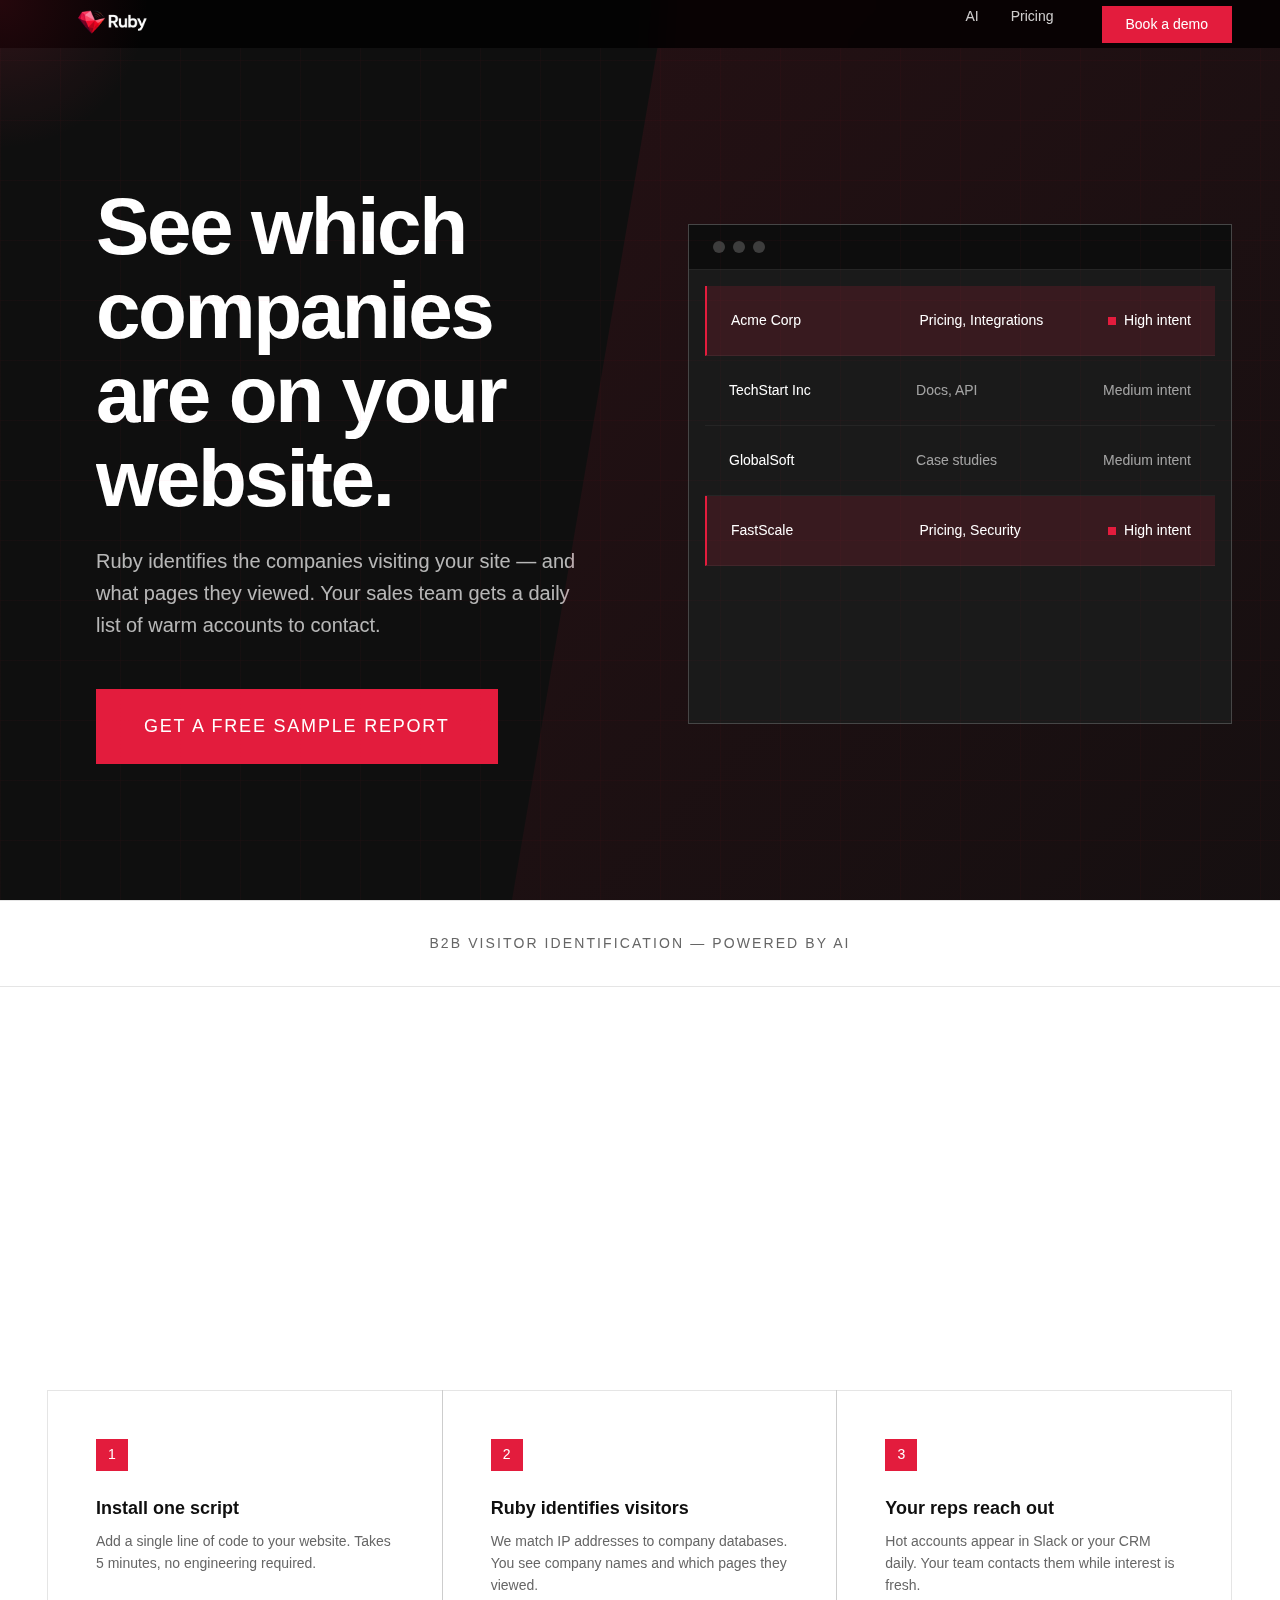
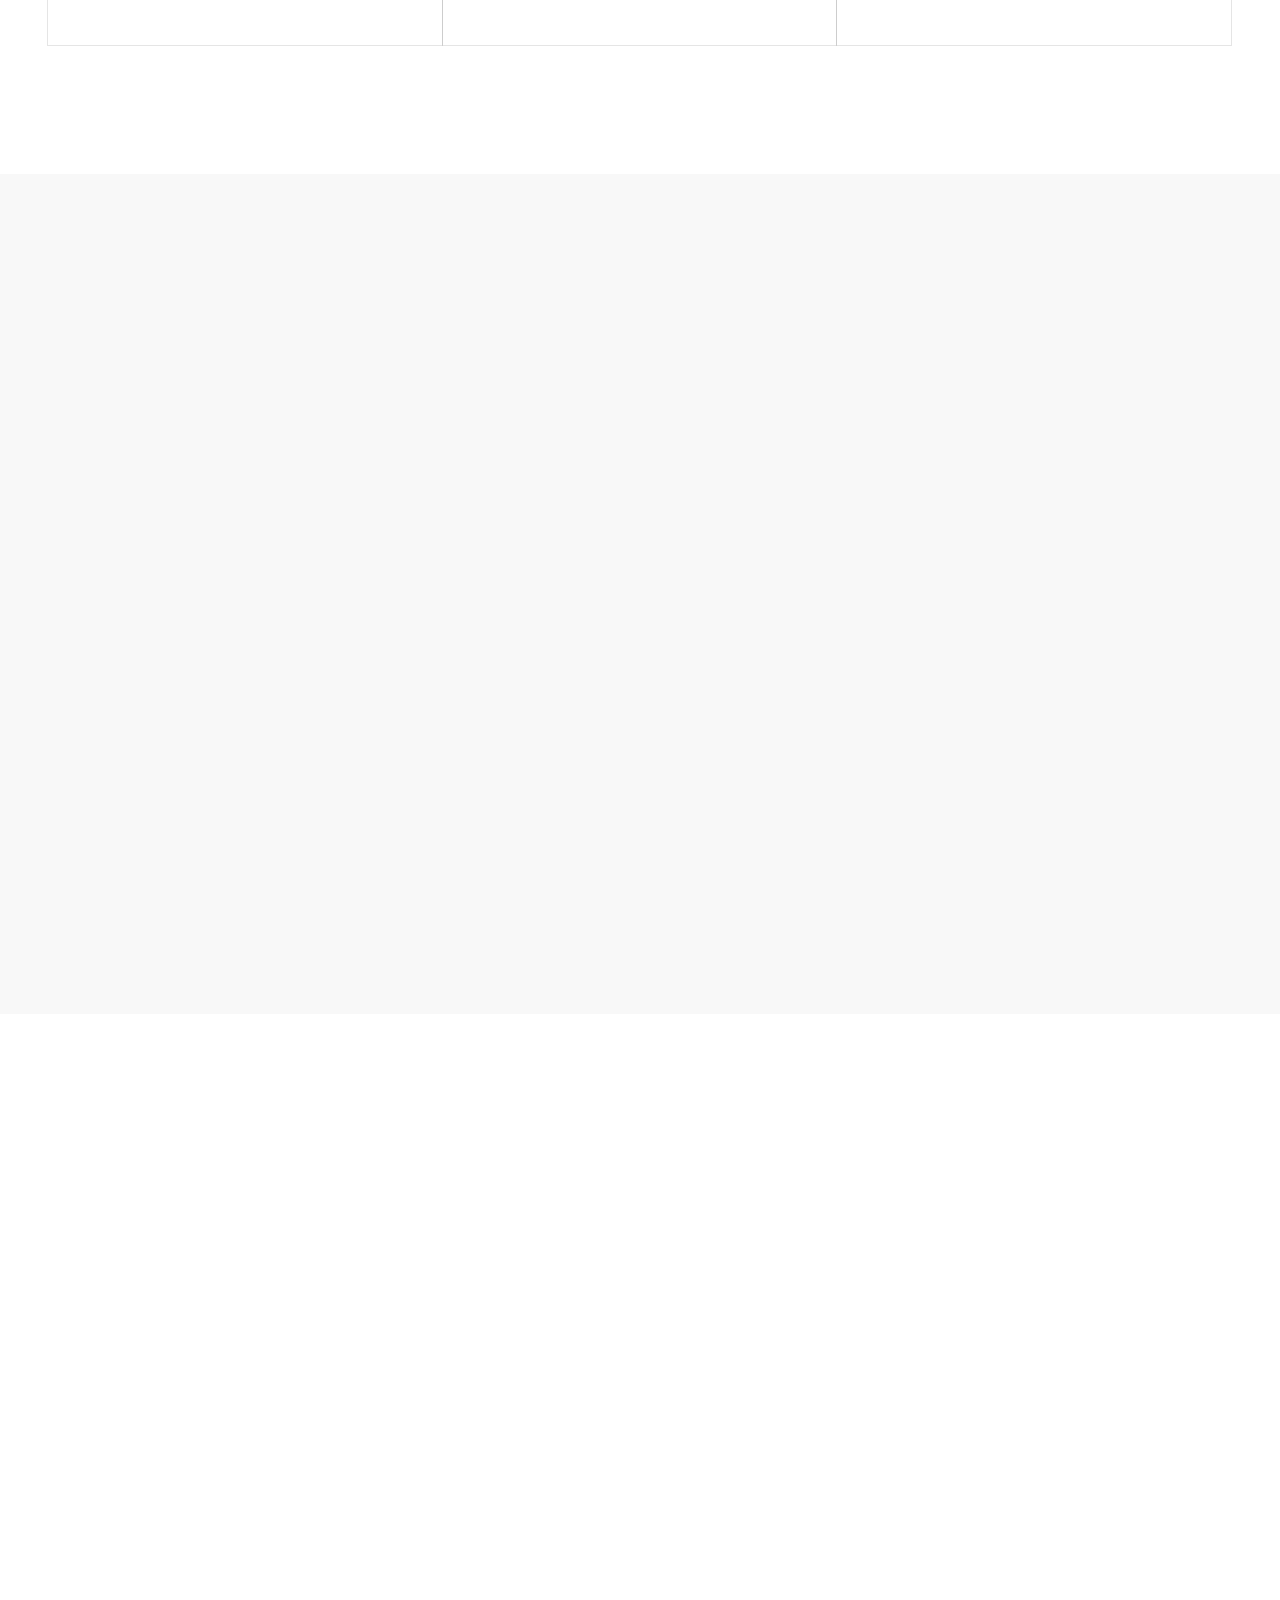
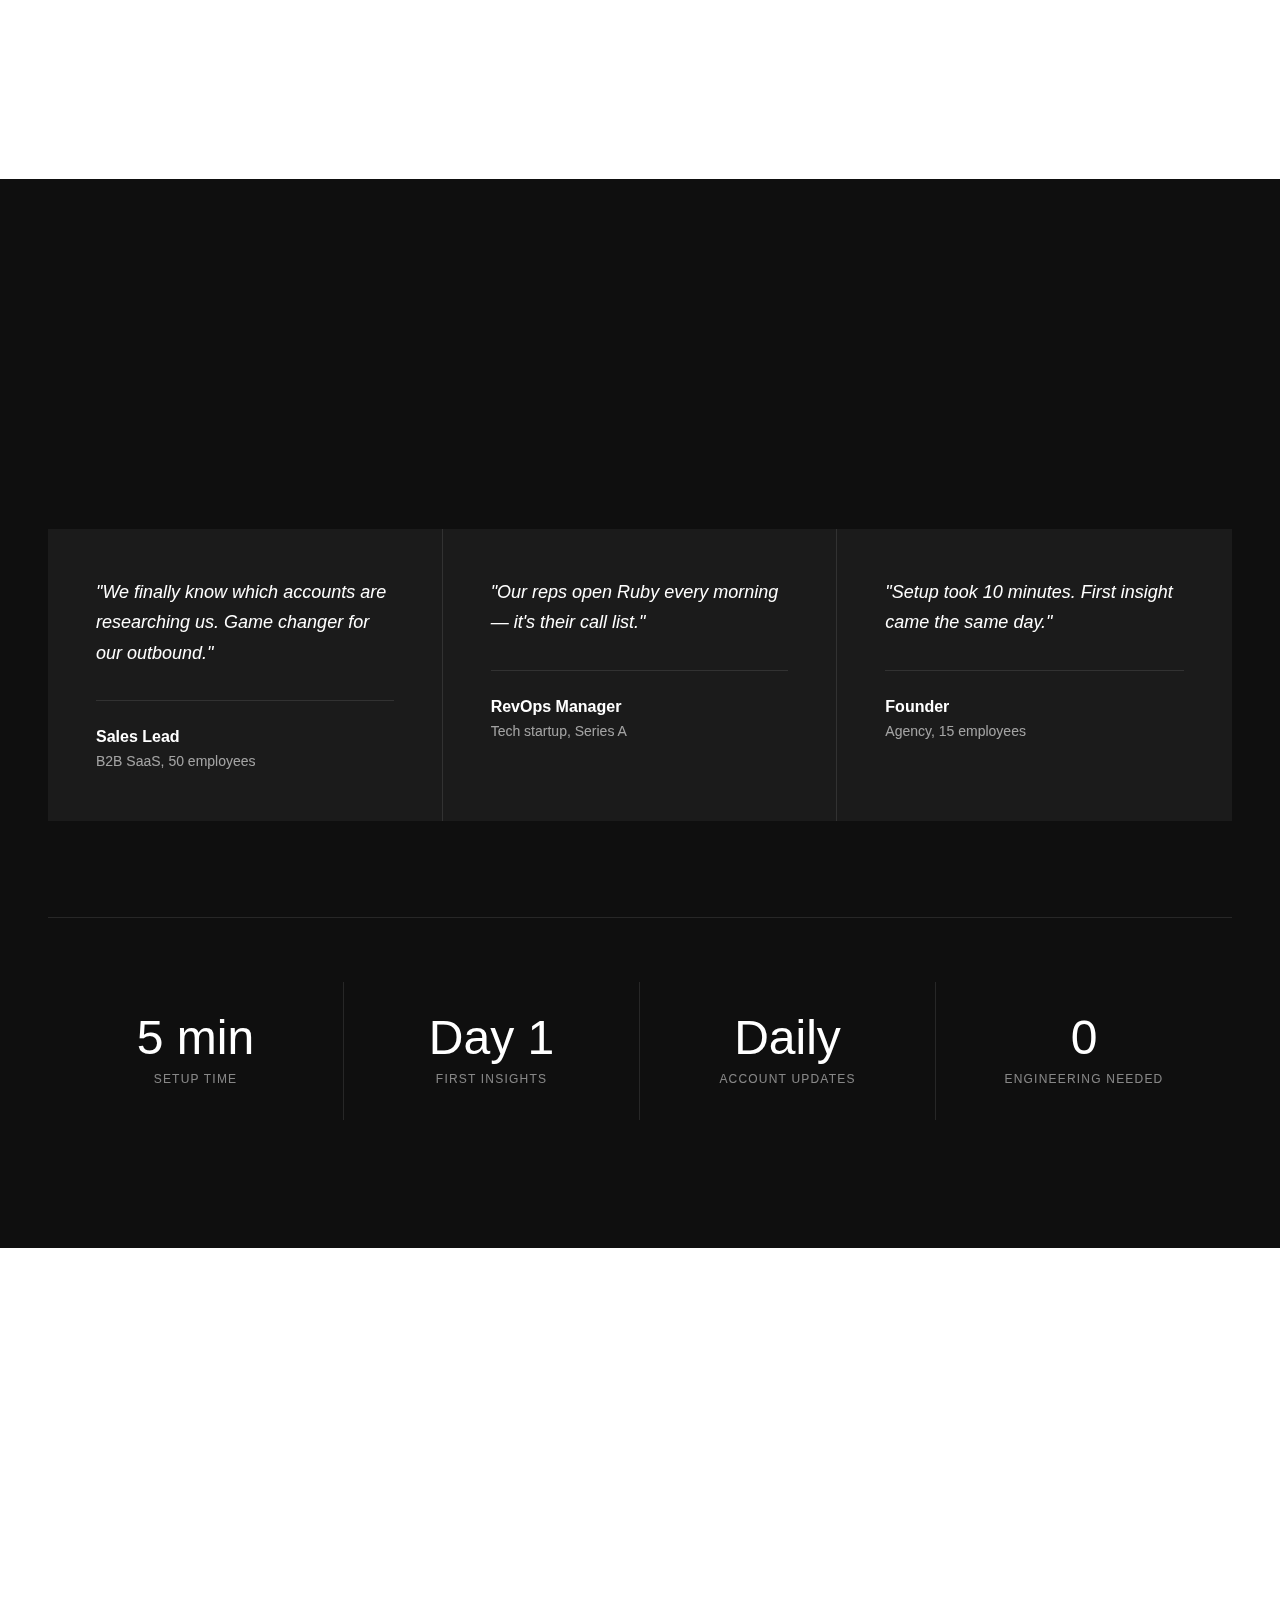
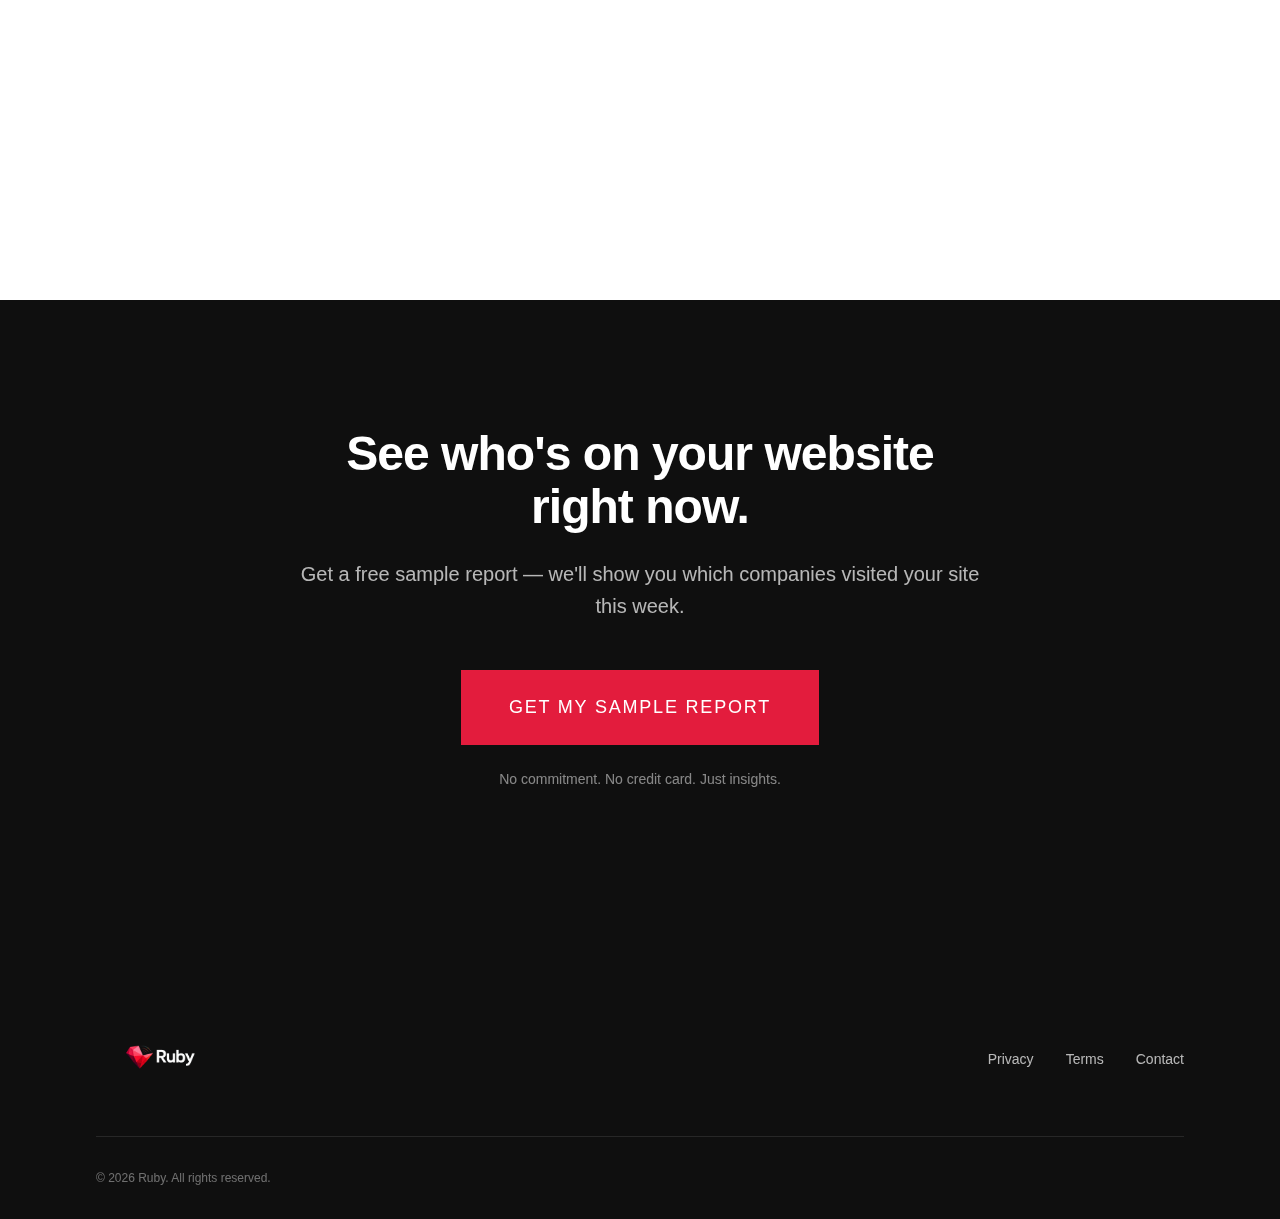
<file: index.html>
<!DOCTYPE html>
<html lang="en">
<head>
    <meta charset="UTF-8">
    <meta name="viewport" content="width=device-width, initial-scale=1.0">
    <meta name="description" content="Ruby turns anonymous website traffic into a daily list of target accounts to contact. See which companies visit your site and what they care about.">
    <meta name="keywords" content="account identification, website visitors, B2B sales, intent data, lead generation">
    
    <title>Ruby — See which companies are on your website</title>
    
    <link rel="icon" type="image/png" href="assets/images/logo.png">
    <link rel="stylesheet" href="css/style.css">
</head>
<body>
    <!-- Header -->
    <header class="header">
        <div class="header__inner">
            <a href="index.html" class="header__logo"><img src="assets/images/logo.png" alt="Ruby" class="header__logo-img"></a>
            <nav class="header__nav">
                <a href="ai.html" class="header__link">AI</a>
                <a href="pricing.html" class="header__link">Pricing</a>
                <a href="demo.html" class="header__link header__link--cta">Book a demo</a>
            </nav>
            <button class="header__menu-btn" aria-label="Menu">☰</button>
        </div>
    </header>

    <main>
        <!-- Hero Section -->
        <section class="hero">
            <div class="hero__content">
                <h1 class="headline-large hero__title">
                    See which companies are on your website.
                </h1>
                <p class="body-large hero__subtitle">
                    Ruby identifies the companies visiting your site — and what pages they viewed. Your sales team gets a daily list of warm accounts to contact.
                </p>
                <div class="btn-group hero__buttons">
                    <a href="demo.html" class="btn btn--primary btn--large">Get a free sample report</a>
                </div>
            </div>
            <div class="hero__image">
                <div class="hero__mockup">
                    <div class="mockup__header">
                        <span class="mockup__dot"></span>
                        <span class="mockup__dot"></span>
                        <span class="mockup__dot"></span>
                    </div>
                    <div class="mockup__content">
                        <div class="mockup__row mockup__row--hot">
                            <span class="mockup__company">Acme Corp</span>
                            <span class="mockup__pages">Pricing, Integrations</span>
                            <span class="mockup__score">High intent</span>
                        </div>
                        <div class="mockup__row">
                            <span class="mockup__company">TechStart Inc</span>
                            <span class="mockup__pages">Docs, API</span>
                            <span class="mockup__score">Medium intent</span>
                        </div>
                        <div class="mockup__row">
                            <span class="mockup__company">GlobalSoft</span>
                            <span class="mockup__pages">Case studies</span>
                            <span class="mockup__score">Medium intent</span>
                        </div>
                        <div class="mockup__row mockup__row--hot">
                            <span class="mockup__company">FastScale</span>
                            <span class="mockup__pages">Pricing, Security</span>
                            <span class="mockup__score">High intent</span>
                        </div>
                    </div>
                </div>
            </div>
        </section>

        <!-- Social Proof -->
        <section class="social-proof">
            <div class="container--wide">
                <p class="social-proof__text">B2B visitor identification — Powered by AI</p>
            </div>
        </section>

        <!-- How it works -->
        <section class="how-it-works section">
            <div class="container--wide">
                <div class="features__header animate-on-scroll">
                    <div class="features__header-left">
                        <span class="label">How it works</span>
                        <h2 class="headline-medium">From anonymous traffic to actionable leads.</h2>
                    </div>
                </div>
                <div class="next-steps__grid">
                    <div class="step-card">
                        <div class="step-card__number">1</div>
                        <h3 class="step-card__title">Install one script</h3>
                        <p class="step-card__description">Add a single line of code to your website. Takes 5 minutes, no engineering required.</p>
                    </div>
                    <div class="step-card">
                        <div class="step-card__number">2</div>
                        <h3 class="step-card__title">Ruby identifies visitors</h3>
                        <p class="step-card__description">We match IP addresses to company databases. You see company names and which pages they viewed.</p>
                    </div>
                    <div class="step-card">
                        <div class="step-card__number">3</div>
                        <h3 class="step-card__title">Your reps reach out</h3>
                        <p class="step-card__description">Hot accounts appear in Slack or your CRM daily. Your team contacts them while interest is fresh.</p>
                    </div>
                </div>
            </div>
        </section>

        <!-- Use Cases -->
        <section class="use-cases-section section section--light">
            <div class="container--wide">
                <div class="features__header animate-on-scroll">
                    <div class="features__header-left">
                        <span class="label">Use cases</span>
                        <h2 class="headline-medium">Three ways sales teams use Ruby.</h2>
                    </div>
                </div>

                <div class="features__grid features__grid--3">
                    <article class="feature-card animate-on-scroll">
                        <div class="feature-card__icon">— 01</div>
                        <h3 class="feature-card__title">Turn anonymous traffic into pipeline</h3>
                        <p class="feature-card__description">
                            Most visitors never fill a form. Ruby reveals which target accounts are browsing your site — so you can follow up while interest is fresh.
                        </p>
                    </article>

                    <article class="feature-card animate-on-scroll">
                        <div class="feature-card__icon">— 02</div>
                        <h3 class="feature-card__title">Time your outbound perfectly</h3>
                        <p class="feature-card__description">
                            Your account list is static, but interest isn't. Ruby tells you when a target account starts researching — the perfect moment to reach out.
                        </p>
                    </article>

                    <article class="feature-card animate-on-scroll">
                        <div class="feature-card__icon">— 03</div>
                        <h3 class="feature-card__title">Prove your campaigns work</h3>
                        <p class="feature-card__description">
                            See which accounts came back after a campaign, which pages they viewed, and how activity changed week-over-week. Real attribution.
                        </p>
                    </article>
                </div>
            </div>
        </section>

        <!-- What you get -->
        <section class="features section">
            <div class="container--wide">
                <div class="features__header animate-on-scroll">
                    <div class="features__header-left">
                        <span class="label features__label">What you get</span>
                        <h2 class="headline-medium features__title">
                            Everything a rep needs.
                        </h2>
                    </div>
                </div>

                <div class="features__grid features__grid--4">
                    <article class="feature-card animate-on-scroll">
                        <div class="feature-card__icon">→</div>
                        <h3 class="feature-card__title">Company feed</h3>
                        <p class="feature-card__description">
                            A live list of companies visiting your site, ranked by intent. Updated daily.
                        </p>
                    </article>

                    <article class="feature-card animate-on-scroll">
                        <div class="feature-card__icon">→</div>
                        <h3 class="feature-card__title">Account timeline</h3>
                        <p class="feature-card__description">
                            First seen, last seen, pages touched, frequency. Full context at a glance.
                        </p>
                    </article>

                    <article class="feature-card animate-on-scroll">
                        <div class="feature-card__icon">→</div>
                        <h3 class="feature-card__title">AI intent scoring</h3>
                        <p class="feature-card__description">
                            Pricing, docs, integrations, security pages — all weighted by buying intent automatically.
                        </p>
                    </article>

                    <article class="feature-card animate-on-scroll">
                        <div class="feature-card__icon">→</div>
                        <h3 class="feature-card__title">Slack & CRM routing</h3>
                        <p class="feature-card__description">
                            Hot accounts sent to Slack or your CRM as a daily digest. Never miss a signal.
                        </p>
                    </article>
                </div>
            </div>
        </section>

        <!-- Testimonials -->
        <section class="testimonials section section--dark">
            <div class="container--wide">
                <div class="features__header animate-on-scroll">
                    <div class="features__header-left">
                        <span class="label" style="color: #e31c3d;">What teams say</span>
                        <h2 class="headline-medium" style="color: #fff;">Results in the first week.</h2>
                    </div>
                </div>

                <div class="quotes__grid">
                    <blockquote class="quote-card">
                        <p class="quote-card__text">"We finally know which accounts are researching us. Game changer for our outbound."</p>
                        <footer class="quote-card__author">
                            <span class="quote-card__name">Sales Lead</span>
                            <span class="quote-card__company">B2B SaaS, 50 employees</span>
                        </footer>
                    </blockquote>
                    <blockquote class="quote-card">
                        <p class="quote-card__text">"Our reps open Ruby every morning — it's their call list."</p>
                        <footer class="quote-card__author">
                            <span class="quote-card__name">RevOps Manager</span>
                            <span class="quote-card__company">Tech startup, Series A</span>
                        </footer>
                    </blockquote>
                    <blockquote class="quote-card">
                        <p class="quote-card__text">"Setup took 10 minutes. First insight came the same day."</p>
                        <footer class="quote-card__author">
                            <span class="quote-card__name">Founder</span>
                            <span class="quote-card__company">Agency, 15 employees</span>
                        </footer>
                    </blockquote>
                </div>

                <!-- Stats -->
                <div class="stats__grid stats__grid--inline">
                    <div class="stat-item stat-item--dark">
                        <div class="stat-item__value">5 min</div>
                        <div class="stat-item__label">Setup time</div>
                    </div>
                    <div class="stat-item stat-item--dark">
                        <div class="stat-item__value">Day 1</div>
                        <div class="stat-item__label">First insights</div>
                    </div>
                    <div class="stat-item stat-item--dark">
                        <div class="stat-item__value">Daily</div>
                        <div class="stat-item__label">Account updates</div>
                    </div>
                    <div class="stat-item stat-item--dark">
                        <div class="stat-item__value">0</div>
                        <div class="stat-item__label">Engineering needed</div>
                    </div>
                </div>
            </div>
        </section>

        <!-- AI Teaser -->
        <section class="ai-teaser section">
            <div class="container--wide">
                <div class="ai-teaser__inner animate-on-scroll">
                    <div class="ai-teaser__content">
                        <span class="label">Powered by AI</span>
                        <h2 class="headline-medium">Not just data. Decisions.</h2>
                        <p class="body-large">Ruby's AI doesn't just list visitors — it scores intent, generates summaries, and recommends next actions. Less analysis, more selling.</p>
                        <a href="ai.html" class="btn btn--secondary">Learn about our AI →</a>
                    </div>
                    <div class="ai-teaser__highlights">
                        <div class="ai-highlight">
                            <span class="ai-highlight__title">Intent Scoring</span>
                            <span class="ai-highlight__desc">AI predicts who's ready to buy</span>
                        </div>
                        <div class="ai-highlight">
                            <span class="ai-highlight__title">Smart Summaries</span>
                            <span class="ai-highlight__desc">Readable insights, not raw data</span>
                        </div>
                        <div class="ai-highlight">
                            <span class="ai-highlight__title">Next Actions</span>
                            <span class="ai-highlight__desc">Call, email, or nurture — AI decides</span>
                        </div>
                    </div>
                </div>
            </div>
        </section>

        <!-- CTA Section -->
        <section class="cta section">
            <div class="cta__content">
                <h2 class="headline-medium cta__title">
                    See who's on your website right now.
                </h2>
                <p class="body-large cta__description">
                    Get a free sample report — we'll show you which companies visited your site this week.
                </p>
                <div class="btn-group">
                    <a href="demo.html" class="btn btn--primary btn--large">Get my sample report</a>
                </div>
                <p class="cta__note">No commitment. No credit card. Just insights.</p>
            </div>
        </section>
    </main>

    <!-- Footer -->
    <footer class="footer">
        <div class="container--wide">
            <div class="footer__simple">
                <span class="footer__logo"><img src="assets/images/logo.png" alt="Ruby" class="footer__logo-img"></span>
                <nav class="footer__links-inline">
                    <a href="privacy.html" class="footer__link">Privacy</a>
                    <a href="terms.html" class="footer__link">Terms</a>
                    <a href="mailto:hello@getruby.io" class="footer__link">Contact</a>
                </nav>
            </div>
            <div class="footer__bottom">
                <p class="footer__copyright">© 2026 Ruby. All rights reserved.</p>
            </div>
        </div>
    </footer>

    <script src="js/main.js"></script>
</body>
</html>
</file>
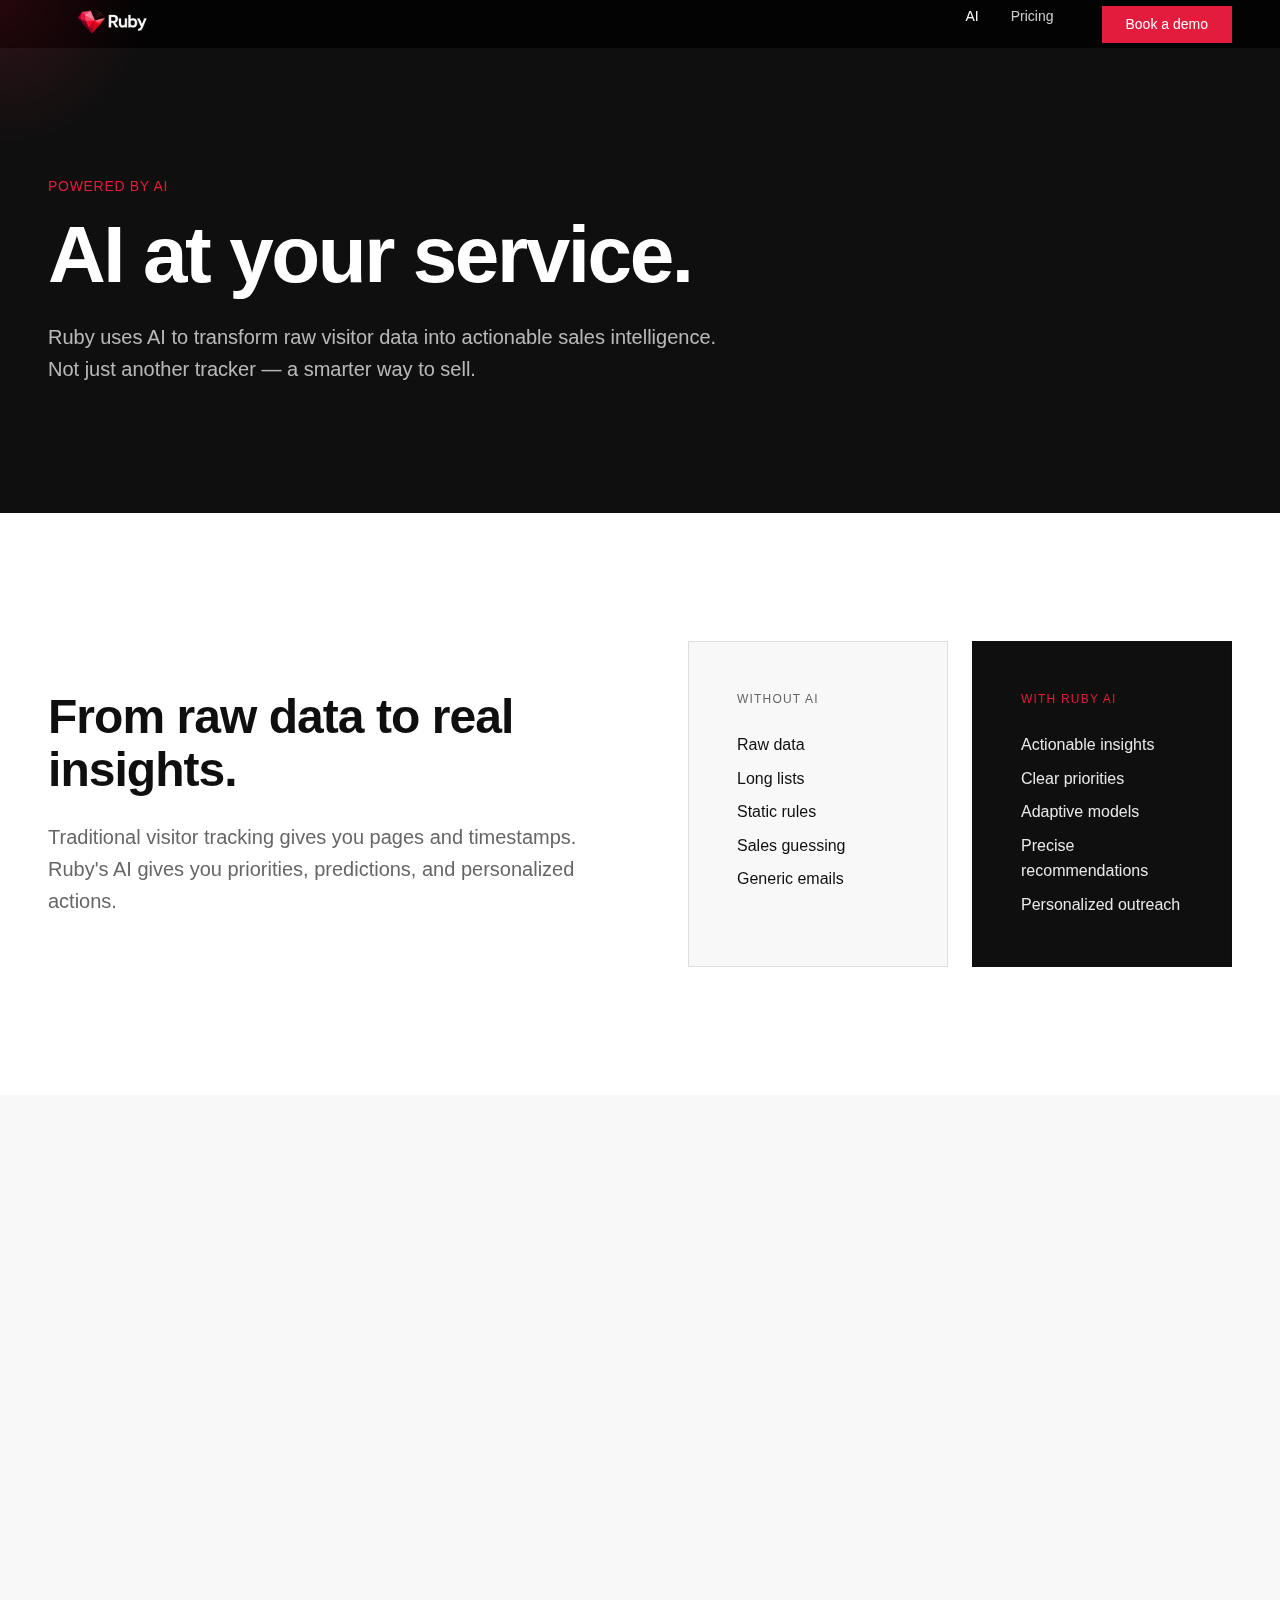
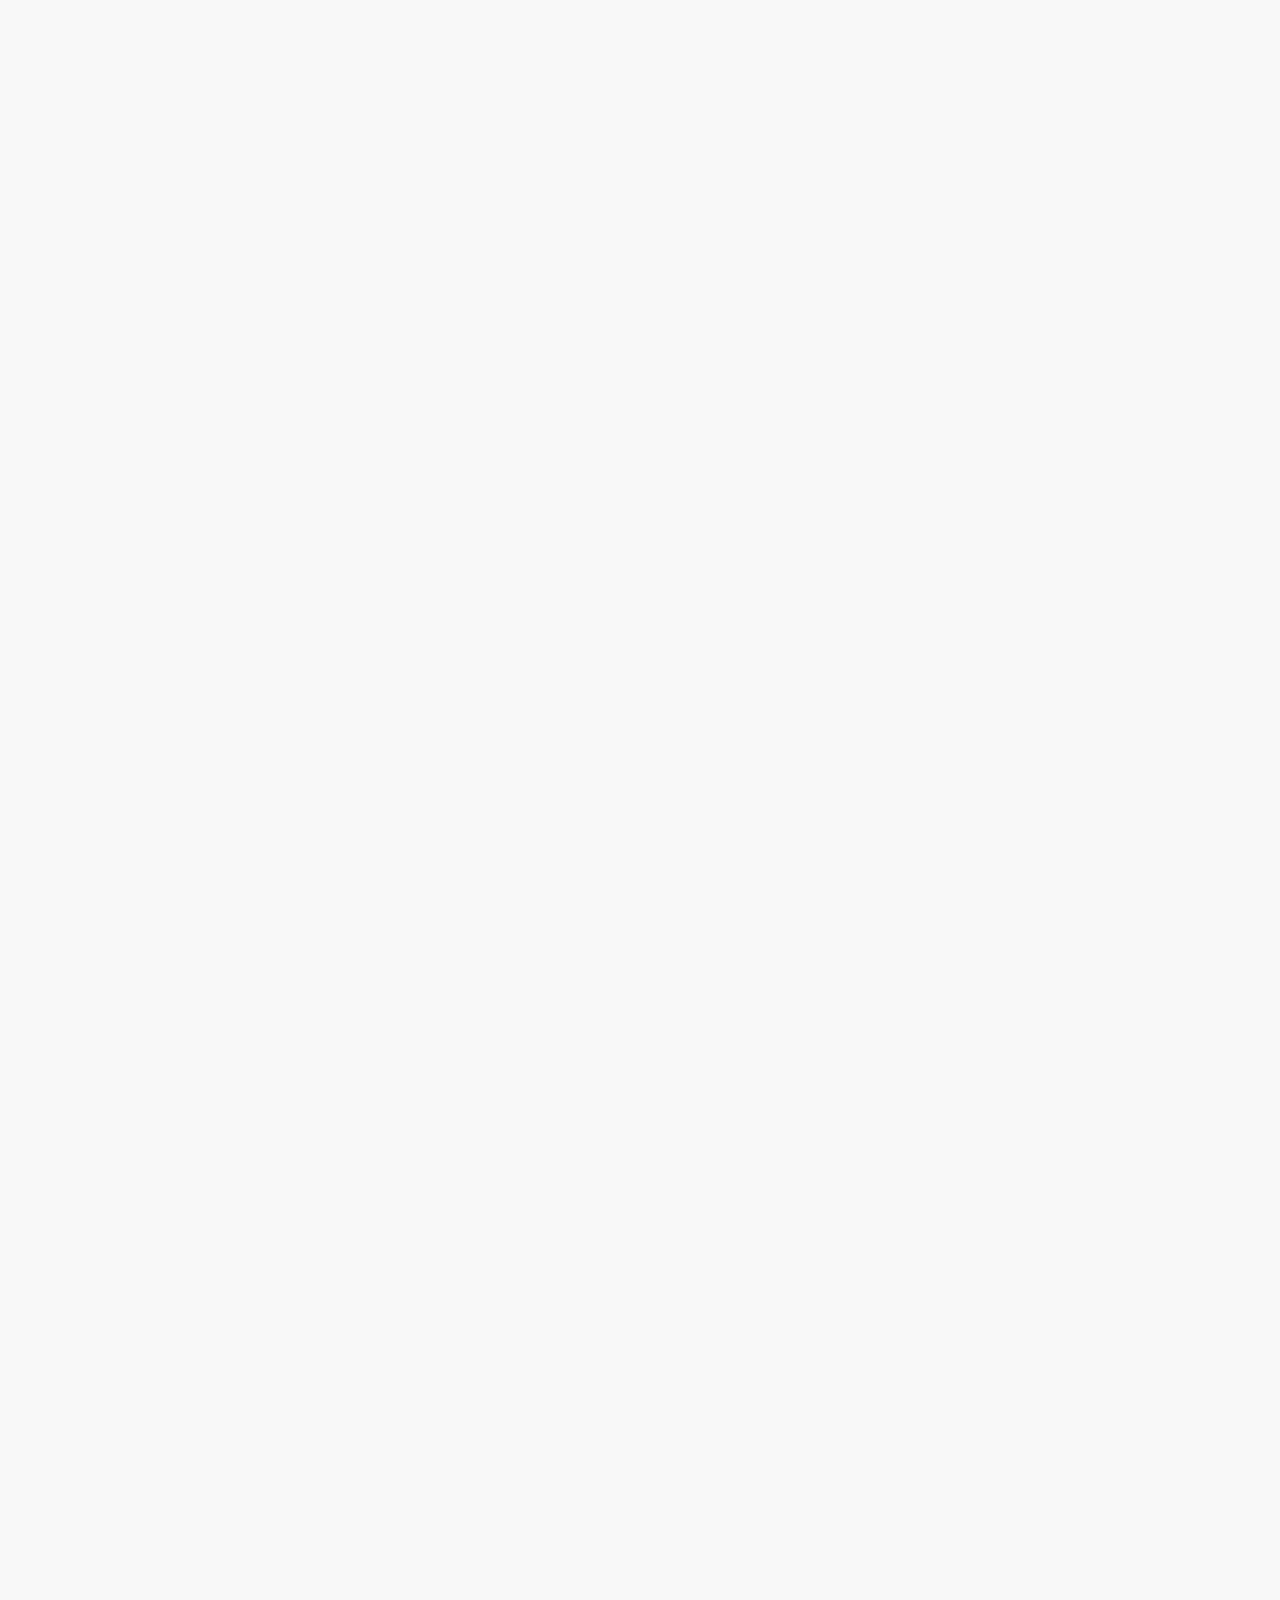
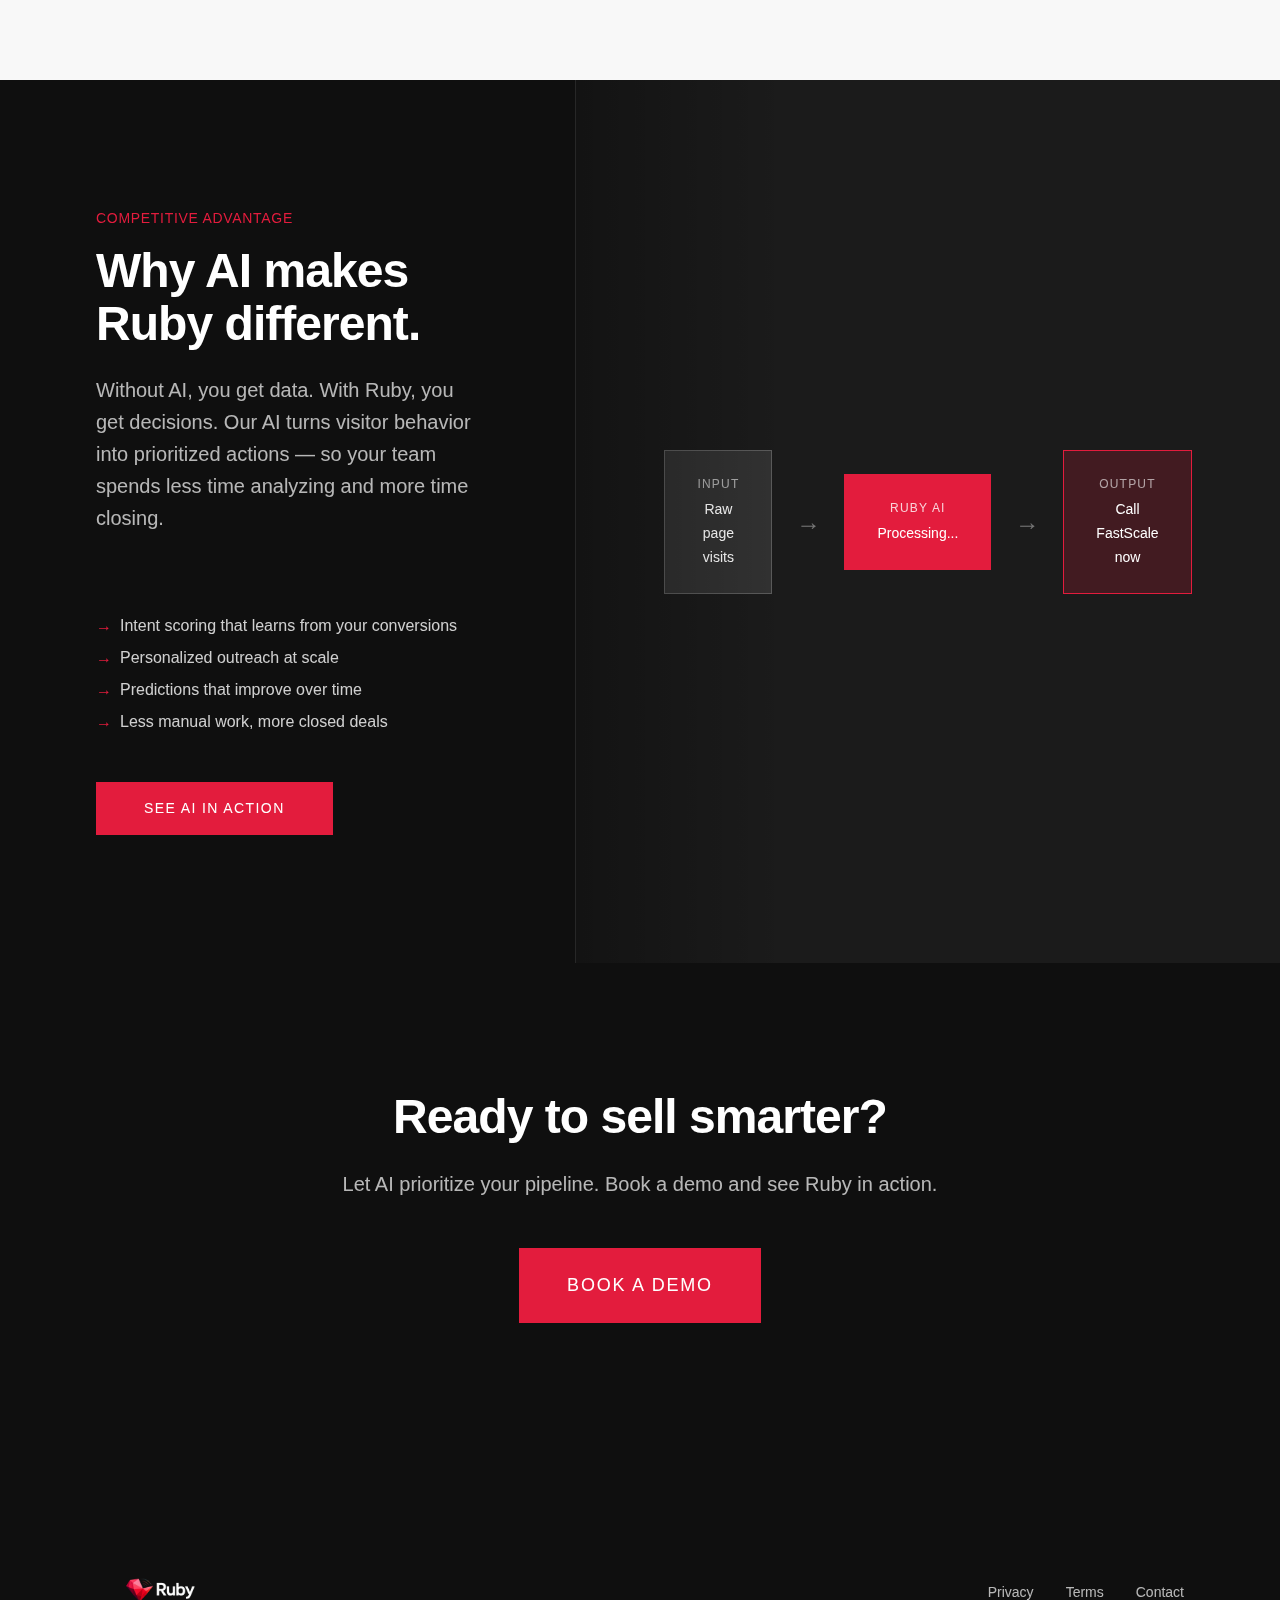
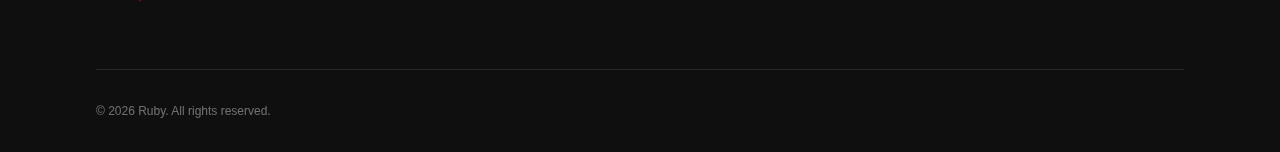
<file: ai.html>
<!DOCTYPE html>
<html lang="en">
<head>
    <meta charset="UTF-8">
    <meta name="viewport" content="width=device-width, initial-scale=1.0">
    <meta name="description" content="Discover how Ruby uses AI to transform raw visitor data into actionable sales intelligence. Intent scoring, smart summaries, predictive recommendations.">
    
    <title>AI at your service</title>
    
    <link rel="icon" type="image/png" href="assets/images/logo.png">
    <link rel="stylesheet" href="css/style.css">
</head>
<body>
    <!-- Header -->
    <header class="header">
        <div class="header__inner">
            <a href="index.html" class="header__logo"><img src="assets/images/logo.png" alt="Ruby" class="header__logo-img"></a>
            <nav class="header__nav">
                <a href="ai.html" class="header__link header__link--active">AI</a>
                <a href="pricing.html" class="header__link">Pricing</a>
                <a href="demo.html" class="header__link header__link--cta">Book a demo</a>
            </nav>
            <button class="header__menu-btn" aria-label="Menu">☰</button>
        </div>
    </header>

    <main>
        <!-- Page Header -->
        <section class="page-header page-header--dark">
            <div class="container--wide">
                <span class="label">Powered by AI</span>
                <h1 class="headline-large">AI at your service.</h1>
                <p class="body-large page-header__subtitle">Ruby uses AI to transform raw visitor data into actionable sales intelligence. Not just another tracker — a smarter way to sell.</p>
            </div>
        </section>

        <!-- Intro -->
        <section class="section">
            <div class="container--wide">
                <div class="ai-intro animate-on-scroll">
                    <div class="ai-intro__content">
                        <h2 class="headline-medium">From raw data to real insights.</h2>
                        <p class="body-large">Traditional visitor tracking gives you pages and timestamps. Ruby's AI gives you priorities, predictions, and personalized actions.</p>
                    </div>
                    <div class="ai-intro__comparison">
                        <div class="comparison-card comparison-card--before">
                            <span class="comparison-card__label">Without AI</span>
                            <ul class="comparison-card__list">
                                <li>Raw data</li>
                                <li>Long lists</li>
                                <li>Static rules</li>
                                <li>Sales guessing</li>
                                <li>Generic emails</li>
                            </ul>
                        </div>
                        <div class="comparison-card comparison-card--after">
                            <span class="comparison-card__label">With Ruby AI</span>
                            <ul class="comparison-card__list">
                                <li>Actionable insights</li>
                                <li>Clear priorities</li>
                                <li>Adaptive models</li>
                                <li>Precise recommendations</li>
                                <li>Personalized outreach</li>
                            </ul>
                        </div>
                    </div>
                </div>
            </div>
        </section>

        <!-- AI Features Grid -->
        <section class="features section section--light">
            <div class="container--wide">
                <div class="features__header animate-on-scroll">
                    <div class="features__header-left">
                        <span class="label features__label">AI Capabilities</span>
                        <h2 class="headline-medium features__title">10 ways AI makes Ruby smarter.</h2>
                    </div>
                </div>

                <div class="features__grid features__grid--3">
                    <!-- Feature 1 -->
                    <article class="feature-card feature-card--ai animate-on-scroll">
                        <div class="feature-card__icon">— 01</div>
                        <h3 class="feature-card__title">Intent Scoring</h3>
                        <p class="feature-card__description">
                            AI predicts buying intent based on pages viewed, visit sequence, time spent, and account history. No more manual rules — the model learns what actually converts.
                        </p>
                        <div class="feature-card__example">
                            <span class="example-label">Example</span>
                            <span class="example-text">High Intent → FastScale visited pricing 3x this week</span>
                        </div>
                    </article>

                    <!-- Feature 2 -->
                    <article class="feature-card feature-card--ai animate-on-scroll">
                        <div class="feature-card__icon">— 02</div>
                        <h3 class="feature-card__title">Smart Summaries</h3>
                        <p class="feature-card__description">
                            AI generates readable summaries for each account. Instead of raw page lists, get context your sales team can act on in seconds.
                        </p>
                        <div class="feature-card__example">
                            <span class="example-label">Before</span>
                            <span class="example-text">"Acme Corp – Pricing, Integrations, Docs"</span>
                        </div>
                        <div class="feature-card__example">
                            <span class="example-label">After AI</span>
                            <span class="example-text">"Acme Corp visited pricing and integrations 3x this week — buying interest in enterprise features."</span>
                        </div>
                    </article>

                    <!-- Feature 3 -->
                    <article class="feature-card feature-card--ai animate-on-scroll">
                        <div class="feature-card__icon">— 03</div>
                        <h3 class="feature-card__title">Predictive Recommendations</h3>
                        <p class="feature-card__description">
                            AI predicts which accounts are most likely to convert and recommends the best next action: call, email, or nurture.
                        </p>
                        <div class="feature-card__example">
                            <span class="example-label">AI says</span>
                            <span class="example-text">"Call FastScale now — probable conversion in 7 days"</span>
                        </div>
                    </article>

                    <!-- Feature 4 -->
                    <article class="feature-card feature-card--ai animate-on-scroll">
                        <div class="feature-card__icon">— 04</div>
                        <h3 class="feature-card__title">Personalized Emails</h3>
                        <p class="feature-card__description">
                            For each identified account, Ruby generates personalized email templates based on pages viewed and detected intent.
                        </p>
                        <div class="feature-card__example">
                            <span class="example-label">Generated</span>
                            <span class="example-text">"Hi [Name], noticed you checked our integrations page twice — can I help with pricing?"</span>
                        </div>
                    </article>

                    <!-- Feature 5 -->
                    <article class="feature-card feature-card--ai animate-on-scroll">
                        <div class="feature-card__icon">— 05</div>
                        <h3 class="feature-card__title">Smart Segmentation</h3>
                        <p class="feature-card__description">
                            AI clusters accounts into interest groups: security-focused, integration-seekers, documentation readers. Spot patterns invisible to the human eye.
                        </p>
                    </article>

                    <!-- Feature 6 -->
                    <article class="feature-card feature-card--ai animate-on-scroll">
                        <div class="feature-card__icon">— 06</div>
                        <h3 class="feature-card__title">Campaign Analytics</h3>
                        <p class="feature-card__description">
                            AI correlates campaigns with page visits. Know which campaigns drive pricing visits and predict close rates.
                        </p>
                        <div class="feature-card__example">
                            <span class="example-label">Insight</span>
                            <span class="example-text">"This campaign drives 50% pricing visits → X% predicted closes"</span>
                        </div>
                    </article>

                    <!-- Feature 7 -->
                    <article class="feature-card feature-card--ai animate-on-scroll">
                        <div class="feature-card__icon">— 07</div>
                        <h3 class="feature-card__title">Auto-Enrichment</h3>
                        <p class="feature-card__description">
                            AI fetches public data to complete account profiles: company size, industry, tech stack, and B2B demographics.
                        </p>
                        <div class="feature-card__example">
                            <span class="example-label">Result</span>
                            <span class="example-text">"Enterprise account — high priority"</span>
                        </div>
                    </article>

                    <!-- Feature 8 -->
                    <article class="feature-card feature-card--ai animate-on-scroll">
                        <div class="feature-card__icon">— 08</div>
                        <h3 class="feature-card__title">Data Cleaning</h3>
                        <p class="feature-card__description">
                            Web data is noisy. AI groups company name variants, removes false positives, and normalizes entries. Cleaner pipeline, less noise.
                        </p>
                    </article>

                    <!-- Feature 9 -->
                    <article class="feature-card feature-card--ai animate-on-scroll">
                        <div class="feature-card__icon">— 09</div>
                        <h3 class="feature-card__title">AI Assistant</h3>
                        <p class="feature-card__description">
                            An integrated AI chat where sales can ask natural questions and get synthesized answers instantly.
                        </p>
                        <div class="feature-card__example">
                            <span class="example-label">Ask</span>
                            <span class="example-text">"Which accounts are hot this week?"</span>
                        </div>
                    </article>

                    <!-- Feature 10 -->
                    <article class="feature-card feature-card--ai animate-on-scroll">
                        <div class="feature-card__icon">— 10</div>
                        <h3 class="feature-card__title">Auto-Insights Dashboard</h3>
                        <p class="feature-card__description">
                            AI automatically highlights what matters: trending pages, rising segments, and priority actions.
                        </p>
                        <div class="feature-card__example">
                            <span class="example-label">Alert</span>
                            <span class="example-text">"FastScale is 3x more active than last week"</span>
                        </div>
                    </article>
                </div>
            </div>
        </section>

        <!-- Why AI matters -->
        <section class="showcase section">
            <div class="showcase__inner">
                <div class="showcase__content">
                    <span class="label showcase__label">Competitive advantage</span>
                    <h2 class="headline-medium showcase__title">
                        Why AI makes Ruby different.
                    </h2>
                    <p class="body-large showcase__description">
                        Without AI, you get data. With Ruby, you get decisions. Our AI turns visitor behavior into prioritized actions — so your team spends less time analyzing and more time closing.
                    </p>
                    <ul class="showcase__benefits">
                        <li><span class="bullet-icon">→</span> Intent scoring that learns from your conversions</li>
                        <li><span class="bullet-icon">→</span> Personalized outreach at scale</li>
                        <li><span class="bullet-icon">→</span> Predictions that improve over time</li>
                        <li><span class="bullet-icon">→</span> Less manual work, more closed deals</li>
                    </ul>
                    <div class="btn-group">
                        <a href="demo.html" class="btn btn--primary">See AI in action</a>
                    </div>
                </div>
                <div class="showcase__image">
                    <div class="showcase__visual showcase__visual--ai">
                        <div class="ai-visual">
                            <div class="ai-visual__item">
                                <span class="ai-visual__label">Input</span>
                                <span class="ai-visual__text">Raw page visits</span>
                            </div>
                            <div class="ai-visual__arrow">→</div>
                            <div class="ai-visual__item ai-visual__item--ai">
                                <span class="ai-visual__label">Ruby AI</span>
                                <span class="ai-visual__text">Processing...</span>
                            </div>
                            <div class="ai-visual__arrow">→</div>
                            <div class="ai-visual__item ai-visual__item--output">
                                <span class="ai-visual__label">Output</span>
                                <span class="ai-visual__text">Call FastScale now</span>
                            </div>
                        </div>
                    </div>
                </div>
            </div>
        </section>

        <!-- CTA -->
        <section class="cta section">
            <div class="cta__content">
                <h2 class="headline-medium cta__title">
                    Ready to sell smarter?
                </h2>
                <p class="body-large cta__description">
                    Let AI prioritize your pipeline. Book a demo and see Ruby in action.
                </p>
                <div class="btn-group">
                    <a href="demo.html" class="btn btn--primary btn--large">Book a demo</a>
                </div>
            </div>
        </section>
    </main>

    <!-- Footer -->
    <footer class="footer">
        <div class="container--wide">
            <div class="footer__simple">
                <span class="footer__logo"><img src="assets/images/logo.png" alt="Ruby" class="footer__logo-img"></span>
                <nav class="footer__links-inline">
                    <a href="privacy.html" class="footer__link">Privacy</a>
                    <a href="terms.html" class="footer__link">Terms</a>
                    <a href="mailto:hello@getruby.io" class="footer__link">Contact</a>
                </nav>
            </div>
            <div class="footer__bottom">
                <p class="footer__copyright">© 2026 Ruby. All rights reserved.</p>
            </div>
        </div>
    </footer>

    <script src="js/main.js"></script>
</body>
</html>
</file>
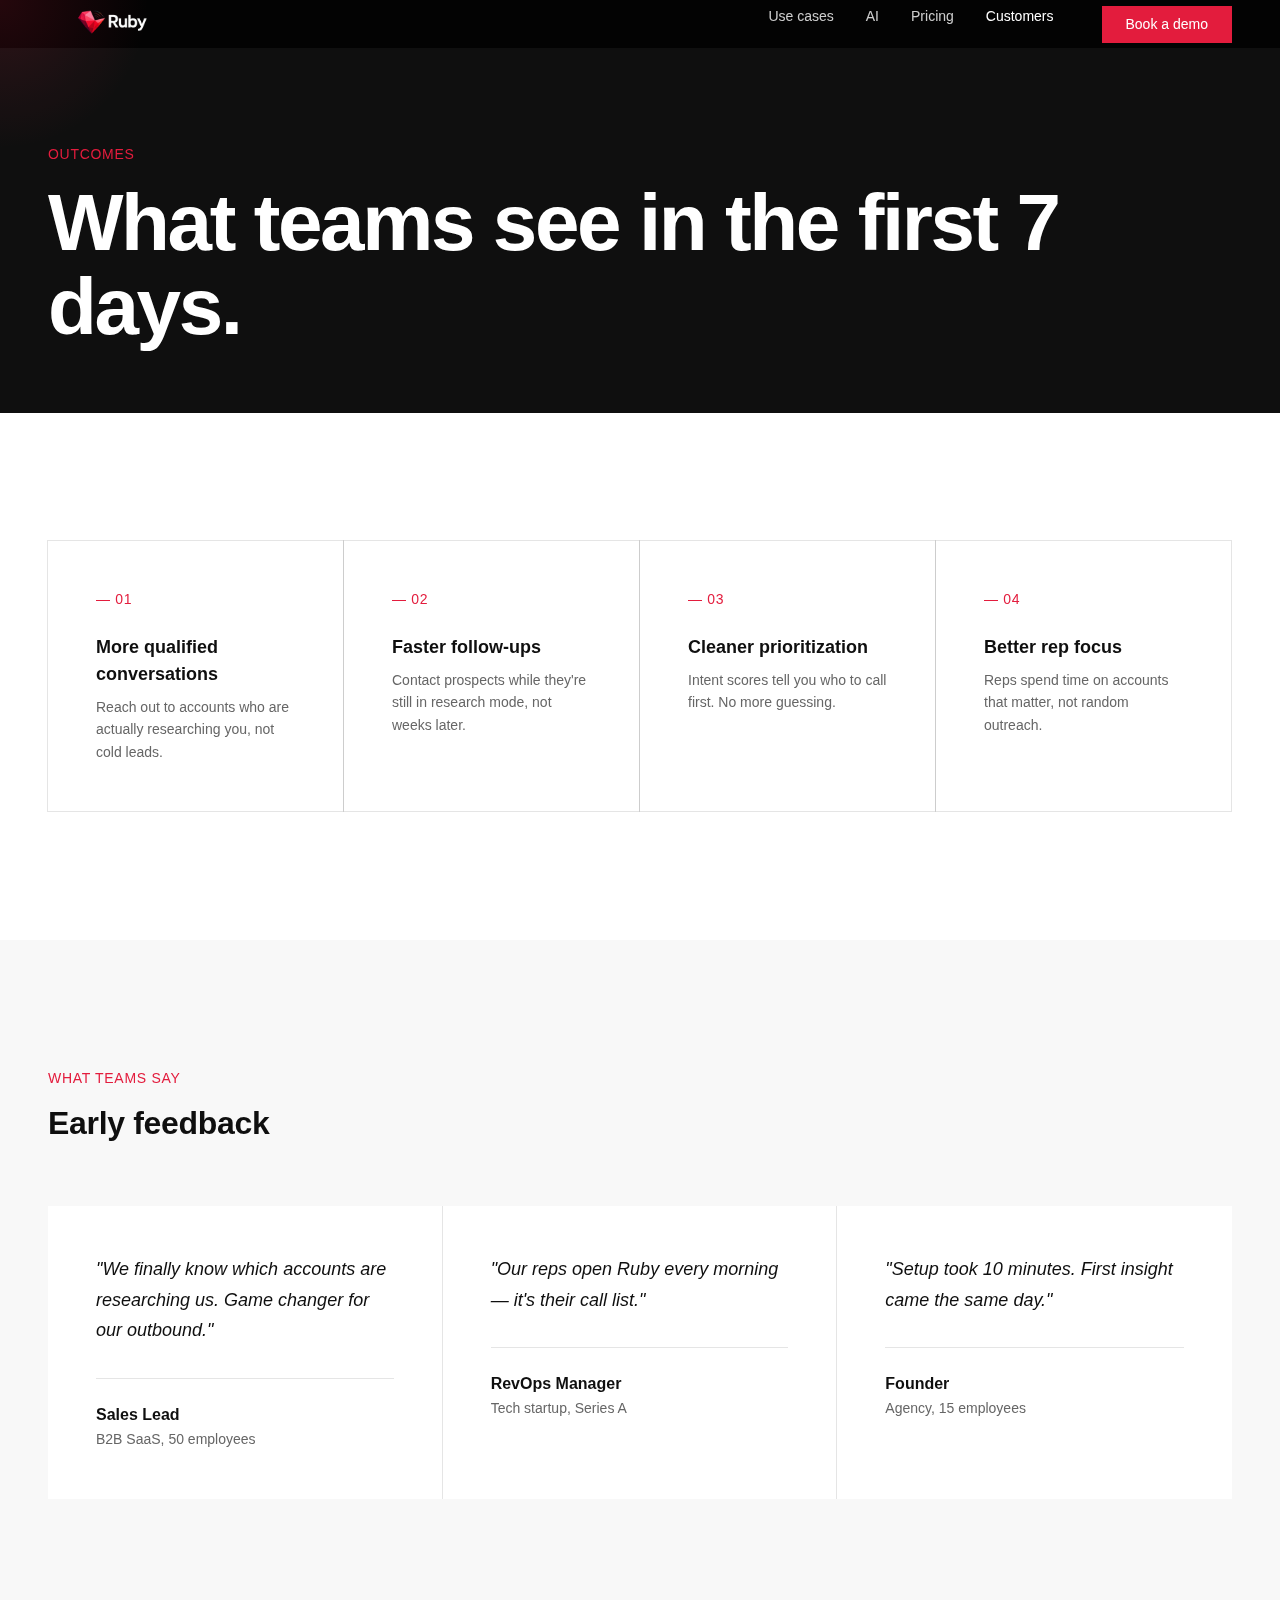
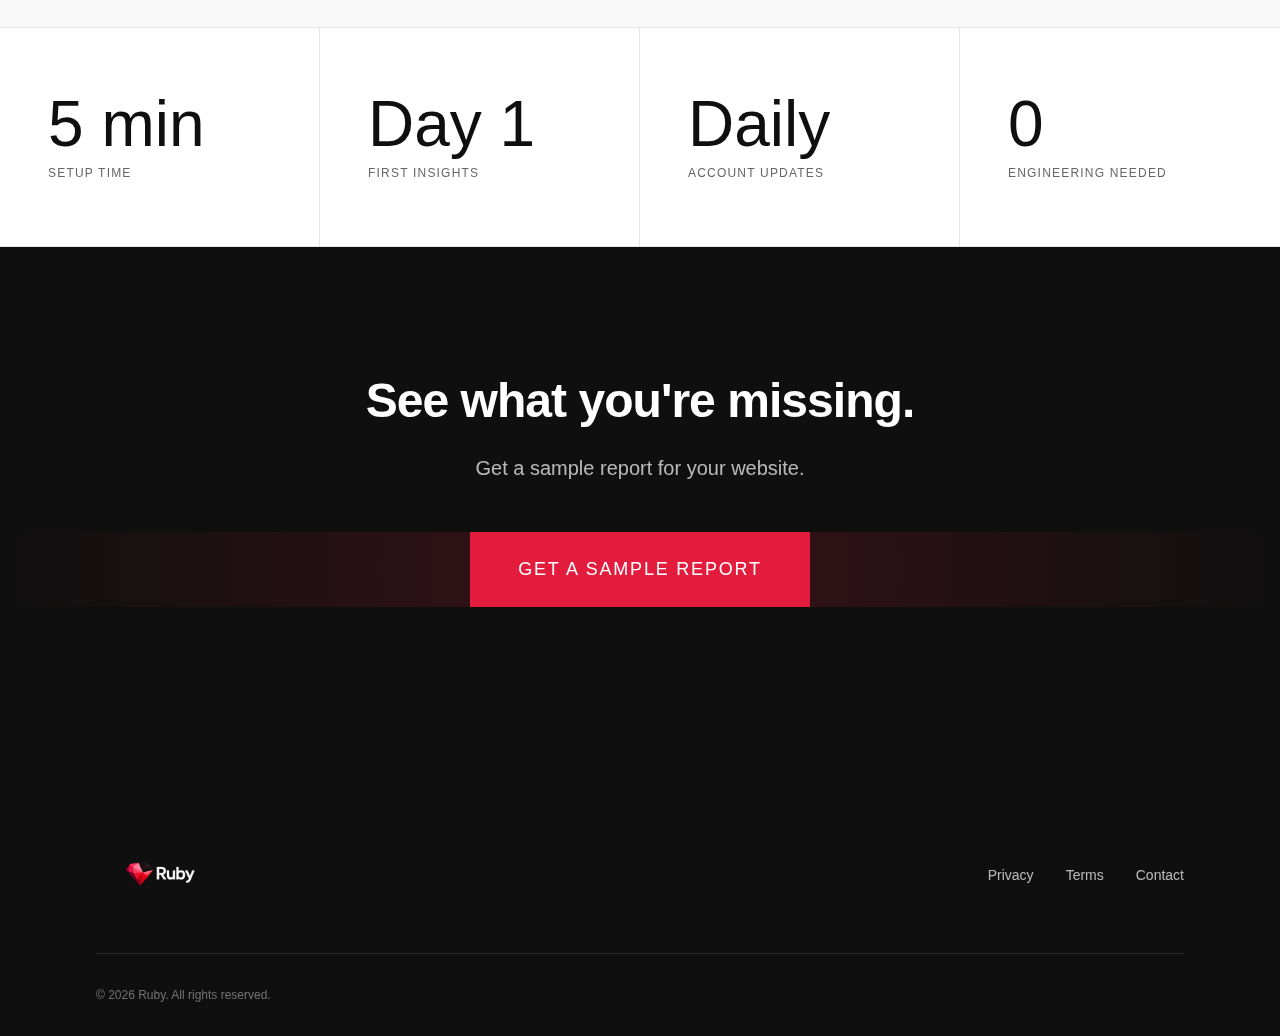
<file: customers.html>
<!DOCTYPE html>
<html lang="en">
<head>
    <meta charset="UTF-8">
    <meta name="viewport" content="width=device-width, initial-scale=1.0">
    <meta name="description" content="See what sales teams achieve with Ruby in their first 7 days.">
    
    <title>Customers</title>
    
    <link rel="icon" type="image/png" href="assets/images/logo.png">
    <link rel="stylesheet" href="css/style.css">
</head>
<body>
    <!-- Header -->
    <header class="header">
        <div class="header__inner">
            <a href="index.html" class="header__logo"><img src="assets/images/logo.png" alt="Ruby" class="header__logo-img"></a>
            <nav class="header__nav">
                <a href="use-cases.html" class="header__link">Use cases</a>
                <a href="ai.html" class="header__link">AI</a>
                <a href="pricing.html" class="header__link">Pricing</a>
                <a href="customers.html" class="header__link header__link--active">Customers</a>
                <a href="demo.html" class="header__link header__link--cta">Book a demo</a>
            </nav>
            <button class="header__menu-btn" aria-label="Menu">☰</button>
        </div>
    </header>

    <main>
        <!-- Page Header -->
        <section class="page-header">
            <div class="container--wide">
                <span class="label">Outcomes</span>
                <h1 class="headline-large">What teams see in the first 7 days.</h1>
            </div>
        </section>

        <!-- Outcomes Grid -->
        <section class="outcomes section">
            <div class="container--wide">
                <div class="outcomes__grid">
                    <div class="outcome-card">
                        <div class="outcome-card__icon">— 01</div>
                        <h3 class="outcome-card__title">More qualified conversations</h3>
                        <p class="outcome-card__description">Reach out to accounts who are actually researching you, not cold leads.</p>
                    </div>
                    <div class="outcome-card">
                        <div class="outcome-card__icon">— 02</div>
                        <h3 class="outcome-card__title">Faster follow-ups</h3>
                        <p class="outcome-card__description">Contact prospects while they're still in research mode, not weeks later.</p>
                    </div>
                    <div class="outcome-card">
                        <div class="outcome-card__icon">— 03</div>
                        <h3 class="outcome-card__title">Cleaner prioritization</h3>
                        <p class="outcome-card__description">Intent scores tell you who to call first. No more guessing.</p>
                    </div>
                    <div class="outcome-card">
                        <div class="outcome-card__icon">— 04</div>
                        <h3 class="outcome-card__title">Better rep focus</h3>
                        <p class="outcome-card__description">Reps spend time on accounts that matter, not random outreach.</p>
                    </div>
                </div>
            </div>
        </section>

        <!-- Quotes Section -->
        <section class="quotes section section--light">
            <div class="container--wide">
                <div class="quotes__header">
                    <span class="label">What teams say</span>
                    <h2 class="headline-small">Early feedback</h2>
                </div>
                <div class="quotes__grid">
                    <blockquote class="quote-card">
                        <p class="quote-card__text">"We finally know which accounts are researching us. Game changer for our outbound."</p>
                        <footer class="quote-card__author">
                            <span class="quote-card__name">Sales Lead</span>
                            <span class="quote-card__company">B2B SaaS, 50 employees</span>
                        </footer>
                    </blockquote>
                    <blockquote class="quote-card">
                        <p class="quote-card__text">"Our reps open Ruby every morning — it's their call list."</p>
                        <footer class="quote-card__author">
                            <span class="quote-card__name">RevOps Manager</span>
                            <span class="quote-card__company">Tech startup, Series A</span>
                        </footer>
                    </blockquote>
                    <blockquote class="quote-card">
                        <p class="quote-card__text">"Setup took 10 minutes. First insight came the same day."</p>
                        <footer class="quote-card__author">
                            <span class="quote-card__name">Founder</span>
                            <span class="quote-card__company">Agency, 15 employees</span>
                        </footer>
                    </blockquote>
                </div>
            </div>
        </section>

        <!-- Stats -->
        <section class="stats section">
            <div class="stats__grid">
                <div class="stat-item">
                    <div class="stat-item__value">5 min</div>
                    <div class="stat-item__label">Setup time</div>
                </div>
                <div class="stat-item">
                    <div class="stat-item__value">Day 1</div>
                    <div class="stat-item__label">First insights</div>
                </div>
                <div class="stat-item">
                    <div class="stat-item__value">Daily</div>
                    <div class="stat-item__label">Account updates</div>
                </div>
                <div class="stat-item">
                    <div class="stat-item__value">0</div>
                    <div class="stat-item__label">Engineering needed</div>
                </div>
            </div>
        </section>

        <!-- CTA -->
        <section class="cta section">
            <div class="cta__inner">
                <div class="cta__content">
                    <h2 class="headline-medium cta__title">See what you're missing.</h2>
                    <p class="body-large cta__description">Get a sample report for your website.</p>
                </div>
                <div class="cta__action">
                    <a href="demo.html" class="btn btn--primary btn--large">Get a sample report</a>
                </div>
            </div>
        </section>
    </main>

    <!-- Footer -->
    <footer class="footer">
        <div class="container--wide">
            <div class="footer__simple">
                <span class="footer__logo"><img src="assets/images/logo.png" alt="Ruby" class="footer__logo-img"></span>
                <nav class="footer__links-inline">
                    <a href="privacy.html" class="footer__link">Privacy</a>
                    <a href="terms.html" class="footer__link">Terms</a>
                    <a href="mailto:hello@getruby.io" class="footer__link">Contact</a>
                </nav>
            </div>
            <div class="footer__bottom">
                <p class="footer__copyright">© 2026 Ruby. All rights reserved.</p>
            </div>
        </div>
    </footer>

    <script src="js/main.js"></script>
</body>
</html>
</file>
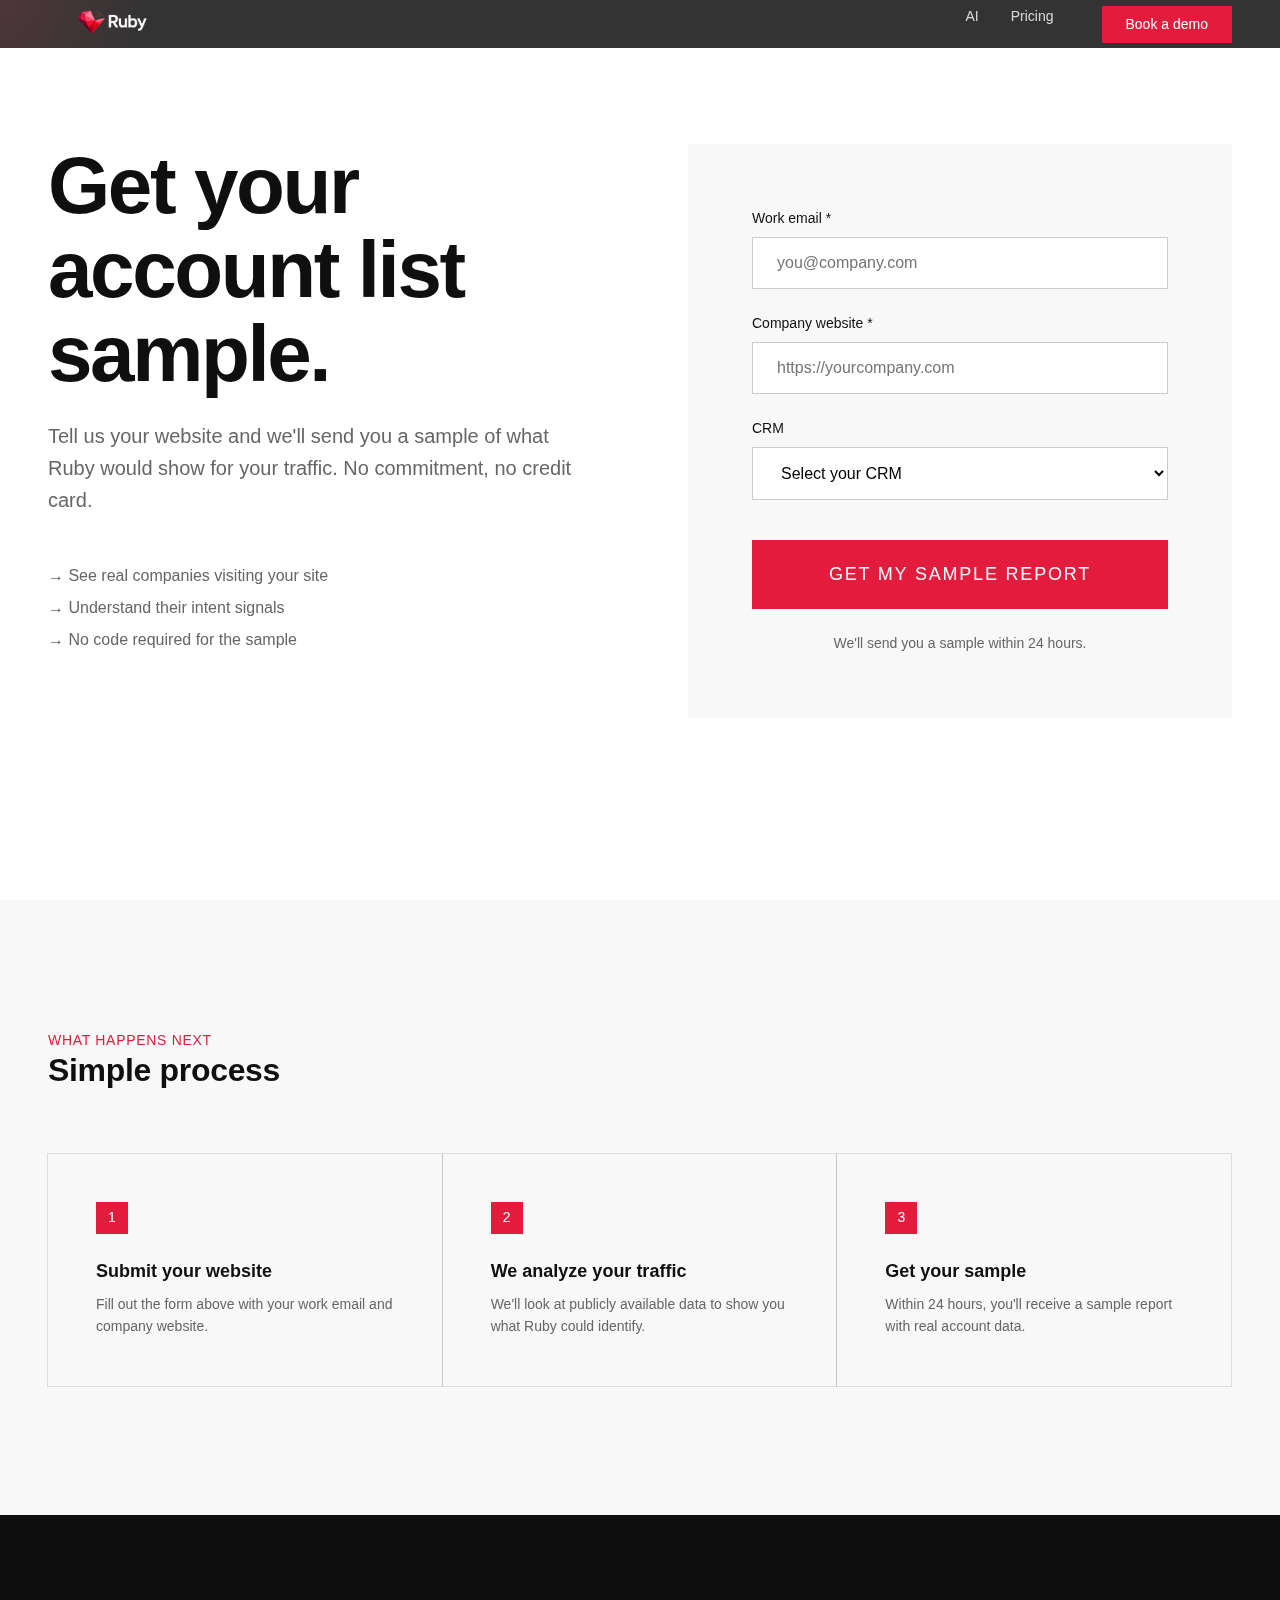
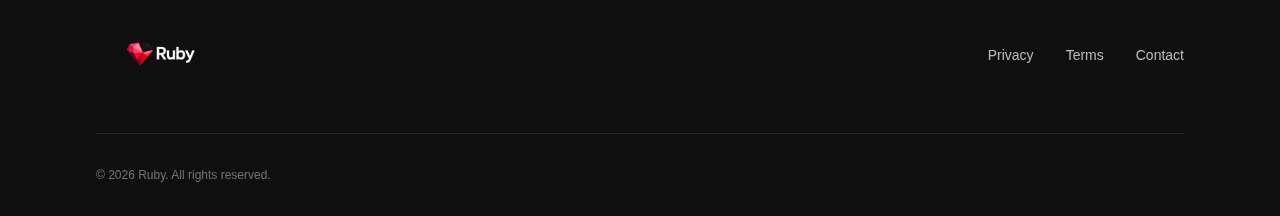
<file: demo.html>
<!DOCTYPE html>
<html lang="en">
<head>
    <meta charset="UTF-8">
    <meta name="viewport" content="width=device-width, initial-scale=1.0">
    <meta name="description" content="Book a demo or get a sample report. See which companies are visiting your website.">
    
    <title>Book a Demo</title>
    
    <link rel="icon" type="image/png" href="assets/images/logo.png">
    <link rel="stylesheet" href="css/style.css">
</head>
<body>
    <!-- Header -->
    <header class="header">
        <div class="header__inner">
            <a href="index.html" class="header__logo"><img src="assets/images/logo.png" alt="Ruby" class="header__logo-img"></a>
            <nav class="header__nav">
                <a href="ai.html" class="header__link">AI</a>
                <a href="pricing.html" class="header__link">Pricing</a>
                <a href="demo.html" class="header__link header__link--cta header__link--active">Book a demo</a>
            </nav>
            <button class="header__menu-btn" aria-label="Menu">☰</button>
        </div>
    </header>

    <main>
        <!-- Demo Section -->
        <section class="demo section" id="sample">
            <div class="demo__inner">
                <div class="demo__content">
                    <h1 class="headline-large demo__title">Get your account list sample.</h1>
                    <p class="body-large demo__description">
                        Tell us your website and we'll send you a sample of what Ruby would show for your traffic. No commitment, no credit card.
                    </p>
                    <ul class="demo__benefits">
                        <li>→ See real companies visiting your site</li>
                        <li>→ Understand their intent signals</li>
                        <li>→ No code required for the sample</li>
                    </ul>
                </div>
                <div class="demo__form-wrapper">
                    <form class="demo__form" id="demo-form">
                        <div class="form__group">
                            <label for="email" class="form__label">Work email *</label>
                            <input type="email" id="email" name="email" class="form__input" placeholder="you@company.com" required>
                        </div>
                        <div class="form__group">
                            <label for="website" class="form__label">Company website *</label>
                            <input type="url" id="website" name="website" class="form__input" placeholder="https://yourcompany.com" required>
                        </div>
                        <div class="form__group">
                            <label for="crm" class="form__label">CRM</label>
                            <select id="crm" name="crm" class="form__select">
                                <option value="">Select your CRM</option>
                                <option value="hubspot">HubSpot</option>
                                <option value="salesforce">Salesforce</option>
                                <option value="pipedrive">Pipedrive</option>
                                <option value="other">Other</option>
                                <option value="none">No CRM yet </option>
                            </select>
                        </div>
                        <button type="submit" class="btn btn--primary btn--large form__submit">Get my sample report</button>
                        <p class="form__note">We'll send you a sample within 24 hours.</p>
                    </form>
                    
                    <!-- Success Message (hidden by default) -->
                    <div class="demo__success" id="demo-success" style="display: none;">
                        <div class="success__icon">✓</div>
                        <h3 class="success__title">Request received!</h3>
                        <p class="success__message">We'll analyze your website traffic and send you a sample report within 24 hours. Check your inbox.</p>
                    </div>
                </div>
            </div>
        </section>

        <!-- What Happens Next -->
        <section class="next-steps section section--light">
            <div class="container--wide">
                <div class="next-steps__header">
                    <span class="label">What happens next</span>
                    <h2 class="headline-small">Simple process</h2>
                </div>
                <div class="next-steps__grid">
                    <div class="step-card">
                        <div class="step-card__number">1</div>
                        <h3 class="step-card__title">Submit your website</h3>
                        <p class="step-card__description">Fill out the form above with your work email and company website.</p>
                    </div>
                    <div class="step-card">
                        <div class="step-card__number">2</div>
                        <h3 class="step-card__title">We analyze your traffic</h3>
                        <p class="step-card__description">We'll look at publicly available data to show you what Ruby could identify.</p>
                    </div>
                    <div class="step-card">
                        <div class="step-card__number">3</div>
                        <h3 class="step-card__title">Get your sample</h3>
                        <p class="step-card__description">Within 24 hours, you'll receive a sample report with real account data.</p>
                    </div>
                </div>
            </div>
        </section>
    </main>

    <!-- Footer -->
    <footer class="footer">
        <div class="container--wide">
            <div class="footer__simple">
                <span class="footer__logo"><img src="assets/images/logo.png" alt="Ruby" class="footer__logo-img"></span>
                <nav class="footer__links-inline">
                    <a href="privacy.html" class="footer__link">Privacy</a>
                    <a href="terms.html" class="footer__link">Terms</a>
                    <a href="mailto:hello@getruby.io" class="footer__link">Contact</a>
                </nav>
            </div>
            <div class="footer__bottom">
                <p class="footer__copyright">© 2026 Ruby. All rights reserved.</p>
            </div>
        </div>
    </footer>

    <script src="js/main.js"></script>
    <script>
        // Form submission handler
        document.getElementById('demo-form').addEventListener('submit', function(e) {
            e.preventDefault();
            
            // Hide form, show success
            this.style.display = 'none';
            document.getElementById('demo-success').style.display = 'block';
            
            // Here you would normally send the data to your backend
            const formData = new FormData(this);
            console.log('Form submitted:', Object.fromEntries(formData));
        });
    </script>
</body>
</html>
</file>
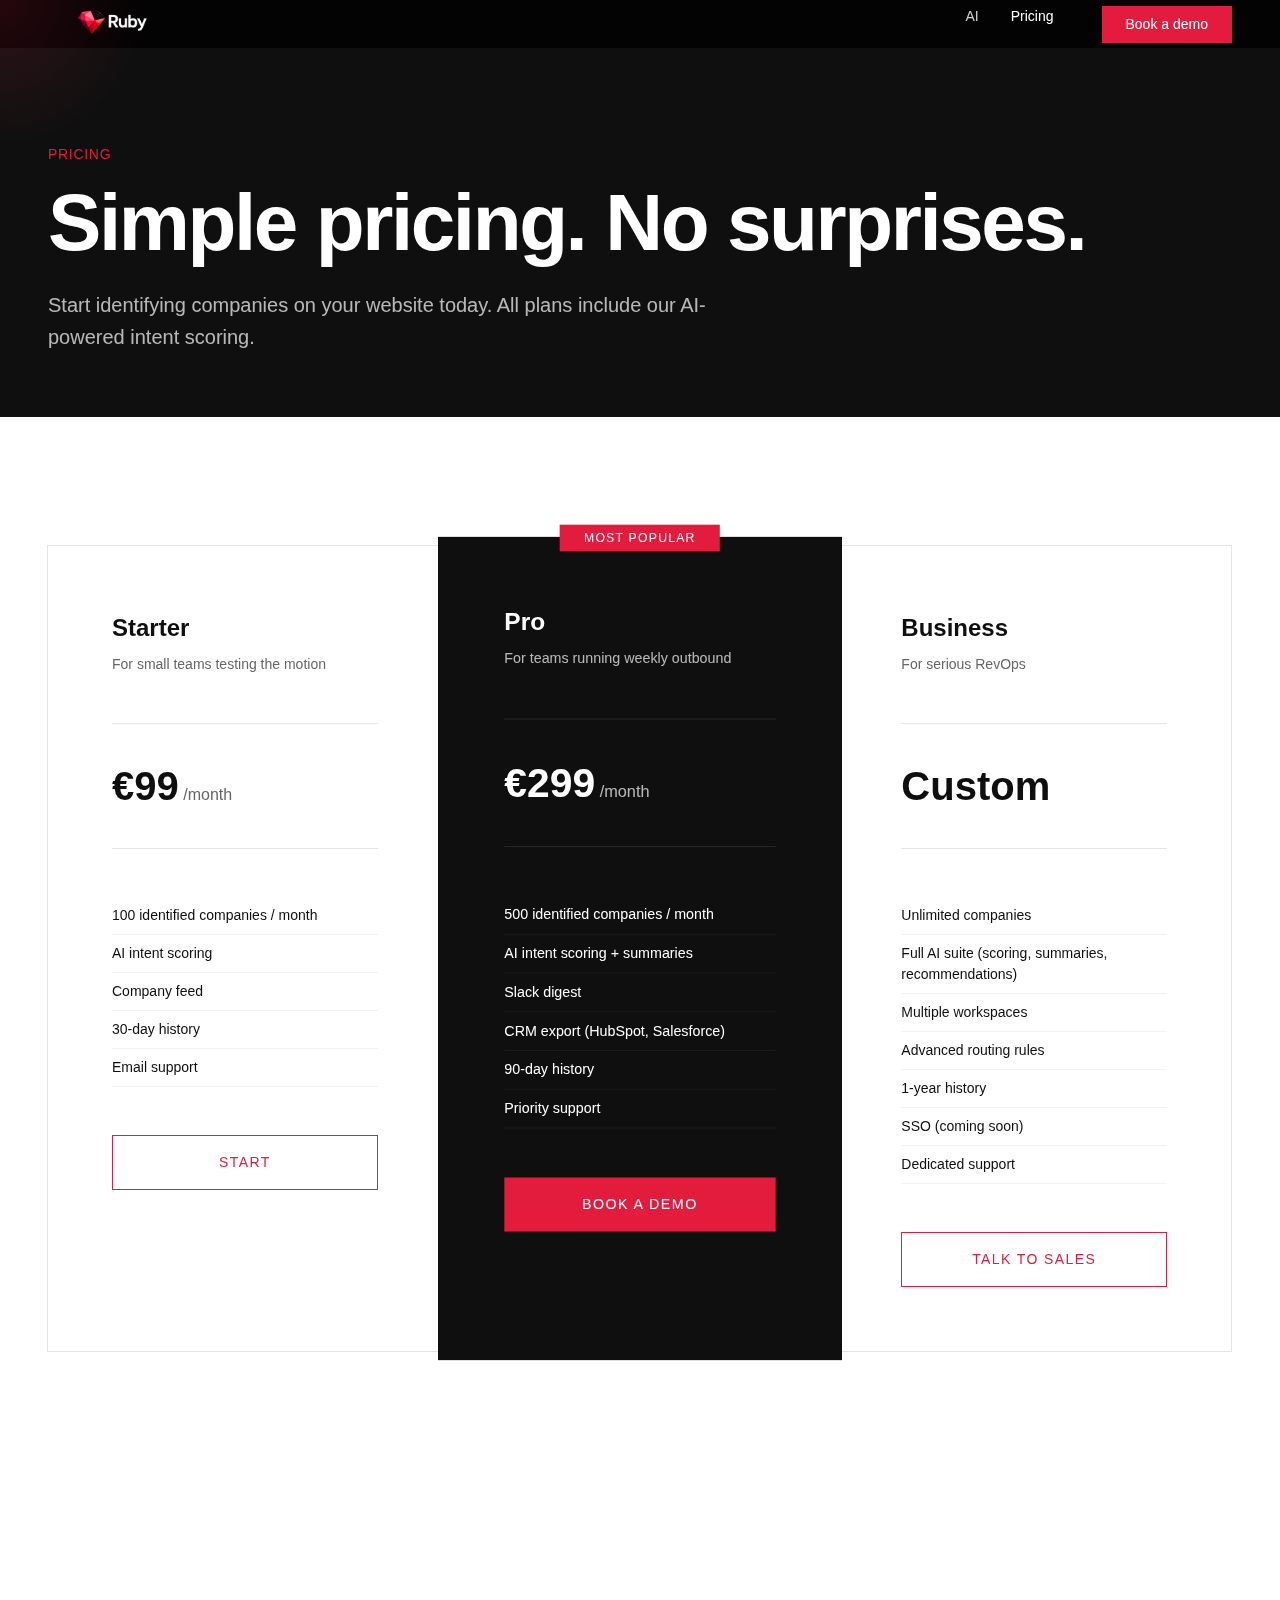
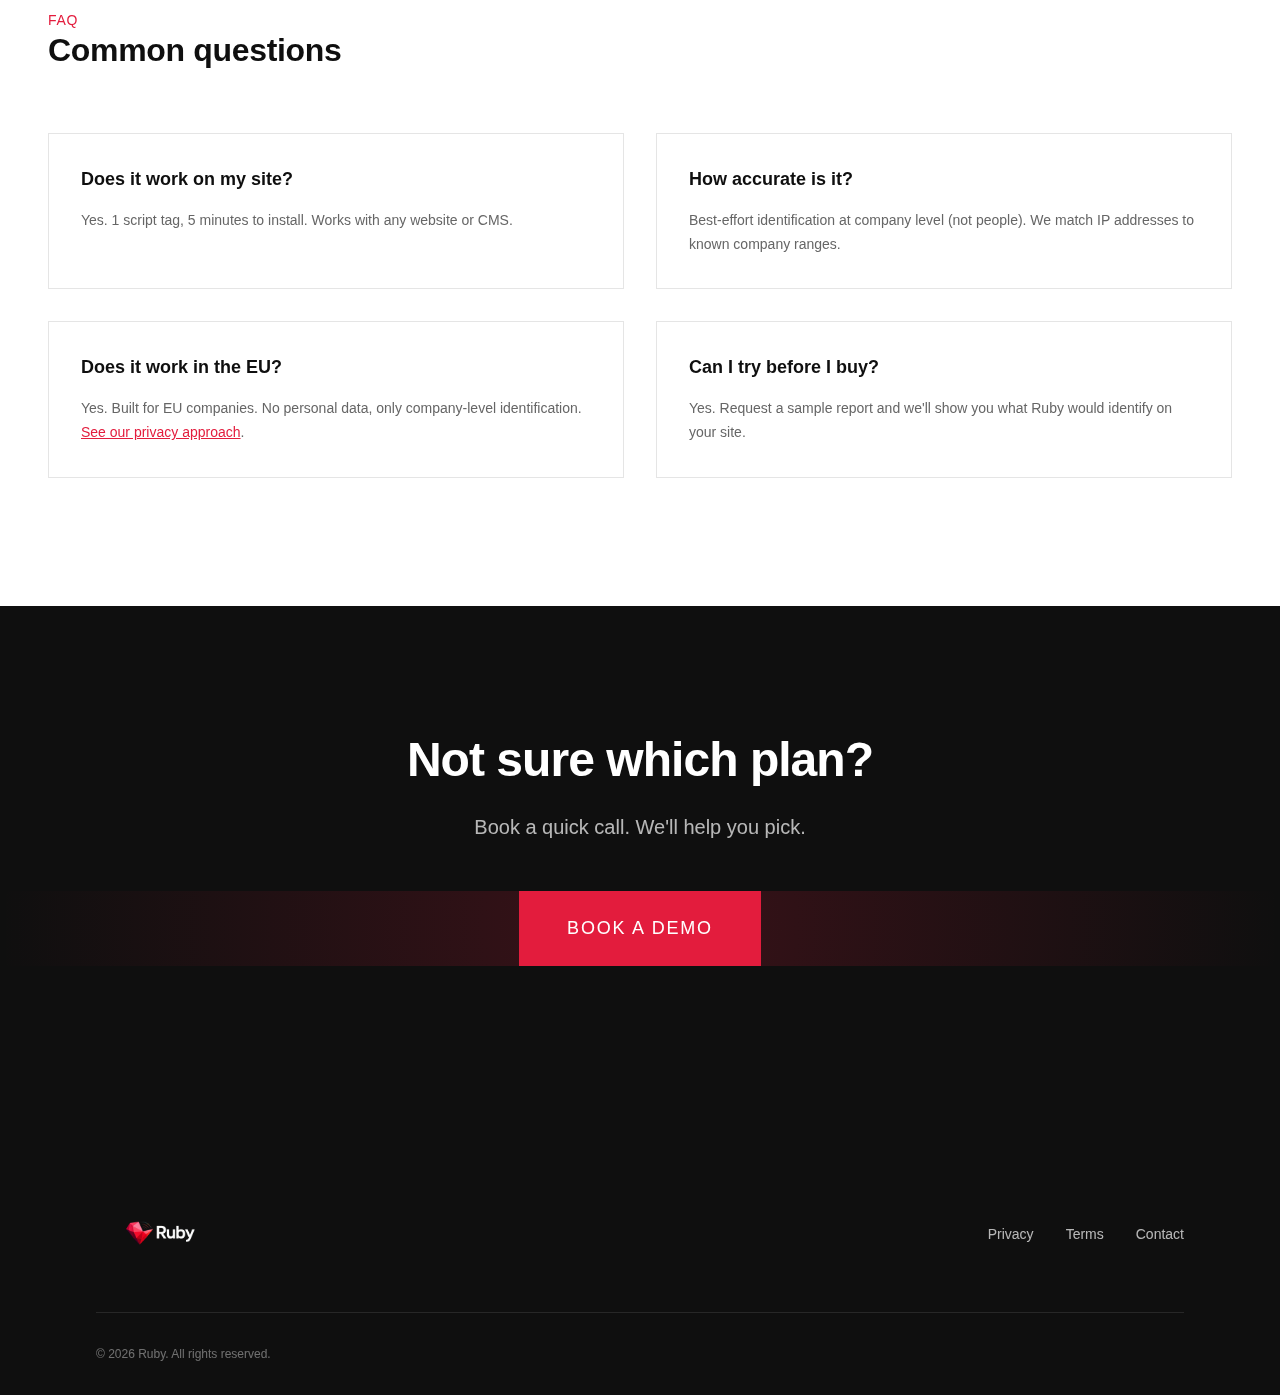
<file: pricing.html>
<!DOCTYPE html>
<html lang="en">
<head>
    <meta charset="UTF-8">
    <meta name="viewport" content="width=device-width, initial-scale=1.0">
    <meta name="description" content="Ruby pricing: plans for teams of all sizes. Start identifying companies on your website today.">
    
    <title>Pricing</title>
    
    <link rel="icon" type="image/png" href="assets/images/logo.png">
    <link rel="stylesheet" href="css/style.css">
</head>
<body>
    <!-- Header -->
    <header class="header">
        <div class="header__inner">
            <a href="index.html" class="header__logo"><img src="assets/images/logo.png" alt="Ruby" class="header__logo-img"></a>
            <nav class="header__nav">
                <a href="ai.html" class="header__link">AI</a>
                <a href="pricing.html" class="header__link header__link--active">Pricing</a>
                <a href="demo.html" class="header__link header__link--cta">Book a demo</a>
            </nav>
            <button class="header__menu-btn" aria-label="Menu">☰</button>
        </div>
    </header>

    <main>
        <!-- Page Header -->
        <section class="page-header">
            <div class="container--wide">
                <span class="label">Pricing</span>
                <h1 class="headline-large">Simple pricing. No surprises.</h1>
                <p class="body-large page-header__subtitle">Start identifying companies on your website today. All plans include our AI-powered intent scoring.</p>
            </div>
        </section>

        <!-- Pricing Cards -->
        <section class="pricing section">
            <div class="container--wide">
                <div class="pricing__grid">
                    <!-- Starter -->
                    <div class="pricing-card">
                        <div class="pricing-card__header">
                            <h3 class="pricing-card__name">Starter</h3>
                            <p class="pricing-card__tagline">For small teams testing the motion</p>
                        </div>
                        <div class="pricing-card__price">
                            <span class="pricing-card__amount">€99</span>
                            <span class="pricing-card__period">/month</span>
                        </div>
                        <ul class="pricing-card__features">
                            <li>100 identified companies / month</li>
                            <li>AI intent scoring</li>
                            <li>Company feed</li>
                            <li>30-day history</li>
                            <li>Email support</li>
                        </ul>
                        <a href="demo.html" class="btn btn--secondary pricing-card__cta">Start</a>
                    </div>

                    <!-- Pro -->
                    <div class="pricing-card pricing-card--featured">
                        <div class="pricing-card__badge">Most popular</div>
                        <div class="pricing-card__header">
                            <h3 class="pricing-card__name">Pro</h3>
                            <p class="pricing-card__tagline">For teams running weekly outbound</p>
                        </div>
                        <div class="pricing-card__price">
                            <span class="pricing-card__amount">€299</span>
                            <span class="pricing-card__period">/month</span>
                        </div>
                        <ul class="pricing-card__features">
                            <li>500 identified companies / month</li>
                            <li>AI intent scoring + summaries</li>
                            <li>Slack digest</li>
                            <li>CRM export (HubSpot, Salesforce)</li>
                            <li>90-day history</li>
                            <li>Priority support</li>
                        </ul>
                        <a href="demo.html" class="btn btn--primary pricing-card__cta">Book a demo</a>
                    </div>

                    <!-- Business -->
                    <div class="pricing-card">
                        <div class="pricing-card__header">
                            <h3 class="pricing-card__name">Business</h3>
                            <p class="pricing-card__tagline">For serious RevOps</p>
                        </div>
                        <div class="pricing-card__price">
                            <span class="pricing-card__amount">Custom</span>
                        </div>
                        <ul class="pricing-card__features">
                            <li>Unlimited companies</li>
                            <li>Full AI suite (scoring, summaries, recommendations)</li>
                            <li>Multiple workspaces</li>
                            <li>Advanced routing rules</li>
                            <li>1-year history</li>
                            <li>SSO (coming soon)</li>
                            <li>Dedicated support</li>
                        </ul>
                        <a href="demo.html" class="btn btn--secondary pricing-card__cta">Talk to sales</a>
                    </div>
                </div>
            </div>
        </section>

        <!-- FAQ -->
        <section class="faq section">
            <div class="container--wide">
                <div class="faq__header">
                    <span class="label">FAQ</span>
                    <h2 class="headline-small">Common questions</h2>
                </div>
                <div class="faq__grid">
                    <div class="faq__item">
                        <h3 class="faq__question">Does it work on my site?</h3>
                        <p class="faq__answer">Yes. 1 script tag, 5 minutes to install. Works with any website or CMS.</p>
                    </div>
                    <div class="faq__item">
                        <h3 class="faq__question">How accurate is it?</h3>
                        <p class="faq__answer">Best-effort identification at company level (not people). We match IP addresses to known company ranges.</p>
                    </div>
                    <div class="faq__item">
                        <h3 class="faq__question">Does it work in the EU?</h3>
                        <p class="faq__answer">Yes. Built for EU companies. No personal data, only company-level identification. <a href="privacy.html">See our privacy approach</a>.</p>
                    </div>
                    <div class="faq__item">
                        <h3 class="faq__question">Can I try before I buy?</h3>
                        <p class="faq__answer">Yes. Request a sample report and we'll show you what Ruby would identify on your site.</p>
                    </div>
                </div>
            </div>
        </section>

        <!-- CTA -->
        <section class="cta section">
            <div class="cta__inner">
                <div class="cta__content">
                    <h2 class="headline-medium cta__title">Not sure which plan?</h2>
                    <p class="body-large cta__description">Book a quick call. We'll help you pick.</p>
                </div>
                <div class="cta__action">
                    <a href="demo.html" class="btn btn--primary btn--large">Book a demo</a>
                </div>
            </div>
        </section>
    </main>

    <!-- Footer -->
    <footer class="footer">
        <div class="container--wide">
            <div class="footer__simple">
                <span class="footer__logo"><img src="assets/images/logo.png" alt="Ruby" class="footer__logo-img"></span>
                <nav class="footer__links-inline">
                    <a href="privacy.html" class="footer__link">Privacy</a>
                    <a href="terms.html" class="footer__link">Terms</a>
                    <a href="mailto:hello@getruby.io" class="footer__link">Contact</a>
                </nav>
            </div>
            <div class="footer__bottom">
                <p class="footer__copyright">© 2026 Ruby. All rights reserved.</p>
            </div>
        </div>
    </footer>

    <script src="js/main.js"></script>
</body>
</html>
</file>
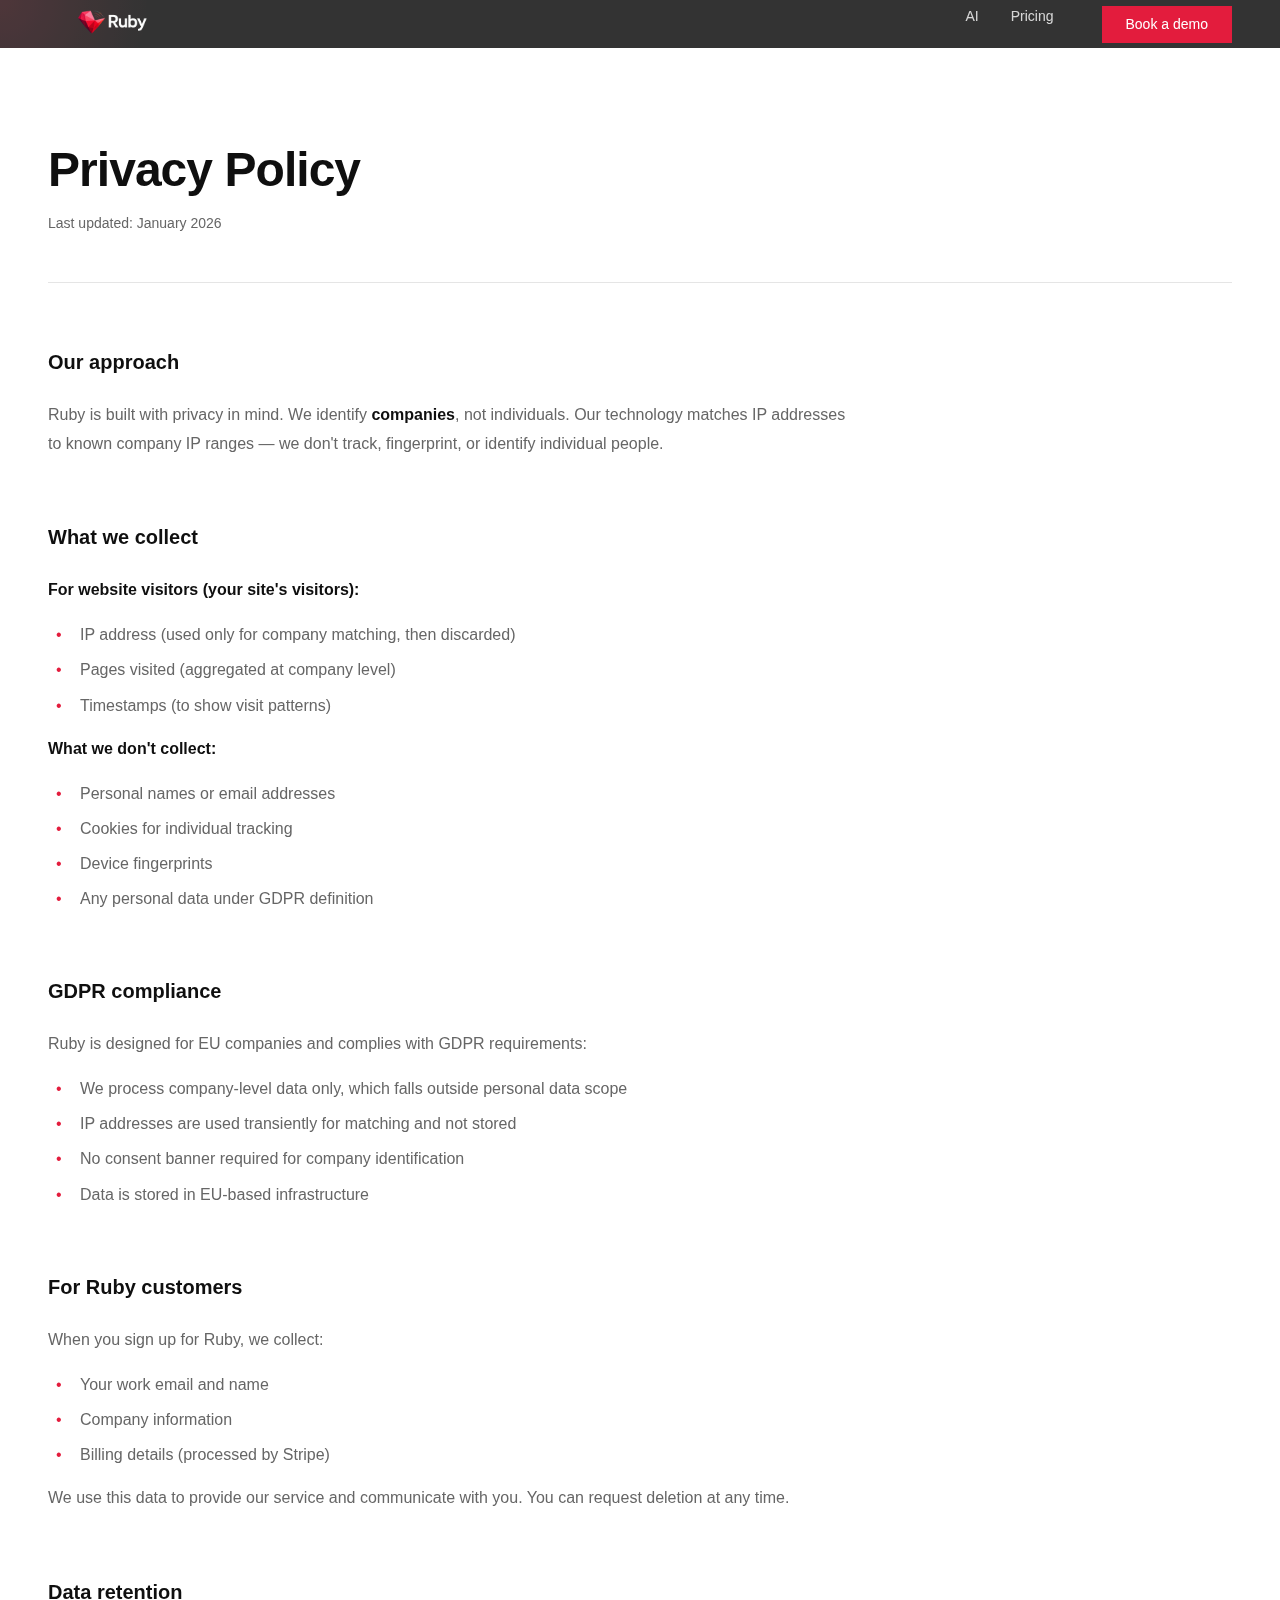
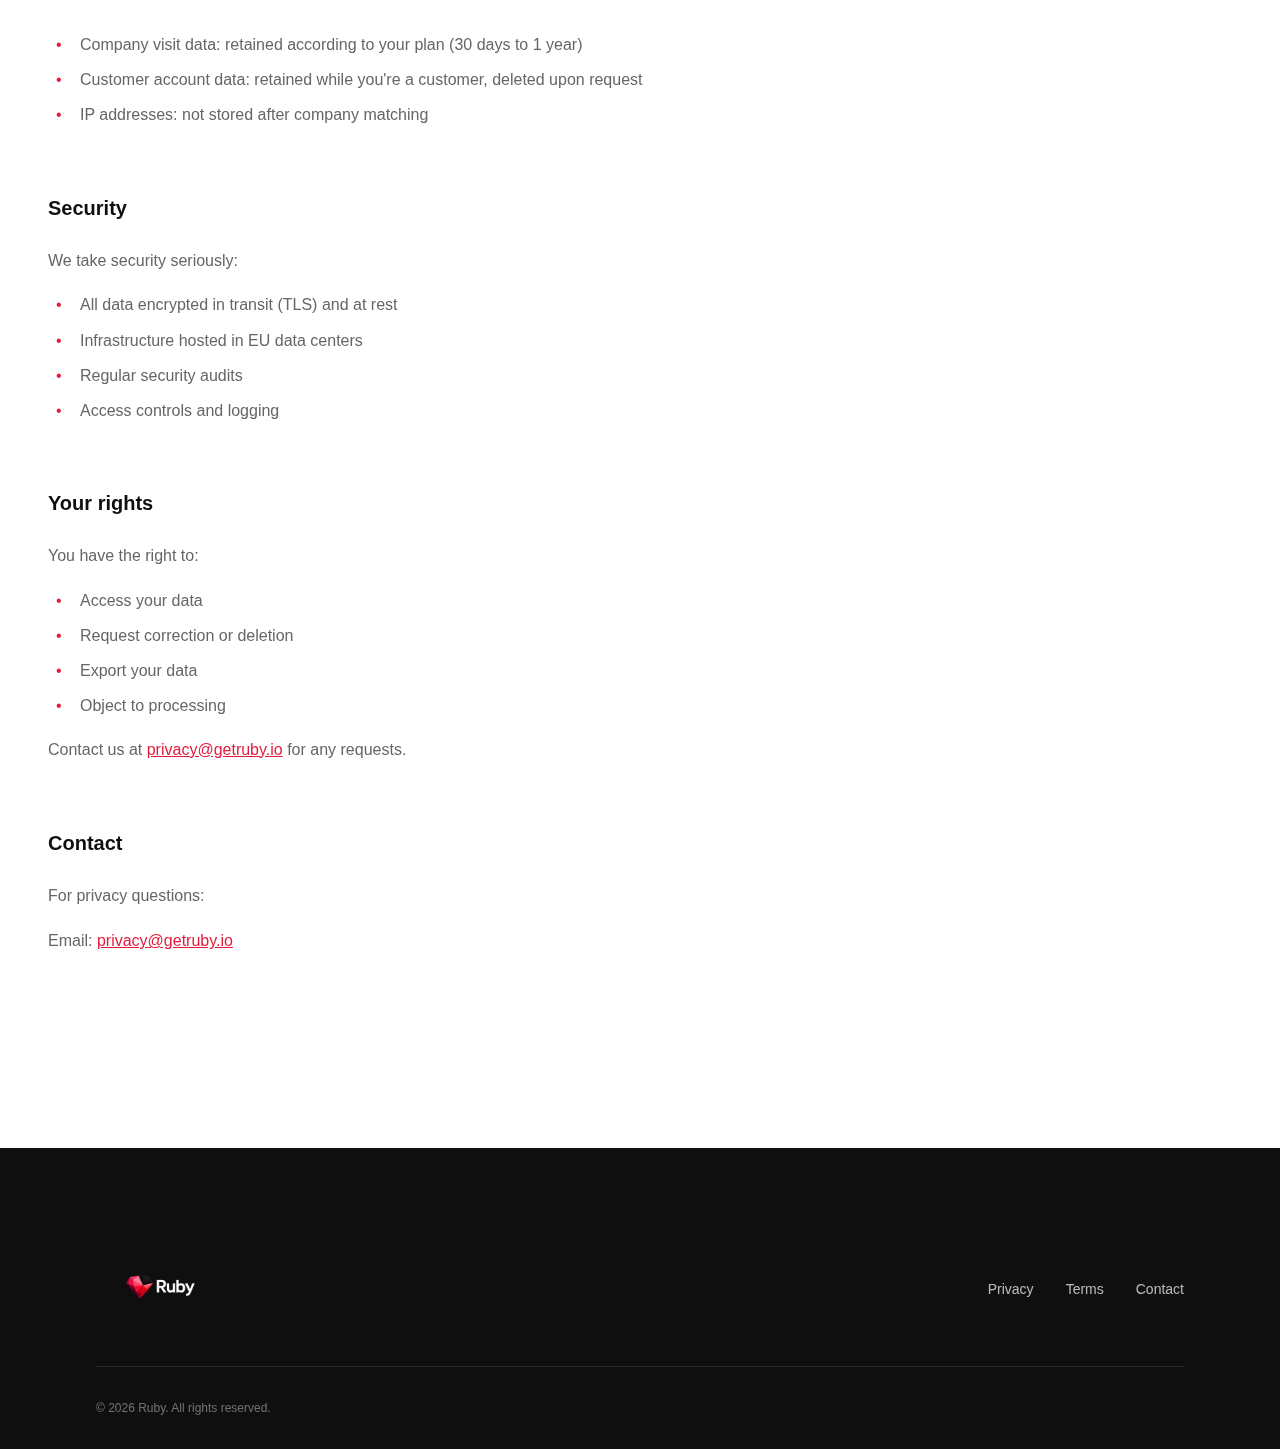
<file: privacy.html>
<!DOCTYPE html>
<html lang="en">
<head>
    <meta charset="UTF-8">
    <meta name="viewport" content="width=device-width, initial-scale=1.0">
    <meta name="description" content="Ruby privacy policy. How we handle data and protect privacy.">
    
    <title>Privacy</title>
    
    <link rel="icon" type="image/png" href="assets/images/logo.png">
    <link rel="stylesheet" href="css/style.css">
</head>
<body>
    <!-- Header -->
    <header class="header">
        <div class="header__inner">
            <a href="index.html" class="header__logo"><img src="assets/images/logo.png" alt="Ruby" class="header__logo-img"></a>
            <nav class="header__nav">
                <a href="ai.html" class="header__link">AI</a>
                <a href="pricing.html" class="header__link">Pricing</a>
                <a href="demo.html" class="header__link header__link--cta">Book a demo</a>
            </nav>
            <button class="header__menu-btn" aria-label="Menu">☰</button>
        </div>
    </header>

    <main>
        <article class="legal section">
            <div class="container">
                <header class="legal__header">
                    <h1 class="headline-medium">Privacy Policy</h1>
                    <p class="legal__updated">Last updated: January 2026</p>
                </header>

                <div class="legal__content">
                    <section class="legal__section">
                        <h2>Our approach</h2>
                        <p>Ruby is built with privacy in mind. We identify <strong>companies</strong>, not individuals. Our technology matches IP addresses to known company IP ranges — we don't track, fingerprint, or identify individual people.</p>
                    </section>

                    <section class="legal__section">
                        <h2>What we collect</h2>
                        <p><strong>For website visitors (your site's visitors):</strong></p>
                        <ul>
                            <li>IP address (used only for company matching, then discarded)</li>
                            <li>Pages visited (aggregated at company level)</li>
                            <li>Timestamps (to show visit patterns)</li>
                        </ul>
                        <p><strong>What we don't collect:</strong></p>
                        <ul>
                            <li>Personal names or email addresses</li>
                            <li>Cookies for individual tracking</li>
                            <li>Device fingerprints</li>
                            <li>Any personal data under GDPR definition</li>
                        </ul>
                    </section>

                    <section class="legal__section">
                        <h2>GDPR compliance</h2>
                        <p>Ruby is designed for EU companies and complies with GDPR requirements:</p>
                        <ul>
                            <li>We process company-level data only, which falls outside personal data scope</li>
                            <li>IP addresses are used transiently for matching and not stored</li>
                            <li>No consent banner required for company identification</li>
                            <li>Data is stored in EU-based infrastructure</li>
                        </ul>
                    </section>

                    <section class="legal__section">
                        <h2>For Ruby customers</h2>
                        <p>When you sign up for Ruby, we collect:</p>
                        <ul>
                            <li>Your work email and name</li>
                            <li>Company information</li>
                            <li>Billing details (processed by Stripe)</li>
                        </ul>
                        <p>We use this data to provide our service and communicate with you. You can request deletion at any time.</p>
                    </section>

                    <section class="legal__section">
                        <h2>Data retention</h2>
                        <ul>
                            <li>Company visit data: retained according to your plan (30 days to 1 year)</li>
                            <li>Customer account data: retained while you're a customer, deleted upon request</li>
                            <li>IP addresses: not stored after company matching</li>
                        </ul>
                    </section>

                    <section class="legal__section">
                        <h2>Security</h2>
                        <p>We take security seriously:</p>
                        <ul>
                            <li>All data encrypted in transit (TLS) and at rest</li>
                            <li>Infrastructure hosted in EU data centers</li>
                            <li>Regular security audits</li>
                            <li>Access controls and logging</li>
                        </ul>
                    </section>

                    <section class="legal__section">
                        <h2>Your rights</h2>
                        <p>You have the right to:</p>
                        <ul>
                            <li>Access your data</li>
                            <li>Request correction or deletion</li>
                            <li>Export your data</li>
                            <li>Object to processing</li>
                        </ul>
                        <p>Contact us at <a href="mailto:privacy@getruby.io">privacy@getruby.io</a> for any requests.</p>
                    </section>

                    <section class="legal__section">
                        <h2>Contact</h2>
                        <p>For privacy questions:</p>
                        <p>Email: <a href="mailto:privacy@getruby.io">privacy@getruby.io</a></p>
                    </section>
                </div>
            </div>
        </article>
    </main>

    <!-- Footer -->
    <footer class="footer">
        <div class="container--wide">
            <div class="footer__simple">
                <span class="footer__logo"><img src="assets/images/logo.png" alt="Ruby" class="footer__logo-img"></span>
                <nav class="footer__links-inline">
                    <a href="privacy.html" class="footer__link">Privacy</a>
                    <a href="terms.html" class="footer__link">Terms</a>
                    <a href="mailto:hello@getruby.io" class="footer__link">Contact</a>
                </nav>
            </div>
            <div class="footer__bottom">
                <p class="footer__copyright">© 2026 Ruby. All rights reserved.</p>
            </div>
        </div>
    </footer>

    <script src="js/main.js"></script>
</body>
</html>
</file>
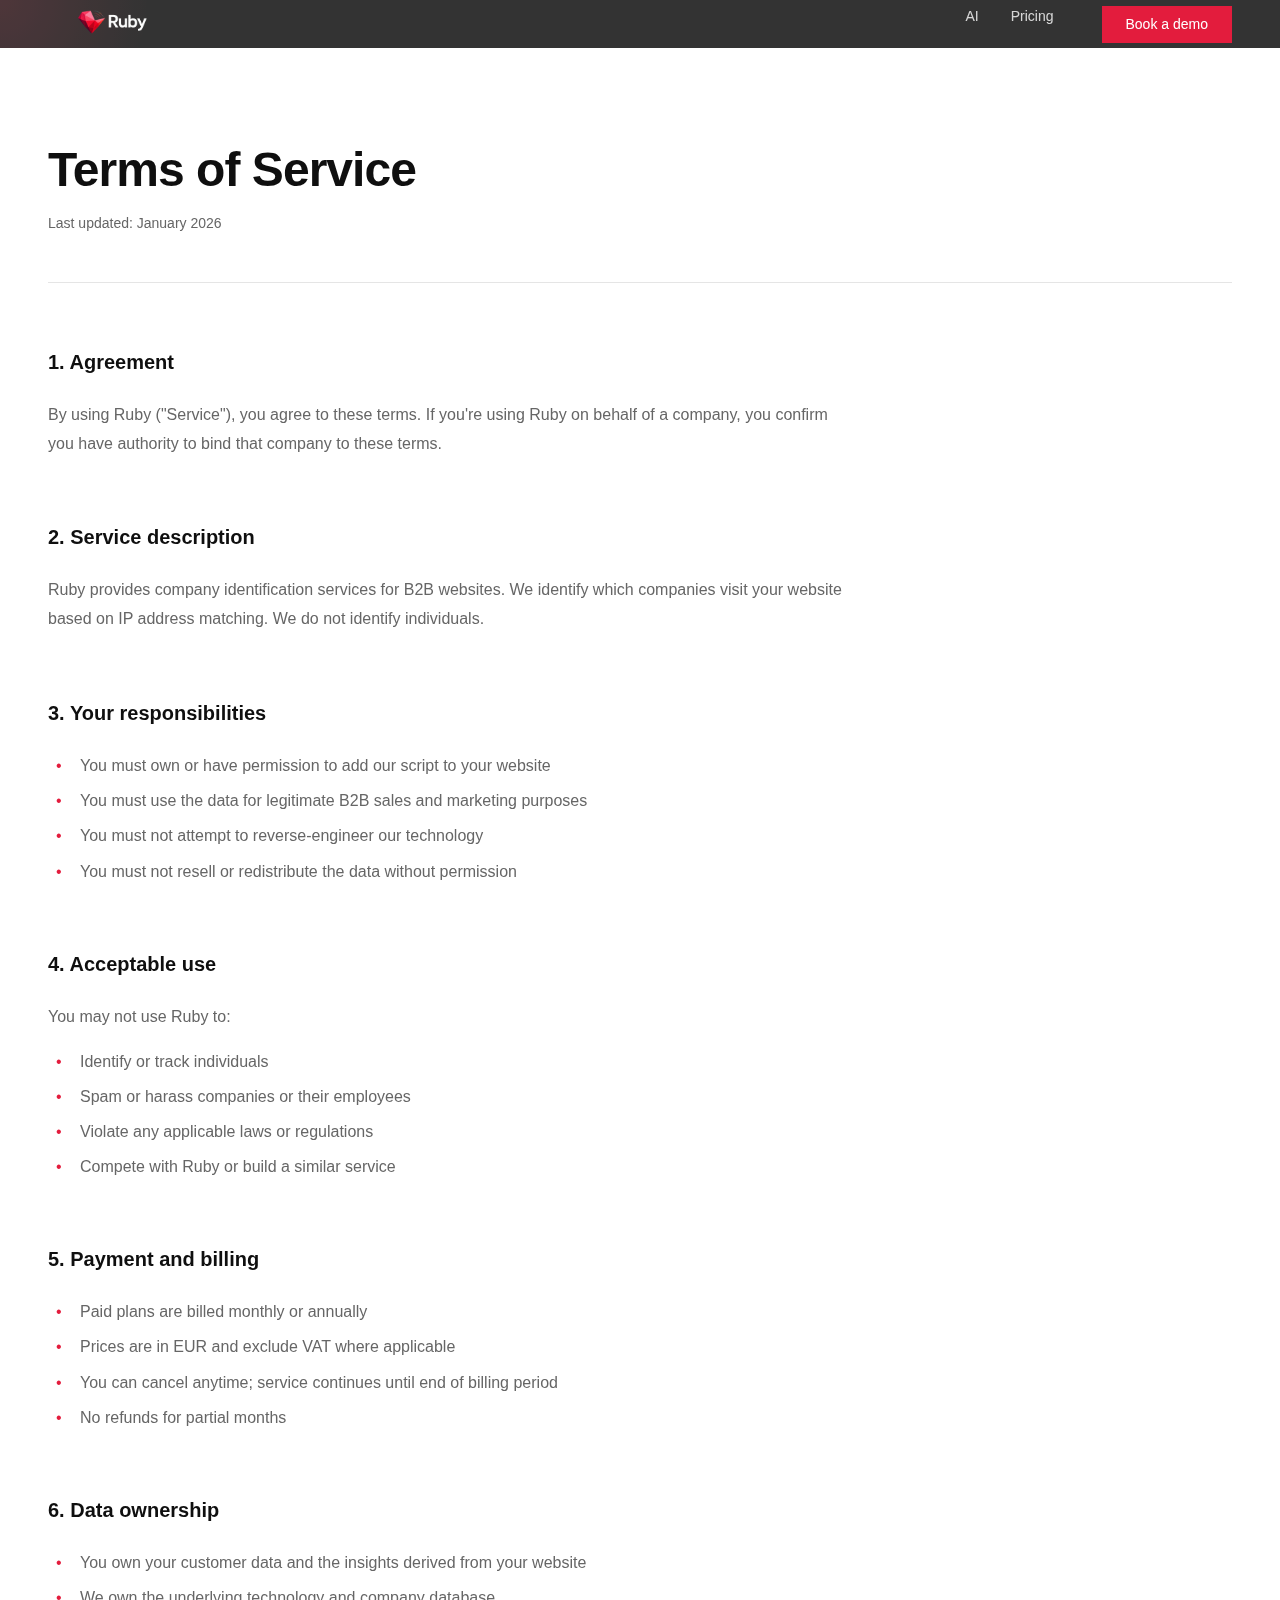
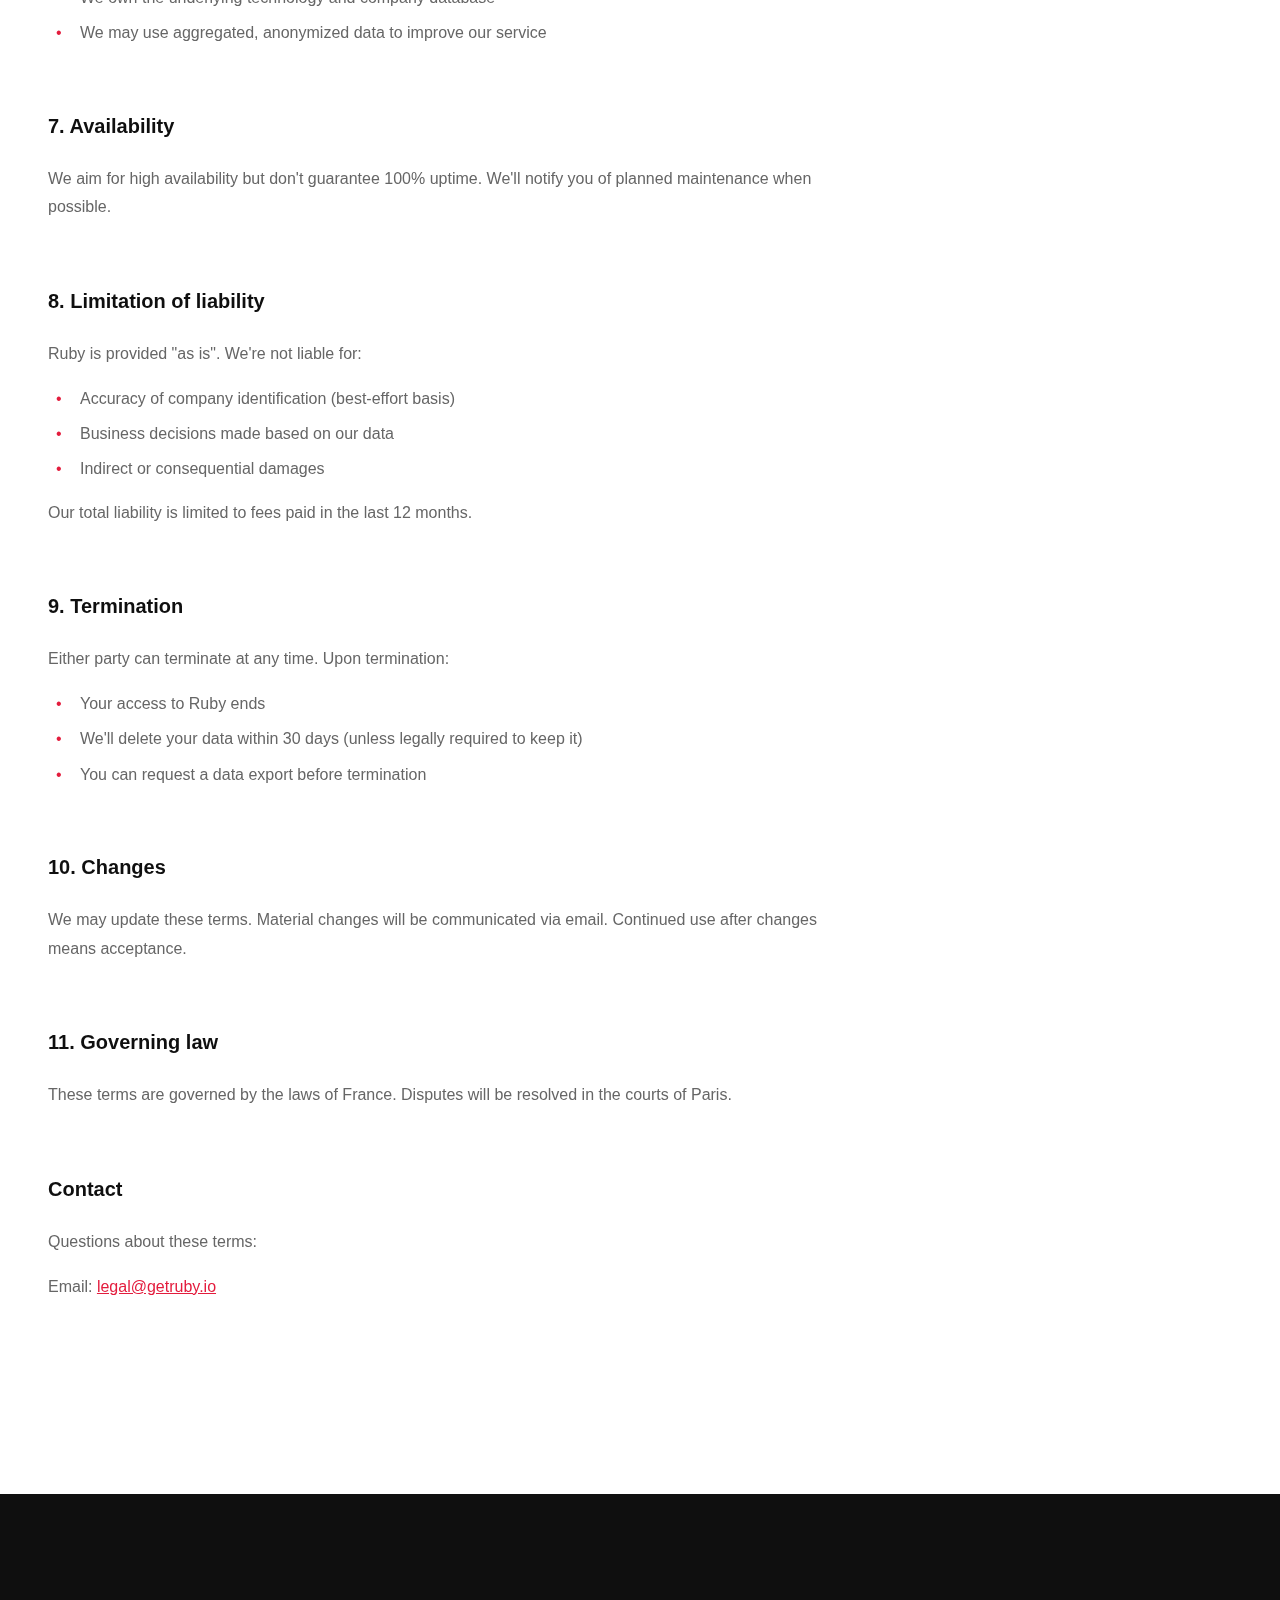
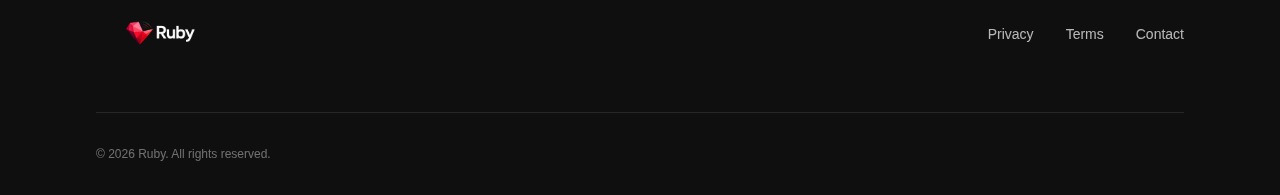
<file: terms.html>
<!DOCTYPE html>
<html lang="en">
<head>
    <meta charset="UTF-8">
    <meta name="viewport" content="width=device-width, initial-scale=1.0">
    <meta name="description" content="Ruby terms of service.">
    
    <title>Terms of Service</title>
    
    <link rel="icon" type="image/png" href="assets/images/logo.png">
    <link rel="stylesheet" href="css/style.css">
</head>
<body>
    <!-- Header -->
    <header class="header">
        <div class="header__inner">
            <a href="index.html" class="header__logo"><img src="assets/images/logo.png" alt="Ruby" class="header__logo-img"></a>
            <nav class="header__nav">
                <a href="ai.html" class="header__link">AI</a>
                <a href="pricing.html" class="header__link">Pricing</a>
                <a href="demo.html" class="header__link header__link--cta">Book a demo</a>
            </nav>
            <button class="header__menu-btn" aria-label="Menu">☰</button>
        </div>
    </header>

    <main>
        <article class="legal section">
            <div class="container">
                <header class="legal__header">
                    <h1 class="headline-medium">Terms of Service</h1>
                    <p class="legal__updated">Last updated: January 2026</p>
                </header>

                <div class="legal__content">
                    <section class="legal__section">
                        <h2>1. Agreement</h2>
                        <p>By using Ruby ("Service"), you agree to these terms. If you're using Ruby on behalf of a company, you confirm you have authority to bind that company to these terms.</p>
                    </section>

                    <section class="legal__section">
                        <h2>2. Service description</h2>
                        <p>Ruby provides company identification services for B2B websites. We identify which companies visit your website based on IP address matching. We do not identify individuals.</p>
                    </section>

                    <section class="legal__section">
                        <h2>3. Your responsibilities</h2>
                        <ul>
                            <li>You must own or have permission to add our script to your website</li>
                            <li>You must use the data for legitimate B2B sales and marketing purposes</li>
                            <li>You must not attempt to reverse-engineer our technology</li>
                            <li>You must not resell or redistribute the data without permission</li>
                        </ul>
                    </section>

                    <section class="legal__section">
                        <h2>4. Acceptable use</h2>
                        <p>You may not use Ruby to:</p>
                        <ul>
                            <li>Identify or track individuals</li>
                            <li>Spam or harass companies or their employees</li>
                            <li>Violate any applicable laws or regulations</li>
                            <li>Compete with Ruby or build a similar service</li>
                        </ul>
                    </section>

                    <section class="legal__section">
                        <h2>5. Payment and billing</h2>
                        <ul>
                            <li>Paid plans are billed monthly or annually</li>
                            <li>Prices are in EUR and exclude VAT where applicable</li>
                            <li>You can cancel anytime; service continues until end of billing period</li>
                            <li>No refunds for partial months</li>
                        </ul>
                    </section>

                    <section class="legal__section">
                        <h2>6. Data ownership</h2>
                        <ul>
                            <li>You own your customer data and the insights derived from your website</li>
                            <li>We own the underlying technology and company database</li>
                            <li>We may use aggregated, anonymized data to improve our service</li>
                        </ul>
                    </section>

                    <section class="legal__section">
                        <h2>7. Availability</h2>
                        <p>We aim for high availability but don't guarantee 100% uptime. We'll notify you of planned maintenance when possible.</p>
                    </section>

                    <section class="legal__section">
                        <h2>8. Limitation of liability</h2>
                        <p>Ruby is provided "as is". We're not liable for:</p>
                        <ul>
                            <li>Accuracy of company identification (best-effort basis)</li>
                            <li>Business decisions made based on our data</li>
                            <li>Indirect or consequential damages</li>
                        </ul>
                        <p>Our total liability is limited to fees paid in the last 12 months.</p>
                    </section>

                    <section class="legal__section">
                        <h2>9. Termination</h2>
                        <p>Either party can terminate at any time. Upon termination:</p>
                        <ul>
                            <li>Your access to Ruby ends</li>
                            <li>We'll delete your data within 30 days (unless legally required to keep it)</li>
                            <li>You can request a data export before termination</li>
                        </ul>
                    </section>

                    <section class="legal__section">
                        <h2>10. Changes</h2>
                        <p>We may update these terms. Material changes will be communicated via email. Continued use after changes means acceptance.</p>
                    </section>

                    <section class="legal__section">
                        <h2>11. Governing law</h2>
                        <p>These terms are governed by the laws of France. Disputes will be resolved in the courts of Paris.</p>
                    </section>

                    <section class="legal__section">
                        <h2>Contact</h2>
                        <p>Questions about these terms:</p>
                        <p>Email: <a href="mailto:legal@getruby.io">legal@getruby.io</a></p>
                    </section>
                </div>
            </div>
        </article>
    </main>

    <!-- Footer -->
    <footer class="footer">
        <div class="container--wide">
            <div class="footer__simple">
                <span class="footer__logo"><img src="assets/images/logo.png" alt="Ruby" class="footer__logo-img"></span>
                <nav class="footer__links-inline">
                    <a href="privacy.html" class="footer__link">Privacy</a>
                    <a href="terms.html" class="footer__link">Terms</a>
                    <a href="mailto:hello@getruby.io" class="footer__link">Contact</a>
                </nav>
            </div>
            <div class="footer__bottom">
                <p class="footer__copyright">© 2026 Ruby. All rights reserved.</p>
            </div>
        </div>
    </footer>

    <script src="js/main.js"></script>
</body>
</html>
</file>
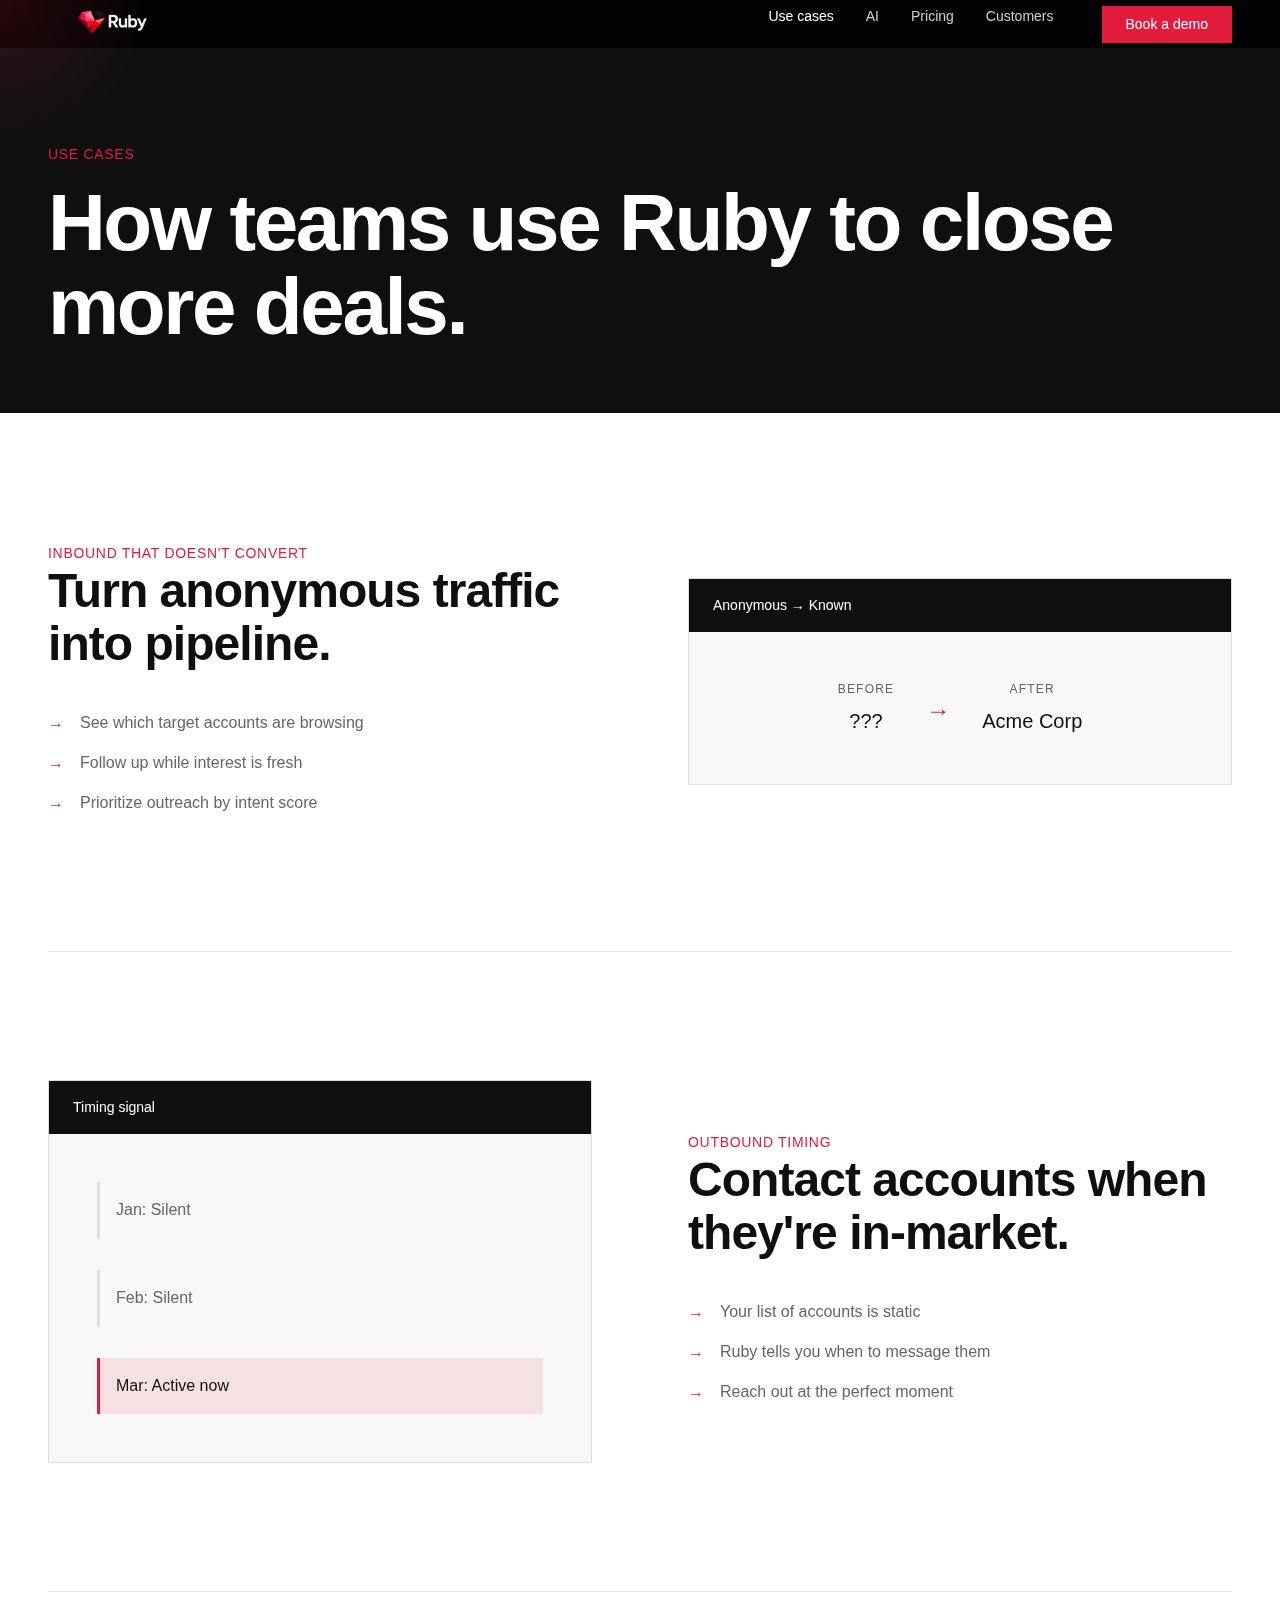
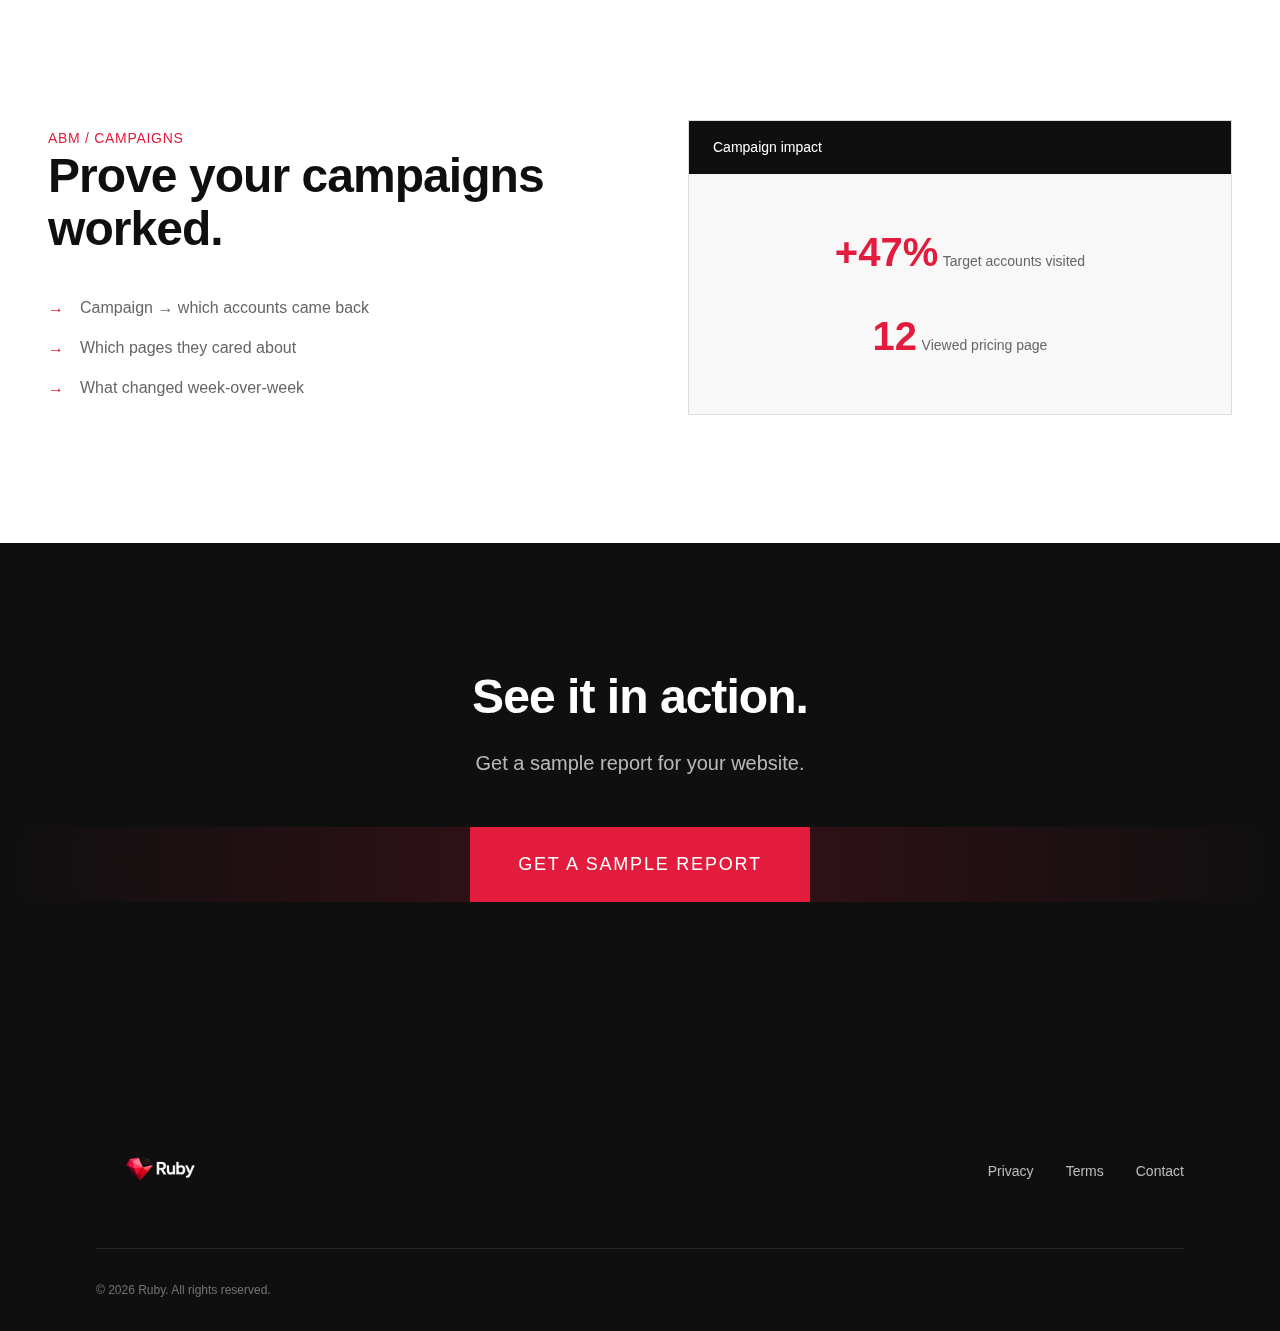
<file: use-cases.html>
<!DOCTYPE html>
<html lang="en">
<head>
    <meta charset="UTF-8">
    <meta name="viewport" content="width=device-width, initial-scale=1.0">
    <meta name="description" content="Ruby use cases: turn anonymous traffic into pipeline, time your outbound perfectly, and prove your ABM campaigns worked.">
    
    <title>Use Cases — Ruby</title>
    
    <link rel="icon" type="image/png" href="assets/images/logo.png">
    <link rel="stylesheet" href="css/style.css">
</head>
<body>
    <!-- Header -->
    <header class="header">
        <div class="header__inner">
            <a href="index.html" class="header__logo"><img src="assets/images/logo.png" alt="Ruby" class="header__logo-img"></a>
            <nav class="header__nav">
                <a href="use-cases.html" class="header__link header__link--active">Use cases</a>
                <a href="ai.html" class="header__link">AI</a>
                <a href="pricing.html" class="header__link">Pricing</a>
                <a href="customers.html" class="header__link">Customers</a>
                <a href="demo.html" class="header__link header__link--cta">Book a demo</a>
            </nav>
            <button class="header__menu-btn" aria-label="Menu">☰</button>
        </div>
    </header>

    <main>
        <!-- Page Header -->
        <section class="page-header">
            <div class="container--wide">
                <span class="label">Use cases</span>
                <h1 class="headline-large">How teams use Ruby to close more deals.</h1>
            </div>
        </section>

        <!-- Use Case 1 -->
        <section class="use-case section">
            <div class="container--wide">
                <div class="use-case__inner">
                    <div class="use-case__content">
                        <span class="label">Inbound that doesn't convert</span>
                        <h2 class="headline-medium">Turn anonymous traffic into pipeline.</h2>
                        <ul class="use-case__list">
                            <li>See which target accounts are browsing</li>
                            <li>Follow up while interest is fresh</li>
                            <li>Prioritize outreach by intent score</li>
                        </ul>
                    </div>
                    <div class="use-case__visual">
                        <div class="visual-box">
                            <div class="visual-box__header">Anonymous → Known</div>
                            <div class="visual-box__content">
                                <div class="visual-box__item">
                                    <span class="visual-box__label">Before</span>
                                    <span class="visual-box__value">???</span>
                                </div>
                                <div class="visual-box__arrow">→</div>
                                <div class="visual-box__item">
                                    <span class="visual-box__label">After</span>
                                    <span class="visual-box__value">Acme Corp</span>
                                </div>
                            </div>
                        </div>
                    </div>
                </div>
            </div>
        </section>

        <!-- Divider -->
        <div class="section-divider"></div>

        <!-- Use Case 2 -->
        <section class="use-case section">
            <div class="container--wide">
                <div class="use-case__inner use-case__inner--reverse">
                    <div class="use-case__content">
                        <span class="label">Outbound timing</span>
                        <h2 class="headline-medium">Contact accounts when they're in-market.</h2>
                        <ul class="use-case__list">
                            <li>Your list of accounts is static</li>
                            <li>Ruby tells you when to message them</li>
                            <li>Reach out at the perfect moment</li>
                        </ul>
                    </div>
                    <div class="use-case__visual">
                        <div class="visual-box">
                            <div class="visual-box__header">Timing signal</div>
                            <div class="visual-box__content visual-box__content--timeline">
                                <div class="timing-item timing-item--dim">Jan: Silent</div>
                                <div class="timing-item timing-item--dim">Feb: Silent</div>
                                <div class="timing-item timing-item--active">Mar: Active now</div>
                            </div>
                        </div>
                    </div>
                </div>
            </div>
        </section>

        <!-- Divider -->
        <div class="section-divider"></div>

        <!-- Use Case 3 -->
        <section class="use-case section">
            <div class="container--wide">
                <div class="use-case__inner">
                    <div class="use-case__content">
                        <span class="label">ABM / Campaigns</span>
                        <h2 class="headline-medium">Prove your campaigns worked.</h2>
                        <ul class="use-case__list">
                            <li>Campaign → which accounts came back</li>
                            <li>Which pages they cared about</li>
                            <li>What changed week-over-week</li>
                        </ul>
                    </div>
                    <div class="use-case__visual">
                        <div class="visual-box">
                            <div class="visual-box__header">Campaign impact</div>
                            <div class="visual-box__content visual-box__content--stats">
                                <div class="campaign-stat">
                                    <span class="campaign-stat__value">+47%</span>
                                    <span class="campaign-stat__label">Target accounts visited</span>
                                </div>
                                <div class="campaign-stat">
                                    <span class="campaign-stat__value">12</span>
                                    <span class="campaign-stat__label">Viewed pricing page</span>
                                </div>
                            </div>
                        </div>
                    </div>
                </div>
            </div>
        </section>

        <!-- Sticky CTA -->
        <section class="cta section">
            <div class="cta__inner">
                <div class="cta__content">
                    <h2 class="headline-medium cta__title">See it in action.</h2>
                    <p class="body-large cta__description">Get a sample report for your website.</p>
                </div>
                <div class="cta__action">
                    <a href="demo.html#sample" class="btn btn--primary btn--large">Get a sample report</a>
                </div>
            </div>
        </section>
    </main>

    <!-- Footer -->
    <footer class="footer">
        <div class="container--wide">
            <div class="footer__simple">
                <span class="footer__logo"><img src="assets/images/logo.png" alt="Ruby" class="footer__logo-img"></span>
                <nav class="footer__links-inline">
                    <a href="privacy.html" class="footer__link">Privacy</a>
                    <a href="terms.html" class="footer__link">Terms</a>
                    <a href="mailto:hello@getruby.io" class="footer__link">Contact</a>
                </nav>
            </div>
            <div class="footer__bottom">
                <p class="footer__copyright">© 2026 Ruby. All rights reserved.</p>
            </div>
        </div>
    </footer>

    <script src="js/main.js"></script>
</body>
</html>
</file>
<file: css/style.css>
/* ========================================
   Main Stylesheet
   ======================================== */

@import url('variables.css');

/* ========================================
   Reset & Base
   ======================================== */

*, *::before, *::after {
    margin: 0;
    padding: 0;
    box-sizing: border-box;
}

html {
    scroll-behavior: smooth;
    -webkit-font-smoothing: antialiased;
    -moz-osx-font-smoothing: grayscale;
}

body {
    font-family: var(--font-primary);
    font-size: var(--text-base);
    font-weight: var(--font-weight-regular);
    line-height: 1.5;
    color: #0f0f0f;
    background-color: #ffffff;
    overflow-x: hidden;
}

img {
    max-width: 100%;
    height: auto;
    display: block;
}

a {
    text-decoration: none;
    color: inherit;
    transition: color var(--transition-fast);
}

ul, ol {
    list-style: none;
}

button {
    font-family: inherit;
    cursor: pointer;
    border: none;
    background: none;
}

/* ========================================
   Utility Classes
   ======================================== */

.container {
    max-width: var(--container-max);
    margin: 0 auto;
    padding: 0 var(--container-padding);
}

.container--full {
    max-width: 100%;
    padding: 0 var(--container-padding);
}

.container--wide {
    max-width: 1800px;
    margin: 0 auto;
    padding: 0 var(--container-padding);
}

.section {
    padding: var(--space-5xl) 0;
}

.section--dark {
    background-color: #0f0f0f;
    color: #d6cdcd;
}

.section--dark .headline-large,
.section--dark .headline-medium,
.section--dark .headline-small {
    color: #ffffff;
}

.section--dark .body-large {
    color: rgba(255, 255, 255, 0.7);
}

.section--dark .label {
    color: #e31c3d;
}

.section--light {
    background-color: #f8f8f8;
    color: #0f0f0f;
}

.section--light .headline-large,
.section--light .headline-medium,
.section--light .headline-small {
    color: #0f0f0f;
}

.section--light .body-large {
    color: #666666;
}

.section--light .label {
    color: #e31c3d;
}

.text-center {
    text-align: center;
}

.text-gradient {
    background: var(--gradient-card);
    -webkit-background-clip: text;
    -webkit-text-fill-color: transparent;
    background-clip: text;
}

/* ========================================
   Typography
   ======================================== */

.headline-large {
    font-size: clamp(var(--text-4xl), 8vw, var(--text-7xl));
    font-weight: var(--font-weight-semibold);
    line-height: 1.05;
    letter-spacing: -0.03em;
}

.headline-medium {
    font-size: clamp(var(--text-3xl), 5vw, var(--text-5xl));
    font-weight: var(--font-weight-semibold);
    line-height: 1.1;
    letter-spacing: -0.02em;
}

.headline-small {
    font-size: clamp(var(--text-xl), 3vw, var(--text-3xl));
    font-weight: var(--font-weight-semibold);
    line-height: 1.15;
    letter-spacing: -0.01em;
}

.body-large {
    font-size: var(--text-xl);
    font-weight: var(--font-weight-regular);
    line-height: 1.6;
    color: #666666;
}

.body-regular {
    font-size: var(--text-base);
    font-weight: var(--font-weight-regular);
    line-height: 1.6;
}

.label {
    font-size: var(--text-sm);
    font-weight: var(--font-weight-medium);
    text-transform: uppercase;
    letter-spacing: 0.05em;
    color: #e31c3d;
}

/* ========================================
   Buttons
   ======================================== */

.btn {
    display: inline-flex;
    align-items: center;
    justify-content: center;
    gap: var(--space-sm);
    padding: var(--space-md) var(--space-2xl);
    font-size: var(--text-sm);
    font-weight: var(--font-weight-medium);
    text-transform: uppercase;
    letter-spacing: 0.1em;
    border-radius: 0;
    transition: all var(--transition-base);
}

.btn--primary {
    background-color: #e31c3d;
    color: var(--color-white);
}

.btn--primary:hover {
    background-color: #c41230;
    transform: scale(1.02);
}

.btn--secondary {
    background-color: transparent;
    color: #e31c3d;
    border: 1px solid #e31c3d;
}

.btn--secondary:hover {
    background-color: #e31c3d;
    color: var(--color-white);
}

.btn--ghost {
    background-color: transparent;
    color: #e31c3d;
}

.btn--ghost:hover {
    text-decoration: underline;
}

.btn--large {
    padding: var(--space-lg) var(--space-2xl);
    font-size: var(--text-lg);
}

.btn-group {
    display: flex;
    gap: var(--space-md);
    flex-wrap: wrap;
}

/* ========================================
   Header / Navigation
   ======================================== */

.header {
    position: fixed;
    top: 0;
    left: 0;
    right: 0;
    height: var(--header-height);
    background-color: rgba(0, 0, 0, 0.8);
    backdrop-filter: saturate(180%) blur(20px);
    -webkit-backdrop-filter: saturate(180%) blur(20px);
    z-index: 1000;
}

.header__inner {
    display: flex;
    align-items: center;
    justify-content: space-between;
    height: 100%;
    max-width: 100%;
    margin: 0;
    padding: 0 var(--space-2xl);
}

.header__logo {
    display: flex;
    align-items: center;
    gap: var(--space-sm);
    font-size: var(--text-xl);
    font-weight: var(--font-weight-semibold);
    color: var(--color-white);
}

.header__logo-img {
    height: 90px;
    width: auto;
    display: block;
}

.header__nav {
    display: flex;
    gap: var(--space-xl);
}

.header__link {
    font-size: var(--text-sm);
    color: rgba(255, 255, 255, 0.8);
    transition: color var(--transition-fast);
}

.header__link:hover {
    color: var(--color-white);
}

.header__menu-btn {
    display: none;
    color: var(--color-white);
    font-size: var(--text-xl);
}

/* Mobile Navigation */
@media (max-width: 768px) {
    .header__nav {
        display: none;
        position: absolute;
        top: var(--header-height);
        left: 0;
        right: 0;
        flex-direction: column;
        background-color: rgba(0, 0, 0, 0.95);
        padding: var(--space-lg);
        gap: var(--space-lg);
    }

    .header__nav.active {
        display: flex;
    }

    .header__menu-btn {
        display: block;
    }
}

/* ========================================
   Hero Section
   ======================================== */

.hero {
    min-height: 100vh;
    display: grid;
    grid-template-columns: 1fr 1fr;
    align-items: center;
    padding: calc(var(--header-height) + var(--space-4xl)) var(--container-padding) var(--space-4xl);
    background: #0f0f0f;
    color: #ffffff;
    position: relative;
    overflow: hidden;
    gap: var(--space-4xl);
}

.hero::before {
    content: '';
    position: absolute;
    top: 0;
    right: 0;
    width: 60%;
    height: 100%;
    background: linear-gradient(135deg, rgba(227, 28, 61, 0.1) 0%, rgba(227, 28, 61, 0.03) 100%);
    clip-path: polygon(20% 0, 100% 0, 100% 100%, 0% 100%);
    pointer-events: none;
}

.hero__content {
    padding-left: var(--space-2xl);
    max-width: 700px;
}

.hero__label {
    margin-bottom: var(--space-lg);
    animation: fadeInUp 0.8s ease;
    color: #e31c3d;
}

.hero__title {
    margin-bottom: var(--space-lg);
    animation: fadeInUp 0.8s ease 0.1s both;
    text-align: left;
    color: #ffffff;
}

.hero__subtitle {
    max-width: 500px;
    margin-bottom: var(--space-2xl);
    color: rgba(255, 255, 255, 0.7);
    animation: fadeInUp 0.8s ease 0.2s both;
    text-align: left;
}

.hero__buttons {
    animation: fadeInUp 0.8s ease 0.3s both;
}

.hero__image {
    animation: fadeInUp 0.8s ease 0.4s both;
    position: relative;
}

.hero__image img {
    width: 100%;
    height: 600px;
    object-fit: cover;
}

.hero__image::after {
    content: '';
    position: absolute;
    inset: 0;
    border: 1px solid rgba(255,255,255,0.1);
}

@media (max-width: 1024px) {
    .hero {
        grid-template-columns: 1fr;
        text-align: left;
    }
    
    .hero__content {
        padding-left: 0;
    }
    
    .hero__image {
        order: -1;
    }
    
    .hero__image img {
        height: 400px;
    }
}

/* ========================================
   Features Section
   ======================================== */

.features {
    padding: var(--space-5xl) 0;
}

.features__header {
    display: grid;
    grid-template-columns: 1fr 1fr;
    gap: var(--space-4xl);
    align-items: end;
    margin-bottom: var(--space-4xl);
    padding-bottom: var(--space-2xl);
    border-bottom: 1px solid rgba(0,0,0,0.1);
}

.features__header-left {
    text-align: left;
}

.features__label {
    margin-bottom: var(--space-md);
}

.features__title {
    margin-bottom: 0;
}

.features__description {
    max-width: none;
    text-align: left;
}

.features__grid {
    display: grid;
    grid-template-columns: repeat(3, 1fr);
    gap: 0;
}

.feature-card {
    background-color: #ffffff;
    padding: var(--space-2xl);
    border: 1px solid rgba(0,0,0,0.08);
    margin: -1px 0 0 -1px;
    transition: all var(--transition-base);
    position: relative;
    color: #1d1d1f;
}

.feature-card:hover {
    background-color: #0f0f0f;
    color: #ffffff;
    z-index: 2;
}

.feature-card:hover .feature-card__description {
    color: rgba(255,255,255,0.7);
}

.feature-card__icon {
    font-size: var(--text-sm);
    font-weight: var(--font-weight-medium);
    color: #e31c3d;
    margin-bottom: var(--space-xl);
    letter-spacing: 0.05em;
}

.feature-card:hover .feature-card__icon {
    color: #ff4d6a;
}

.feature-card__title {
    font-size: var(--text-lg);
    font-weight: var(--font-weight-semibold);
    margin-bottom: var(--space-md);
    text-transform: uppercase;
    letter-spacing: 0.02em;
}

.feature-card__description {
    color: #666666;
    line-height: 1.6;
    font-size: var(--text-sm);
}

@media (max-width: 900px) {
    .features__header {
        grid-template-columns: 1fr;
        gap: var(--space-lg);
    }
    
    .features__grid {
        grid-template-columns: 1fr;
    }
}

/* ========================================
   Product Showcase
   ======================================== */

.showcase {
    background-color: #0f0f0f;
    color: #ffffff;
    padding: 0;
    overflow: hidden;
}

.showcase__inner {
    display: grid;
    grid-template-columns: 45% 55%;
    min-height: 80vh;
}

.showcase__content {
    padding: var(--space-5xl) var(--space-4xl);
    display: flex;
    flex-direction: column;
    justify-content: center;
    border-right: 1px solid rgba(255,255,255,0.1);
}

.showcase__label {
    margin-bottom: var(--space-md);
    color: #e31c3d;
}

.showcase__title {
    margin-bottom: var(--space-lg);
    color: #ffffff;
}

.showcase__description {
    color: rgba(255, 255, 255, 0.7);
    margin-bottom: var(--space-2xl);
}

.showcase__image {
    position: relative;
    overflow: hidden;
}

.showcase__image img {
    width: 100%;
    height: 100%;
    object-fit: cover;
    filter: grayscale(20%);
}

.showcase__image::after {
    content: '';
    position: absolute;
    inset: 0;
    background: linear-gradient(90deg, rgba(0,0,0,0.3) 0%, transparent 30%);
}

@media (max-width: 900px) {
    .showcase__inner {
        grid-template-columns: 1fr;
        min-height: auto;
    }

    .showcase__content {
        padding: var(--space-4xl) var(--space-xl);
        border-right: none;
        border-bottom: 1px solid rgba(255,255,255,0.1);
    }
    
    .showcase__image {
        height: 50vh;
    }
}

/* ========================================
   Stats Section
   ======================================== */

.stats {
    padding: 0;
    background-color: #ffffff;
    border-top: 1px solid rgba(0,0,0,0.1);
    border-bottom: 1px solid rgba(0,0,0,0.1);
}

.stats__grid {
    display: grid;
    grid-template-columns: repeat(4, 1fr);
}

.stat-item {
    text-align: left;
    padding: var(--space-3xl) var(--space-2xl);
    border-right: 1px solid rgba(0,0,0,0.1);
}

.stat-item:last-child {
    border-right: none;
}

.stat-item__value {
    font-size: clamp(var(--text-4xl), 5vw, var(--text-6xl));
    font-weight: var(--font-weight-light);
    color: #0f0f0f;
    margin-bottom: var(--space-sm);
    line-height: 1;
}

.stat-item__label {
    font-size: var(--text-xs);
    color: #666666;
    text-transform: uppercase;
    letter-spacing: 0.1em;
}

@media (max-width: 768px) {
    .stats__grid {
        grid-template-columns: repeat(2, 1fr);
    }
    
    .stat-item {
        border-bottom: 1px solid rgba(0,0,0,0.1);
    }
    
    .stat-item:nth-child(2) {
        border-right: none;
    }
}

/* ========================================
   Testimonials
   ======================================== */

.testimonials {
    padding: var(--space-5xl) 0;
}

.testimonials.section--dark {
    background-color: #0f0f0f;
}

.testimonials.section--light {
    background-color: #f8f8f8;
}

.testimonials__header {
    display: flex;
    justify-content: space-between;
    align-items: flex-end;
    margin-bottom: var(--space-3xl);
    padding-bottom: var(--space-xl);
    border-bottom: 1px solid rgba(0,0,0,0.1);
}

.testimonials__grid {
    display: grid;
    grid-template-columns: repeat(3, 1fr);
    gap: 0;
}

.testimonial-card {
    background-color: transparent;
    border-right: 1px solid rgba(0, 0, 0, 0.1);
    padding: var(--space-2xl);
    transition: background-color var(--transition-base);
}

.testimonial-card:last-child {
    border-right: none;
}

.testimonial-card:hover {
    background-color: var(--color-white);
}

.testimonial-card__quote {
    font-size: var(--text-lg);
    line-height: 1.8;
    margin-bottom: var(--space-xl);
    color: var(--color-dark);
    font-style: italic;
}

.testimonial-card__author {
    display: flex;
    align-items: center;
    gap: var(--space-md);
    padding-top: var(--space-lg);
    border-top: 1px solid rgba(0,0,0,0.1);
}

.testimonial-card__avatar {
    width: 40px;
    height: 40px;
    background: var(--color-dark);
    display: flex;
    align-items: center;
    justify-content: center;
    color: var(--color-white);
    font-weight: var(--font-weight-medium);
    font-size: var(--text-sm);
}

.testimonial-card__name {
    font-weight: var(--font-weight-semibold);
    font-size: var(--text-sm);
    text-transform: uppercase;
    letter-spacing: 0.02em;
}

.testimonial-card__role {
    font-size: var(--text-xs);
    color: #666666;
}

@media (max-width: 900px) {
    .testimonials__grid {
        grid-template-columns: 1fr;
    }
    
    .testimonial-card {
        border-right: none;
        border-bottom: 1px solid rgba(0,0,0,0.1);
    }
}

/* ========================================
   CTA Section
   ======================================== */

.cta {
    padding: var(--space-5xl) 0;
    background: #0f0f0f;
    color: #ffffff;
    text-align: center;
}

.cta__content {
    max-width: 700px;
    margin: 0 auto;
}

.cta__title {
    margin-bottom: var(--space-lg);
    color: #ffffff;
}

.cta__description {
    margin-bottom: var(--space-2xl);
    color: rgba(255, 255, 255, 0.7);
}

.cta .btn-group {
    justify-content: center;
}

.cta__note {
    margin-top: var(--space-lg);
    font-size: var(--text-sm);
    color: rgba(255, 255, 255, 0.5);
}

/* ========================================
   Footer
   ======================================== */

.footer {
    background-color: #0f0f0f;
    color: #ffffff;
    padding: var(--space-4xl) var(--container-padding) var(--space-xl);
}

.footer__grid {
    display: grid;
    grid-template-columns: 2fr repeat(3, 1fr);
    gap: var(--space-3xl);
    margin-bottom: var(--space-3xl);
    padding-bottom: var(--space-3xl);
    border-bottom: 1px solid rgba(255,255,255,0.1);
}

.footer__brand-description {
    color: rgba(255,255,255,0.5);
    margin-top: var(--space-md);
    max-width: 300px;
    font-size: var(--text-sm);
}

.footer__column-title {
    font-size: var(--text-xs);
    font-weight: var(--font-weight-medium);
    text-transform: uppercase;
    letter-spacing: 0.1em;
    margin-bottom: var(--space-lg);
    color: rgba(255,255,255,0.4);
}

.footer__links {
    display: flex;
    flex-direction: column;
    gap: var(--space-sm);
}

.footer__link {
    color: rgba(255,255,255,0.7) !important;
    font-size: var(--text-sm);
    transition: color var(--transition-fast);
}

.footer__link:hover {
    color: #ffffff !important;
}

.footer__bottom {
    display: flex;
    justify-content: space-between;
    align-items: center;
}

.footer__copyright {
    font-size: var(--text-xs);
    color: rgba(255,255,255,0.4) !important;
}

.footer__social {
    display: flex;
    gap: var(--space-sm);
}

.footer__social-link {
    width: 36px;
    height: 36px;
    display: flex;
    align-items: center;
    justify-content: center;
    background-color: rgba(255,255,255,0.1);
    color: var(--color-white);
    transition: all var(--transition-fast);
}

.footer__social-link:hover {
    background-color: var(--color-white);
    color: var(--color-dark);
}

@media (max-width: 768px) {
    .footer__grid {
        grid-template-columns: 1fr 1fr;
    }

    .footer__bottom {
        flex-direction: column;
        gap: var(--space-lg);
    }
}

/* ========================================
   Animations
   ======================================== */

@keyframes fadeInUp {
    from {
        opacity: 0;
        transform: translateY(30px);
    }
    to {
        opacity: 1;
        transform: translateY(0);
    }
}

@keyframes float {
    0%, 100% {
        transform: translateY(0);
    }
    50% {
        transform: translateY(-20px);
    }
}

/* ========================================
   Effects
   ======================================== */

/* Glow effect on hover */
.btn--primary {
    position: relative;
    overflow: hidden;
}

.btn--primary::before {
    content: '';
    position: absolute;
    top: 0;
    left: -100%;
    width: 100%;
    height: 100%;
    background: linear-gradient(90deg, transparent, rgba(255,255,255,0.3), transparent);
    transition: left 0.5s ease;
}

.btn--primary:hover::before {
    left: 100%;
}

/* Glowing border animation for mockup */
.hero__mockup {
    position: relative;
}

.hero__mockup::before {
    content: '';
    position: absolute;
    top: -2px;
    left: -2px;
    right: -2px;
    bottom: -2px;
    background: linear-gradient(45deg, #e31c3d, #ff4d6a, #e31c3d, #ff4d6a);
    background-size: 400% 400%;
    z-index: -1;
    animation: glowBorder 8s ease infinite;
    opacity: 0.7;
}

@keyframes glowBorder {
    0%, 100% { background-position: 0% 50%; }
    50% { background-position: 100% 50%; }
}

/* Text reveal animation */
.hero__title {
    overflow: hidden;
}

.hero__title span {
    display: inline-block;
    animation: textReveal 1s ease forwards;
    animation-delay: 0.3s;
    opacity: 0;
    transform: translateY(100%);
}

@keyframes textReveal {
    to {
        opacity: 1;
        transform: translateY(0);
    }
}

/* Magnetic hover effect for cards */
.feature-card {
    transition: all 0.4s cubic-bezier(0.175, 0.885, 0.32, 1.275);
}

.feature-card:hover {
    transform: translateY(-8px) scale(1.02);
    box-shadow: 0 20px 40px rgba(227, 28, 61, 0.15);
}

/* Staggered animation for grid items */
.features__grid .feature-card:nth-child(1) { animation-delay: 0.1s; }
.features__grid .feature-card:nth-child(2) { animation-delay: 0.2s; }
.features__grid .feature-card:nth-child(3) { animation-delay: 0.3s; }
.features__grid .feature-card:nth-child(4) { animation-delay: 0.4s; }

/* Animated underline for links */
.header__link {
    position: relative;
}

.header__link:not(.header__link--cta)::after {
    content: '';
    position: absolute;
    bottom: -4px;
    left: 0;
    width: 0;
    height: 1px;
    background: #e31c3d;
    transition: width 0.3s ease;
}

.header__link:not(.header__link--cta):hover::after {
    width: 100%;
}

/* Pulsing dot for "hot" items */
.mockup__row--hot .mockup__score::before {
    content: '';
    display: inline-block;
    width: 8px;
    height: 8px;
    background: #e31c3d;
    margin-right: 8px;
    animation: pulse 1.5s ease infinite;
}

@keyframes pulse {
    0%, 100% {
        opacity: 1;
        transform: scale(1);
    }
    50% {
        opacity: 0.5;
        transform: scale(1.3);
    }
}

/* Reveal line animation */
.section-reveal {
    position: relative;
}

.section-reveal::before {
    content: '';
    position: absolute;
    top: 0;
    left: 0;
    width: 100%;
    height: 3px;
    background: linear-gradient(90deg, transparent, #e31c3d, transparent);
    animation: revealLine 2s ease forwards;
}

@keyframes revealLine {
    from { transform: scaleX(0); }
    to { transform: scaleX(1); }
}

/* Smooth counter animation effect */
.stat-item__value {
    transition: transform 0.3s ease;
}

.stat-item:hover .stat-item__value {
    transform: scale(1.1);
    color: #e31c3d;
}

/* Parallax-like scroll effect */
@media (prefers-reduced-motion: no-preference) {
    .hero__image {
        transition: transform 0.1s ease-out;
    }
}

/* Cursor trail effect container */
.cursor-glow {
    position: fixed;
    width: 300px;
    height: 300px;
    border-radius: 50%;
    background: radial-gradient(circle, rgba(227, 28, 61, 0.15) 0%, transparent 70%);
    pointer-events: none;
    z-index: 9999;
    transform: translate(-50%, -50%);
    transition: opacity 0.3s ease;
    mix-blend-mode: screen;
}

/* Animated grid background for hero */
.hero::after {
    content: '';
    position: absolute;
    top: 0;
    left: 0;
    right: 0;
    bottom: 0;
    background-image: 
        linear-gradient(rgba(227, 28, 61, 0.03) 1px, transparent 1px),
        linear-gradient(90deg, rgba(227, 28, 61, 0.03) 1px, transparent 1px);
    background-size: 60px 60px;
    pointer-events: none;
    animation: gridMove 20s linear infinite;
}

@keyframes gridMove {
    0% { transform: translate(0, 0); }
    100% { transform: translate(60px, 60px); }
}

/* Hover lift for pricing cards */
.pricing-card {
    transition: all 0.4s cubic-bezier(0.175, 0.885, 0.32, 1.275);
}

.pricing-card:hover {
    transform: translateY(-12px);
    box-shadow: 0 30px 60px rgba(0, 0, 0, 0.2);
}

.pricing-card--featured:hover {
    transform: scale(1.05) translateY(-8px);
}

/* Quote cards subtle rotation */
.quote-card {
    transition: all 0.4s ease;
}

.quote-card:hover {
    transform: rotate(-1deg) translateY(-4px);
    box-shadow: 0 20px 40px rgba(0, 0, 0, 0.1);
}

/* CTA section glow */
.cta__action {
    position: relative;
    overflow: hidden;
}

.cta__action::before {
    content: '';
    position: absolute;
    top: 50%;
    left: 50%;
    width: 200%;
    height: 200%;
    background: radial-gradient(circle, rgba(227, 28, 61, 0.2) 0%, transparent 50%);
    transform: translate(-50%, -50%);
    animation: ctaPulse 3s ease infinite;
}

@keyframes ctaPulse {
    0%, 100% { opacity: 0.5; transform: translate(-50%, -50%) scale(0.8); }
    50% { opacity: 1; transform: translate(-50%, -50%) scale(1.2); }
}

/* Scroll Animations */
.animate-on-scroll {
    opacity: 0;
    transform: translateY(40px);
    transition: opacity 0.6s ease, transform 0.6s ease;
}

.animate-on-scroll.visible {
    opacity: 1;
    transform: translateY(0);
}

/* ========================================
   Scroll Bar Styling
   ======================================== */

::-webkit-scrollbar {
    width: 10px;
}

::-webkit-scrollbar-track {
    background: var(--color-light);
}

::-webkit-scrollbar-thumb {
    background: var(--color-secondary);
    border-radius: var(--radius-full);
}

::-webkit-scrollbar-thumb:hover {
    background: var(--color-dark);
}
/* ========================================
   Ruby - Additional Styles
   ======================================== */

/* Header CTA Button */
.header__link--cta {
    background-color: #e31c3d;
    color: var(--color-white) !important;
    padding: var(--space-sm) var(--space-lg);
    margin-left: var(--space-md);
}

.header__link--cta:hover {
    background-color: #c41230;
}

.header__link--active {
    color: var(--color-white);
}

/* Hero Bullets */
.hero__bullets {
    margin-top: var(--space-2xl);
    display: flex;
    flex-direction: column;
    gap: var(--space-sm);
}

.hero__bullets li {
    display: flex;
    align-items: center;
    gap: var(--space-md);
    font-size: var(--text-base);
    color: rgba(255, 255, 255, 0.7);
}

.bullet-icon {
    color: #e31c3d;
    font-weight: bold;
}

/* Hero Mockup */
.hero__mockup {
    background: #1a1a1a;
    border: 1px solid rgba(255, 255, 255, 0.1);
    overflow: hidden;
    height: 100%;
    min-height: 500px;
}

.mockup__header {
    display: flex;
    gap: var(--space-sm);
    padding: var(--space-md) var(--space-lg);
    background: #0d0d0d;
    border-bottom: 1px solid rgba(255, 255, 255, 0.1);
}

.mockup__dot {
    width: 12px;
    height: 12px;
    border-radius: 50%;
    background: rgba(255, 255, 255, 0.2);
}

.mockup__content {
    padding: var(--space-md);
}

.mockup__row {
    display: grid;
    grid-template-columns: 1fr 1fr auto;
    gap: var(--space-lg);
    padding: var(--space-lg);
    border-bottom: 1px solid rgba(255, 255, 255, 0.05);
    font-size: var(--text-sm);
    color: rgba(255, 255, 255, 0.6);
}

.mockup__row--hot {
    background: rgba(227, 28, 61, 0.15);
    color: var(--color-white);
    border-left: 2px solid #e31c3d;
}

.mockup__company {
    font-weight: var(--font-weight-medium);
    color: var(--color-white);
}

.mockup__score {
    text-align: right;
}

/* Social Proof */
.social-proof {
    padding: var(--space-xl) 0;
    border-top: 1px solid rgba(0, 0, 0, 0.1);
    border-bottom: 1px solid rgba(0, 0, 0, 0.1);
}

.social-proof__text {
    text-align: center;
    font-size: var(--text-sm);
    text-transform: uppercase;
    letter-spacing: 0.15em;
    color: #666666;
}

/* What is Ruby section */
.what-is {
    background: #ffffff;
    padding: var(--space-4xl) 0;
}

.what-is__inner {
    max-width: 900px;
    margin: 0 auto;
    text-align: center;
}

.what-is__content .label {
    display: block;
    margin-bottom: var(--space-lg);
}

.what-is__content .headline-medium {
    margin-bottom: var(--space-xl);
}

.what-is__content .body-large {
    color: #666666;
    margin-bottom: var(--space-md);
}

.what-is__content .body-large:last-of-type {
    margin-bottom: 0;
}

/* Features Grid 4 columns */
.features__grid--4 {
    grid-template-columns: repeat(4, 1fr);
}

@media (max-width: 1200px) {
    .features__grid--4 {
        grid-template-columns: repeat(2, 1fr);
    }
}

@media (max-width: 600px) {
    .features__grid--4 {
        grid-template-columns: 1fr;
    }
}

/* Showcase Visual */
.showcase__visual {
    display: flex;
    align-items: center;
    justify-content: center;
    height: 100%;
    padding: var(--space-4xl);
}

.visual__timeline {
    display: flex;
    flex-direction: column;
    gap: var(--space-lg);
    width: 100%;
    max-width: 300px;
}

.timeline__item {
    display: flex;
    justify-content: space-between;
    padding: var(--space-lg);
    background: rgba(255, 255, 255, 0.05);
    border-left: 3px solid rgba(255, 255, 255, 0.2);
}

.timeline__item--active {
    background: rgba(227, 28, 61, 0.2);
    border-left-color: #e31c3d;
}

.timeline__item--alert {
    background: rgba(227, 28, 61, 0.3);
    border-left-color: #ff4d6a;
}

.timeline__day {
    font-size: var(--text-sm);
    font-weight: var(--font-weight-medium);
    color: var(--color-white);
}

.timeline__event {
    font-size: var(--text-sm);
    color: rgba(255, 255, 255, 0.6);
}

/* Page Header */
.page-header {
    padding: calc(var(--header-height) + var(--space-4xl)) 0 var(--space-3xl);
    background: #0f0f0f;
    color: #ffffff;
}

.page-header .headline-large {
    color: #ffffff;
}

.page-header .label {
    margin-bottom: var(--space-md);
    display: block;
    color: #e31c3d;
}

.page-header__subtitle {
    color: rgba(255, 255, 255, 0.7) !important;
    max-width: 700px;
    margin-top: var(--space-lg);
}

/* Use Cases */
.use-case__inner {
    display: grid;
    grid-template-columns: 1fr 1fr;
    gap: var(--space-4xl);
    align-items: center;
}

.use-case__inner--reverse {
    direction: rtl;
}

.use-case__inner--reverse > * {
    direction: ltr;
}

.use-case__list {
    margin-top: var(--space-xl);
}

.use-case__list li {
    padding: var(--space-sm) 0;
    padding-left: var(--space-xl);
    position: relative;
    color: #666666;
}

.use-case__list li::before {
    content: '→';
    position: absolute;
    left: 0;
    color: #e31c3d;
}

.section-divider {
    height: 1px;
    background: rgba(0, 0, 0, 0.1);
    margin: 0 var(--container-padding);
}

/* Visual Boxes */
.visual-box {
    background: var(--color-light);
    border: 1px solid rgba(0, 0, 0, 0.1);
    overflow: hidden;
}

.visual-box__header {
    padding: var(--space-md) var(--space-lg);
    background: var(--color-dark);
    color: var(--color-white);
    font-size: var(--text-sm);
    font-weight: var(--font-weight-medium);
}

.visual-box__content {
    padding: var(--space-2xl);
    display: flex;
    align-items: center;
    justify-content: center;
    gap: var(--space-xl);
}

.visual-box__item {
    text-align: center;
}

.visual-box__label {
    display: block;
    font-size: var(--text-xs);
    color: #666666;
    text-transform: uppercase;
    letter-spacing: 0.1em;
    margin-bottom: var(--space-sm);
}

.visual-box__value {
    font-size: var(--text-xl);
    font-weight: var(--font-weight-medium);
}

.visual-box__arrow {
    font-size: var(--text-2xl);
    color: #e31c3d;
}

.visual-box__content--timeline {
    flex-direction: column;
    align-items: stretch;
}

.timing-item {
    padding: var(--space-md);
    border-left: 3px solid transparent;
}

.timing-item--dim {
    color: #666666;
    border-left-color: rgba(0, 0, 0, 0.1);
}

.timing-item--active {
    background: rgba(227, 28, 61, 0.1);
    border-left-color: #e31c3d;
    font-weight: var(--font-weight-medium);
}

.visual-box__content--stats {
    flex-direction: column;
    gap: var(--space-lg);
}

.campaign-stat {
    text-align: center;
}

.campaign-stat__value {
    font-size: var(--text-4xl);
    font-weight: var(--font-weight-bold);
    color: #e31c3d;
}

.campaign-stat__label {
    font-size: var(--text-sm);
    color: #666666;
}

@media (max-width: 900px) {
    .use-case__inner,
    .use-case__inner--reverse {
        grid-template-columns: 1fr;
        direction: ltr;
    }
}

/* Pricing */
.pricing__grid {
    display: grid;
    grid-template-columns: repeat(3, 1fr);
    gap: 0;
}

.pricing-card {
    padding: var(--space-3xl);
    border: 1px solid rgba(0, 0, 0, 0.1);
    margin-left: -1px;
    position: relative;
    background: var(--color-white);
}

.pricing-card--featured {
    background: var(--color-dark);
    color: var(--color-white);
    border-color: var(--color-dark);
    transform: scale(1.02);
    z-index: 2;
}

.pricing-card__badge {
    position: absolute;
    top: 0;
    left: 50%;
    transform: translate(-50%, -50%);
    background: #e31c3d;
    color: var(--color-white);
    padding: var(--space-xs) var(--space-lg);
    font-size: var(--text-xs);
    text-transform: uppercase;
    letter-spacing: 0.1em;
}

.pricing-card__name {
    font-size: var(--text-2xl);
    font-weight: var(--font-weight-semibold);
    margin-bottom: var(--space-sm);
}

.pricing-card__tagline {
    font-size: var(--text-sm);
    color: #666666;
}

.pricing-card--featured .pricing-card__tagline {
    color: rgba(255, 255, 255, 0.7);
}

.pricing-card__price {
    margin: var(--space-2xl) 0;
    padding: var(--space-xl) 0;
    border-top: 1px solid rgba(0, 0, 0, 0.1);
    border-bottom: 1px solid rgba(0, 0, 0, 0.1);
}

.pricing-card--featured .pricing-card__price {
    border-color: rgba(255, 255, 255, 0.1);
}

.pricing-card__amount {
    font-size: var(--text-4xl);
    font-weight: var(--font-weight-bold);
}

.pricing-card__period {
    font-size: var(--text-base);
    color: #666666;
}

.pricing-card--featured .pricing-card__period {
    color: rgba(255, 255, 255, 0.7);
}

.pricing-card__features {
    margin-bottom: var(--space-2xl);
}

.pricing-card__features li {
    padding: var(--space-sm) 0;
    font-size: var(--text-sm);
    border-bottom: 1px solid rgba(0, 0, 0, 0.05);
}

.pricing-card--featured .pricing-card__features li {
    border-color: rgba(255, 255, 255, 0.05);
}

.pricing-card__cta {
    width: 100%;
    text-align: center;
}

@media (max-width: 1024px) {
    .pricing__grid {
        grid-template-columns: 1fr;
        gap: var(--space-lg);
    }
    
    .pricing-card {
        margin-left: 0;
    }
    
    .pricing-card--featured {
        transform: none;
    }
}

/* FAQ */
.faq__header {
    margin-bottom: var(--space-3xl);
}

.faq__grid {
    display: grid;
    grid-template-columns: repeat(2, 1fr);
    gap: var(--space-xl);
}

.faq__item {
    padding: var(--space-xl);
    border: 1px solid rgba(0, 0, 0, 0.1);
}

.faq__question {
    font-size: var(--text-lg);
    font-weight: var(--font-weight-semibold);
    margin-bottom: var(--space-md);
}

.faq__answer {
    color: #666666;
    font-size: var(--text-sm);
    line-height: 1.7;
}

.faq__answer a {
    color: #e31c3d;
    text-decoration: underline;
}

@media (max-width: 768px) {
    .faq__grid {
        grid-template-columns: 1fr;
    }
}

/* Outcomes */
.outcomes__grid {
    display: grid;
    grid-template-columns: repeat(4, 1fr);
    gap: 0;
}

.outcome-card {
    padding: var(--space-2xl);
    border: 1px solid rgba(0, 0, 0, 0.1);
    margin-left: -1px;
    margin-top: -1px;
}

.outcome-card__icon {
    font-size: var(--text-sm);
    font-weight: var(--font-weight-medium);
    color: #e31c3d;
    margin-bottom: var(--space-lg);
    letter-spacing: 0.05em;
}

.outcome-card__title {
    font-size: var(--text-lg);
    font-weight: var(--font-weight-semibold);
    margin-bottom: var(--space-sm);
}

.outcome-card__description {
    font-size: var(--text-sm);
    color: #666666;
    line-height: 1.6;
}

@media (max-width: 1024px) {
    .outcomes__grid {
        grid-template-columns: repeat(2, 1fr);
    }
}

@media (max-width: 600px) {
    .outcomes__grid {
        grid-template-columns: 1fr;
    }
}

/* Quotes */
.quotes__header {
    margin-bottom: var(--space-3xl);
}

.quotes__header .label {
    display: block;
    margin-bottom: var(--space-md);
    color: #e31c3d;
}

.quotes__header .headline-small {
    color: #0f0f0f;
}

.quotes__grid {
    display: grid;
    grid-template-columns: repeat(3, 1fr);
    gap: 0;
}

.quote-card {
    padding: var(--space-2xl);
    border-right: 1px solid rgba(0, 0, 0, 0.1);
    background: #ffffff;
}

.quote-card:last-child {
    border-right: none;
}

.quote-card__text {
    font-size: var(--text-lg);
    line-height: 1.7;
    font-style: italic;
    margin-bottom: var(--space-xl);
    color: #0f0f0f;
}

.quote-card__author {
    padding-top: var(--space-lg);
    border-top: 1px solid rgba(0, 0, 0, 0.1);
}

.quote-card__name {
    font-weight: var(--font-weight-semibold);
    display: block;
    color: #0f0f0f;
}

.quote-card__company {
    font-size: var(--text-sm);
    color: #666666;
}

@media (max-width: 900px) {
    .quotes__grid {
        grid-template-columns: 1fr;
    }
    
    .quote-card {
        border-right: none;
        border-bottom: 1px solid rgba(0, 0, 0, 0.1);
    }
}

/* Demo Page */
.demo {
    min-height: 100vh;
    padding-top: calc(var(--header-height) + var(--space-4xl));
}

.demo__inner {
    display: grid;
    grid-template-columns: 1fr 1fr;
    gap: var(--space-4xl);
    padding: 0 var(--container-padding);
    max-width: 1400px;
    margin: 0 auto;
}

.demo__title {
    margin-bottom: var(--space-lg);
}

.demo__description {
    margin-bottom: var(--space-2xl);
}

.demo__benefits {
    display: flex;
    flex-direction: column;
    gap: var(--space-sm);
}

.demo__benefits li {
    color: #666666;
}

.demo__form-wrapper {
    background: var(--color-light);
    padding: var(--space-3xl);
}

.demo__form {
    display: flex;
    flex-direction: column;
    gap: var(--space-lg);
}

.form__group {
    display: flex;
    flex-direction: column;
    gap: var(--space-sm);
}

.form__label {
    font-size: var(--text-sm);
    font-weight: var(--font-weight-medium);
}

.form__input,
.form__select {
    padding: var(--space-md) var(--space-lg);
    font-size: var(--text-base);
    border: 1px solid rgba(0, 0, 0, 0.2);
    background: var(--color-white);
    font-family: inherit;
}

.form__input:focus,
.form__select:focus {
    outline: none;
    border-color: var(--color-primary);
}

.form__submit {
    margin-top: var(--space-md);
}

.form__note {
    font-size: var(--text-sm);
    color: #666666;
    text-align: center;
}

.demo__success {
    text-align: center;
    padding: var(--space-3xl);
}

.success__icon {
    width: 48px;
    height: 48px;
    background: #e31c3d;
    color: var(--color-white);
    font-size: var(--text-xl);
    display: flex;
    align-items: center;
    justify-content: center;
    margin: 0 auto var(--space-xl);
}

.success__title {
    font-size: var(--text-2xl);
    margin-bottom: var(--space-md);
}

.success__message {
    color: #666666;
}

@media (max-width: 900px) {
    .demo__inner {
        grid-template-columns: 1fr;
    }
}

/* Next Steps */
.next-steps__header {
    margin-bottom: var(--space-3xl);
}

.next-steps__grid {
    display: grid;
    grid-template-columns: repeat(3, 1fr);
    gap: 0;
}

.step-card {
    padding: var(--space-2xl);
    border: 1px solid rgba(0, 0, 0, 0.1);
    margin-left: -1px;
    position: relative;
}

.step-card__number {
    width: 32px;
    height: 32px;
    background: #e31c3d;
    color: var(--color-white);
    display: flex;
    align-items: center;
    justify-content: center;
    font-weight: var(--font-weight-medium);
    font-size: var(--text-sm);
    margin-bottom: var(--space-lg);
}

.step-card__title {
    font-size: var(--text-lg);
    font-weight: var(--font-weight-semibold);
    margin-bottom: var(--space-sm);
}

.step-card__description {
    font-size: var(--text-sm);
    color: #666666;
    line-height: 1.6;
}

@media (max-width: 768px) {
    .next-steps__grid {
        grid-template-columns: 1fr;
    }
    
    .step-card {
        margin-left: 0;
    }
}

/* Legal Pages */
.legal {
    padding-top: calc(var(--header-height) + var(--space-4xl));
}

.legal__header {
    margin-bottom: var(--space-3xl);
    padding-bottom: var(--space-2xl);
    border-bottom: 1px solid rgba(0, 0, 0, 0.1);
}

.legal__updated {
    font-size: var(--text-sm);
    color: #666666;
    margin-top: var(--space-md);
}

.legal__content {
    max-width: 800px;
}

.legal__section {
    margin-bottom: var(--space-3xl);
}

.legal__section h2 {
    font-size: var(--text-xl);
    font-weight: var(--font-weight-semibold);
    margin-bottom: var(--space-lg);
}

.legal__section p {
    margin-bottom: var(--space-md);
    line-height: 1.8;
    color: #666666;
}

.legal__section ul {
    margin: var(--space-md) 0;
    padding-left: var(--space-xl);
}

.legal__section li {
    margin-bottom: var(--space-sm);
    line-height: 1.7;
    color: #666666;
    position: relative;
}

.legal__section li::before {
    content: '•';
    position: absolute;
    left: calc(-1 * var(--space-lg));
    color: #e31c3d;
}

.legal__section a {
    color: #e31c3d;
    text-decoration: underline;
}

.legal__section strong {
    color: var(--color-dark);
}

/* ========================================
   AI Page Styles
   ======================================== */

.page-header--dark {
    background: #0f0f0f;
    color: #ffffff;
    padding-top: calc(var(--header-height) + var(--space-5xl));
    padding-bottom: var(--space-5xl);
}

.page-header--dark .label {
    color: #e31c3d;
}

/* AI Intro Section */
.ai-intro {
    display: grid;
    grid-template-columns: 1fr 1fr;
    gap: var(--space-4xl);
    align-items: center;
}

.ai-intro__content .headline-medium {
    margin-bottom: var(--space-lg);
}

.ai-intro__comparison {
    display: grid;
    grid-template-columns: 1fr 1fr;
    gap: var(--space-lg);
}

.comparison-card {
    padding: var(--space-2xl);
    border: 1px solid rgba(0, 0, 0, 0.1);
}

.comparison-card--before {
    background: #f8f8f8;
}

.comparison-card--after {
    background: #0f0f0f;
    color: #ffffff;
}

.comparison-card__label {
    display: block;
    font-size: var(--text-xs);
    text-transform: uppercase;
    letter-spacing: 0.1em;
    margin-bottom: var(--space-lg);
    color: #666666;
}

.comparison-card--after .comparison-card__label {
    color: #e31c3d;
}

.comparison-card__list {
    display: flex;
    flex-direction: column;
    gap: var(--space-sm);
}

.comparison-card__list li {
    font-size: var(--text-base);
    line-height: 1.6;
}

.comparison-card--after .comparison-card__list li {
    color: rgba(255, 255, 255, 0.9);
}

/* AI Feature Cards */
.feature-card--ai {
    min-height: 280px;
}

.feature-card__example {
    margin-top: var(--space-lg);
    padding: var(--space-md);
    background: rgba(227, 28, 61, 0.05);
    border-left: 2px solid #e31c3d;
}

.feature-card__example + .feature-card__example {
    margin-top: var(--space-sm);
}

.example-label {
    display: block;
    font-size: var(--text-xs);
    text-transform: uppercase;
    letter-spacing: 0.05em;
    color: #e31c3d;
    margin-bottom: var(--space-xs);
}

.example-text {
    font-size: var(--text-sm);
    color: #666666;
    font-style: italic;
}

/* Showcase benefits list */
.showcase__benefits {
    margin-top: var(--space-xl);
    margin-bottom: var(--space-2xl);
    display: flex;
    flex-direction: column;
    gap: var(--space-sm);
}

.showcase__benefits li {
    display: flex;
    align-items: center;
    gap: var(--space-sm);
    font-size: var(--text-base);
    color: rgba(255, 255, 255, 0.8);
}

.showcase__benefits .bullet-icon {
    color: #e31c3d;
}

/* AI Visual */
.showcase__visual--ai {
    display: flex;
    align-items: center;
    justify-content: center;
    height: 100%;
    min-height: 400px;
    background: rgba(255, 255, 255, 0.05);
}

.ai-visual {
    display: flex;
    align-items: center;
    gap: var(--space-lg);
    padding: var(--space-2xl);
}

.ai-visual__item {
    padding: var(--space-lg) var(--space-xl);
    background: rgba(255, 255, 255, 0.1);
    border: 1px solid rgba(255, 255, 255, 0.2);
    text-align: center;
}

.ai-visual__item--ai {
    background: #e31c3d;
    border-color: #e31c3d;
}

.ai-visual__item--output {
    background: rgba(227, 28, 61, 0.2);
    border-color: #e31c3d;
}

.ai-visual__label {
    display: block;
    font-size: var(--text-xs);
    text-transform: uppercase;
    letter-spacing: 0.1em;
    color: rgba(255, 255, 255, 0.6);
    margin-bottom: var(--space-xs);
}

.ai-visual__item--ai .ai-visual__label {
    color: rgba(255, 255, 255, 0.8);
}

.ai-visual__text {
    font-size: var(--text-sm);
    color: #ffffff;
}

.ai-visual__arrow {
    font-size: var(--text-2xl);
    color: rgba(255, 255, 255, 0.4);
}

/* 3-column grid for AI features */
.features__grid--3 {
    grid-template-columns: repeat(3, 1fr);
}

@media (max-width: 1200px) {
    .features__grid--3 {
        grid-template-columns: repeat(2, 1fr);
    }
}

@media (max-width: 768px) {
    .ai-intro {
        grid-template-columns: 1fr;
    }
    
    .ai-intro__comparison {
        grid-template-columns: 1fr;
    }
    
    .features__grid--3 {
        grid-template-columns: 1fr;
    }
    
    .ai-visual {
        flex-direction: column;
    }
    
    .ai-visual__arrow {
        transform: rotate(90deg);
    }
}

/* ========================================
   New Homepage Sections
   ======================================== */

/* Testimonials on dark */
.section--dark .quotes__grid {
    margin-bottom: var(--space-4xl);
}

.section--dark .quote-card {
    background: rgba(255, 255, 255, 0.05);
    border-color: rgba(255, 255, 255, 0.1);
    border-right: 1px solid rgba(255, 255, 255, 0.1);
}

.section--dark .quote-card:last-child {
    border-right: none;
}

.section--dark .quote-card__text {
    color: #ffffff !important;
}

.section--dark .quote-card__author {
    border-top-color: rgba(255, 255, 255, 0.1);
}

.section--dark .quote-card__name {
    color: #ffffff !important;
}

.section--dark .quote-card__company {
    color: rgba(255, 255, 255, 0.6) !important;
}

/* Stats inline */
.stats__grid--inline {
    display: grid;
    grid-template-columns: repeat(4, 1fr);
    gap: 0;
    border-top: 1px solid rgba(255, 255, 255, 0.1);
    padding-top: var(--space-3xl);
}

.stat-item--dark {
    text-align: center;
    padding: var(--space-xl);
    border-right: 1px solid rgba(255, 255, 255, 0.1);
}

.stat-item--dark:last-child {
    border-right: none;
}

.stat-item--dark .stat-item__value {
    color: #ffffff;
    font-size: clamp(var(--text-3xl), 4vw, var(--text-5xl));
}

.stat-item--dark .stat-item__label {
    color: rgba(255, 255, 255, 0.5);
}

@media (max-width: 768px) {
    .stats__grid--inline {
        grid-template-columns: repeat(2, 1fr);
    }
    
    .stat-item--dark:nth-child(2) {
        border-right: none;
    }
}

/* AI Teaser Section */
.ai-teaser__inner {
    display: grid;
    grid-template-columns: 1fr 1fr;
    gap: var(--space-4xl);
    align-items: center;
}

.ai-teaser__content .label {
    display: block;
    margin-bottom: var(--space-md);
}

.ai-teaser__content .headline-medium {
    margin-bottom: var(--space-lg);
}

.ai-teaser__content .body-large {
    color: #666666;
    margin-bottom: var(--space-xl);
}

.ai-teaser__highlights {
    display: flex;
    flex-direction: column;
    gap: var(--space-lg);
}

.ai-highlight {
    padding: var(--space-xl);
    background: #f8f8f8;
    border-left: 3px solid #e31c3d;
}

.ai-highlight__title {
    display: block;
    font-weight: var(--font-weight-semibold);
    margin-bottom: var(--space-xs);
}

.ai-highlight__desc {
    font-size: var(--text-sm);
    color: #666666;
}

@media (max-width: 900px) {
    .ai-teaser__inner {
        grid-template-columns: 1fr;
    }
}

/* CTA note - removed duplicate definition */

/* Footer Simple */
.footer__simple {
    display: flex;
    justify-content: space-between;
    align-items: center;
    padding-bottom: var(--space-xl);
    border-bottom: 1px solid rgba(255, 255, 255, 0.1);
    margin-bottom: var(--space-xl);
}

.footer__logo {
    display: flex;
    align-items: center;
    gap: var(--space-sm);
    font-size: var(--text-xl);
    font-weight: var(--font-weight-semibold);
    color: #ffffff;
}

.footer__logo-img {
    height: 90px;
    width: auto;
    display: block;
}

.footer__links-inline {
    display: flex;
    gap: var(--space-xl);
}

@media (max-width: 600px) {
    .footer__simple {
        flex-direction: column;
        gap: var(--space-lg);
        text-align: center;
    }
}
</file>
